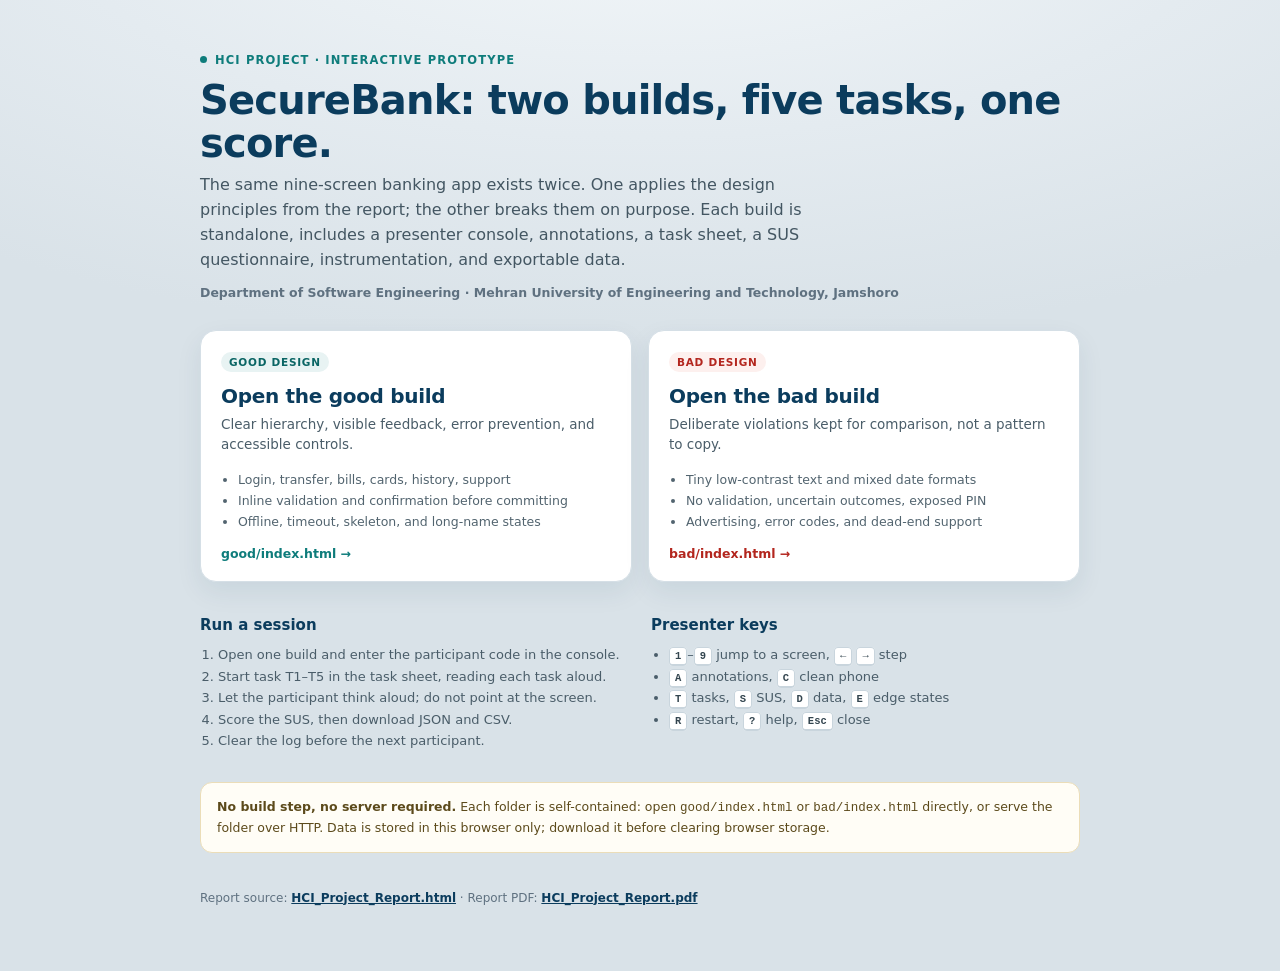
<file: index.html>
<!doctype html>
<html lang="en">
<head>
<meta charset="utf-8">
<meta name="viewport" content="width=device-width, initial-scale=1">
<title>SecureBank · HCI prototype builds</title>
<style>
  :root {
    --navy: #0B3C5D;
    --teal: #0E7C7B;
    --red: #B3261E;
    --ink: #16242E;
    --muted: #5F7180;
    --line: #D5DFE6;
  }
  * { box-sizing: border-box; }
  body {
    margin: 0;
    min-height: 100vh;
    padding: 48px 24px 64px;
    background: radial-gradient(1100px 460px at 50% -12%, #F4F8FA 0%, #E4EBF0 55%, #D9E2E8 100%);
    font-family: Lato, "Noto Sans", system-ui, sans-serif;
    color: var(--ink);
    -webkit-font-smoothing: antialiased;
  }
  main { max-width: 880px; margin: 0 auto; }
  .eyebrow {
    display: inline-flex; align-items: center; gap: 8px;
    font-size: 11.5px; font-weight: 800; letter-spacing: .1em;
    text-transform: uppercase; color: var(--teal);
  }
  .eyebrow i { width: 7px; height: 7px; border-radius: 50%; background: var(--teal); }
  h1 {
    margin: 12px 0 8px;
    font-size: 40px; line-height: 1.08; letter-spacing: -.8px; color: var(--navy);
  }
  .lede { margin: 0 0 8px; font-size: 16px; line-height: 1.55; color: #435662; max-width: 640px; }
  .meta { font-size: 12.5px; color: var(--muted); font-weight: 600; }

  .cards { display: grid; grid-template-columns: 1fr 1fr; gap: 16px; margin: 30px 0 10px; }
  .card {
    display: block; text-decoration: none; color: inherit;
    background: #fff; border: 1px solid var(--line); border-radius: 16px;
    padding: 20px; box-shadow: 0 10px 26px rgba(11, 60, 93, .08);
    transition: transform .15s ease, box-shadow .15s ease, border-color .15s;
  }
  .card:hover { transform: translateY(-2px); box-shadow: 0 16px 34px rgba(11,60,93,.14); border-color: #B7CBD6; }
  .card:focus-visible { outline: 3px solid var(--teal); outline-offset: 3px; }
  .tag {
    display: inline-block; font-size: 10.5px; font-weight: 800; letter-spacing: .07em;
    text-transform: uppercase; padding: 4px 8px; border-radius: 999px; margin-bottom: 12px;
  }
  .tag.good { background: #E8F3F3; color: #0A6564; }
  .tag.bad { background: #FDF0EE; color: var(--red); }
  .card h2 { margin: 0 0 6px; font-size: 20px; letter-spacing: -.3px; color: var(--navy); }
  .card p { margin: 0 0 14px; font-size: 13.5px; line-height: 1.5; color: #4A5D69; }
  .card ul { margin: 0; padding-left: 17px; font-size: 12.5px; line-height: 1.7; color: #52646F; }
  .go { margin-top: 14px; font-size: 12.5px; font-weight: 800; color: var(--teal); }
  .card.bad .go { color: var(--red); }

  section { margin-top: 34px; }
  h3 { margin: 0 0 10px; font-size: 15px; color: var(--navy); }
  .cols { display: grid; grid-template-columns: 1fr 1fr; gap: 22px; }
  ol, ul.plain { margin: 0; padding-left: 18px; font-size: 13px; line-height: 1.65; color: #4A5D69; }
  kbd {
    font: 700 10.5px/1 ui-monospace, SFMono-Regular, Menlo, monospace;
    background: #fff; border: 1px solid #C9D5DD; border-bottom-width: 2px;
    border-radius: 4px; padding: 2px 5px; color: #33454F;
  }
  .note {
    margin-top: 30px; padding: 14px 16px;
    background: #FFFDF6; border: 1px solid #EBDDB8; border-radius: 12px;
    font-size: 12.5px; line-height: 1.6; color: #5C4A1B;
  }
  footer { margin-top: 36px; font-size: 12px; color: var(--muted); line-height: 1.6; }
  footer a { color: var(--navy); font-weight: 700; }
  @media (max-width: 720px) {
    body { padding: 28px 16px 48px; }
    h1 { font-size: 30px; }
    .cards, .cols { grid-template-columns: 1fr; }
  }
</style>
</head>
<body>
<main>
  <span class="eyebrow"><i></i>HCI project · interactive prototype</span>
  <h1>SecureBank: two builds, five tasks, one score.</h1>
  <p class="lede">The same nine-screen banking app exists twice. One applies the design principles from the report; the other breaks them on purpose. Each build is standalone, includes a presenter console, annotations, a task sheet, a SUS questionnaire, instrumentation, and exportable data.</p>
  <p class="meta">Department of Software Engineering · Mehran University of Engineering and Technology, Jamshoro</p>

  <div class="cards">
    <a class="card good" href="good/index.html">
      <span class="tag good">Good design</span>
      <h2>Open the good build</h2>
      <p>Clear hierarchy, visible feedback, error prevention, and accessible controls.</p>
      <ul>
        <li>Login, transfer, bills, cards, history, support</li>
        <li>Inline validation and confirmation before committing</li>
        <li>Offline, timeout, skeleton, and long-name states</li>
      </ul>
      <div class="go">good/index.html →</div>
    </a>

    <a class="card bad" href="bad/index.html">
      <span class="tag bad">Bad design</span>
      <h2>Open the bad build</h2>
      <p>Deliberate violations kept for comparison, not a pattern to copy.</p>
      <ul>
        <li>Tiny low-contrast text and mixed date formats</li>
        <li>No validation, uncertain outcomes, exposed PIN</li>
        <li>Advertising, error codes, and dead-end support</li>
      </ul>
      <div class="go">bad/index.html →</div>
    </a>
  </div>

  <section class="cols">
    <div>
      <h3>Run a session</h3>
      <ol>
        <li>Open one build and enter the participant code in the console.</li>
        <li>Start task T1–T5 in the task sheet, reading each task aloud.</li>
        <li>Let the participant think aloud; do not point at the screen.</li>
        <li>Score the SUS, then download JSON and CSV.</li>
        <li>Clear the log before the next participant.</li>
      </ol>
    </div>
    <div>
      <h3>Presenter keys</h3>
      <ul class="plain">
        <li><kbd>1</kbd>–<kbd>9</kbd> jump to a screen, <kbd>←</kbd> <kbd>→</kbd> step</li>
        <li><kbd>A</kbd> annotations, <kbd>C</kbd> clean phone</li>
        <li><kbd>T</kbd> tasks, <kbd>S</kbd> SUS, <kbd>D</kbd> data, <kbd>E</kbd> edge states</li>
        <li><kbd>R</kbd> restart, <kbd>?</kbd> help, <kbd>Esc</kbd> close</li>
      </ul>
    </div>
  </section>

  <div class="note">
    <b>No build step, no server required.</b> Each folder is self-contained: open <code>good/index.html</code> or <code>bad/index.html</code> directly, or serve the folder over HTTP. Data is stored in this browser only; download it before clearing browser storage.
  </div>

  <footer>
    Report source: <a href="report/HCI_Project_Report.html">HCI_Project_Report.html</a> ·
    Report PDF: <a href="report/HCI_Project_Report.pdf">HCI_Project_Report.pdf</a><br>
  </footer>
</main>
</body>
</html>
</file>
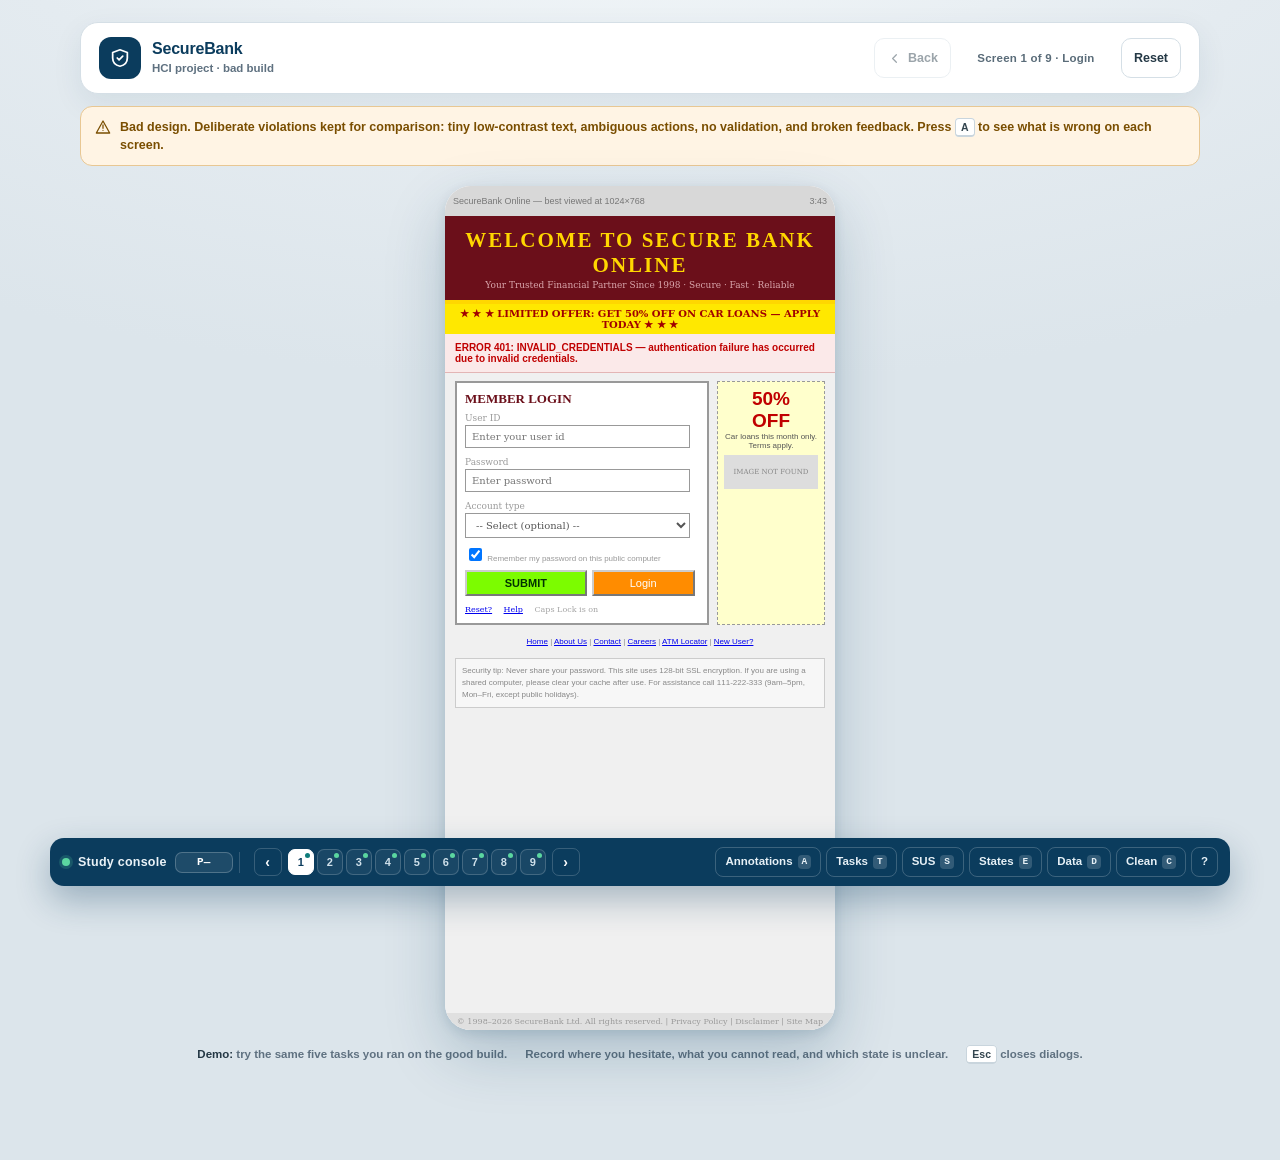
<file: bad/index.html>
<!DOCTYPE html>

<html class="app-root" lang="en">
<head>
<meta charset="utf-8"/>
<meta content="width=device-width, initial-scale=1" name="viewport"/>
<title>SecureBank · Bad design</title>
<link href="app.css" rel="stylesheet"/>
<link href="study.css" rel="stylesheet"/></head>
<body class="app">
<a class="skip" href="#phone">Skip to the prototype</a>
<svg aria-hidden="true" height="0" style="position:absolute" width="0"><defs>
<symbol id="i-shield" viewbox="0 0 24 24"><path d="M12 3 4 6v6c0 5 3.5 8 8 9 4.5-1 8-4 8-9V6l-8-3Z"></path><path d="m9 12 2 2 4-4"></path></symbol>
<symbol id="i-user" viewbox="0 0 24 24"><circle cx="12" cy="8" r="4"></circle><path d="M4 21c0-4 4-6 8-6s8 2 8 6"></path></symbol>
<symbol id="i-lock" viewbox="0 0 24 24"><rect height="11" rx="2" width="16" x="4" y="10"></rect><path d="M8 10V7a4 4 0 0 1 8 0v3"></path></symbol>
<symbol id="i-eye" viewbox="0 0 24 24"><path d="M2 12s4-7 10-7 10 7 10 7-4 7-10 7S2 12 2 12Z"></path><circle cx="12" cy="12" r="3"></circle></symbol>
<symbol id="i-alert" viewbox="0 0 24 24"><path d="M12 3 2 21h20L12 3Z"></path><path d="M12 9v5M12 17h.01"></path></symbol>
<symbol id="i-finger" viewbox="0 0 24 24"><path d="M12 3a7 7 0 0 0-7 7v3M12 3a7 7 0 0 1 7 7v5M8 14v3a4 4 0 0 0 8 0v-1M12 8a2 2 0 0 0-2 2v5"></path></symbol>
<symbol id="i-home" viewbox="0 0 24 24"><path d="M3 10.5 12 3l9 7.5"></path><path d="M5 9.5V21h14V9.5"></path></symbol>
<symbol id="i-swap" viewbox="0 0 24 24"><path d="M7 7h13l-3-3M17 17H4l3 3"></path></symbol>
<symbol id="i-card" viewbox="0 0 24 24"><rect height="14" rx="2" width="20" x="2" y="5"></rect><path d="M2 10h20"></path></symbol>
<symbol id="i-chat" viewbox="0 0 24 24"><path d="M21 12a8 8 0 0 1-8 8H7l-4 3V12a8 8 0 0 1 8-8h2a8 8 0 0 1 8 8Z"></path></symbol>
<symbol id="i-bell" viewbox="0 0 24 24"><path d="M18 8a6 6 0 1 0-12 0c0 7-3 7-3 9h18c0-2-3-2-3-9"></path><path d="M10 21h4"></path></symbol>
<symbol id="i-up" viewbox="0 0 24 24"><path d="M7 17 17 7M8 7h9v9"></path></symbol>
<symbol id="i-down" viewbox="0 0 24 24"><path d="M17 7 7 17M16 17H7V8"></path></symbol>
<symbol id="i-qr" viewbox="0 0 24 24"><rect height="7" width="7" x="3" y="3"></rect><rect height="7" width="7" x="14" y="3"></rect><rect height="7" width="7" x="3" y="14"></rect><path d="M14 14h3v3h-3zM20 14v3M14 20h3"></path></symbol>
<symbol id="i-bolt" viewbox="0 0 24 24"><path d="M13 2 4 14h6l-1 8 9-12h-6l1-8Z"></path></symbol>
<symbol id="i-bill" viewbox="0 0 24 24"><path d="M6 3h12v18l-3-2-3 2-3-2-3 2V3Z"></path><path d="M9 8h6M9 12h6"></path></symbol>
<symbol id="i-search" viewbox="0 0 24 24"><circle cx="11" cy="11" r="7"></circle><path d="m20 20-3.5-3.5"></path></symbol>
<symbol id="i-filter" viewbox="0 0 24 24"><path d="M3 5h18M6 12h12M10 19h4"></path></symbol>
<symbol id="i-download" viewbox="0 0 24 24"><path d="M12 3v12M7 10l5 5 5-5M4 21h16"></path></symbol>
<symbol id="i-back" viewbox="0 0 24 24"><path d="M15 18l-6-6 6-6"></path></symbol>
<symbol id="i-chev" viewbox="0 0 24 24"><path d="M9 18l6-6-6-6"></path></symbol>
<symbol id="i-check" viewbox="0 0 24 24"><path d="M20 6 9 17l-5-5"></path></symbol>
<symbol id="i-checkc" viewbox="0 0 24 24"><circle cx="12" cy="12" r="9"></circle><path d="m8 12 3 3 5-6"></path></symbol>
<symbol id="i-clock" viewbox="0 0 24 24"><circle cx="12" cy="12" r="9"></circle><path d="M12 7v5l3 2"></path></symbol>
<symbol id="i-snow" viewbox="0 0 24 24"><path d="M12 2v20M4 7l16 10M20 7 4 17M8 4l4 4 4-4M8 20l4-4 4 4"></path></symbol>
<symbol id="i-plus" viewbox="0 0 24 24"><path d="M12 5v14M5 12h14"></path></symbol>
<symbol id="i-globe" viewbox="0 0 24 24"><circle cx="12" cy="12" r="9"></circle><path d="M3 12h18M12 3a15 15 0 0 1 0 18 15 15 0 0 1 0-18Z"></path></symbol>
<symbol id="i-textsize" viewbox="0 0 24 24"><path d="M4 7V5h9v2M8.5 5v14M6 19h5M14 12v-2h7v2M17.5 10v9M15.5 19h4"></path></symbol>
<symbol id="i-contrast" viewbox="0 0 24 24"><circle cx="12" cy="12" r="9"></circle><path d="M12 3v18"></path><path d="M12 3a9 9 0 0 1 0 18" fill="currentColor" stroke="none"></path></symbol>
<symbol id="i-motion" viewbox="0 0 24 24"><path d="M4 12h10M10 8l4 4-4 4M18 5v14"></path></symbol>
<symbol id="i-logout" viewbox="0 0 24 24"><path d="M9 21H5a2 2 0 0 1-2-2V5a2 2 0 0 1 2-2h4M16 17l5-5-5-5M21 12H9"></path></symbol>
<symbol id="i-send" viewbox="0 0 24 24"><path d="M22 2 11 13M22 2l-7 20-4-9-9-4 20-7Z"></path></symbol>
<symbol id="i-clip" viewbox="0 0 24 24"><path d="m21 11-9 9a5 5 0 0 1-7-7l9-9a3.5 3.5 0 0 1 5 5l-9 9a2 2 0 0 1-3-3l8-8"></path></symbol>
<symbol id="i-headset" viewbox="0 0 24 24"><path d="M4 14v-2a8 8 0 0 1 16 0v2"></path><path d="M4 14h3v6H5a1 1 0 0 1-1-1v-5ZM20 14h-3v6h2a1 1 0 0 0 1-1v-5Z"></path><path d="M17 20a4 4 0 0 1-4 2h-1"></path></symbol>
<symbol id="i-bank" viewbox="0 0 24 24"><path d="M3 10 12 4l9 6M5 10v8M19 10v8M3 21h18M9 21v-5h6v5"></path></symbol>
<symbol id="i-info" viewbox="0 0 24 24"><circle cx="12" cy="12" r="9"></circle><path d="M12 11v5M12 8h.01"></path></symbol>
<symbol id="i-more" viewbox="0 0 24 24"><circle cx="5" cy="12" fill="currentColor" r="1.4" stroke="none"></circle><circle cx="12" cy="12" fill="currentColor" r="1.4" stroke="none"></circle><circle cx="19" cy="12" fill="currentColor" r="1.4" stroke="none"></circle></symbol>
</defs></svg>
<header class="shell">
<div class="shell-brand">
<span aria-hidden="true" class="mark"><svg class="ic"><use href="#i-shield"></use></svg></span>
<div class="brandtext"><b>SecureBank</b><span>HCI project · bad build</span></div>
</div>
<div class="shell-controls">


<button class="shell-btn" disabled="" id="backBtn" type="button"><svg aria-hidden="true" class="ic sm"><use href="#i-back"></use></svg>Back</button>
<span class="screen-label" id="screenLabel">Screen 1 of 9 · Login</span>
<button class="shell-btn" id="resetBtn" type="button">Reset</button>
</div>
</header>
<div class="mode-note bad" id="modeNote"><svg aria-hidden="true" class="ic sm"><use href="#i-alert"></use></svg><span><b>Bad design.</b> Deliberate violations kept for comparison: tiny low-contrast text, ambiguous actions, no validation, and broken feedback. Press <kbd>A</kbd> to see what is wrong on each screen.</span></div>
<main class="stage">
<div aria-label="SecureBank phone prototype" class="phone" id="phone" tabindex="-1">

<div class="variant" hidden="" id="app-bad">
<section class="b" id="b1" style="background:#F0F0F0">
<div class="bsb"><span>SecureBank Online — best viewed at 1024×768</span><span>10/24/2026 9:41</span></div>
<div style="background:#6B0F1A;padding:12px 10px 10px;text-align:center;border-bottom:4px solid #FFD700">
<div style="font-family:'C059',serif;color:#FFD700;font-size:21px;font-weight:bold;letter-spacing:2px">WELCOME TO SECURE BANK ONLINE</div>
<div style="font-size:9px;color:#D9A6AC;margin-top:2px">Your Trusted Financial Partner Since 1998 · Secure · Fast · Reliable</div>
</div>
<div class="bmarq">★ ★ ★ LIMITED OFFER: GET 50% OFF ON CAR LOANS — APPLY TODAY ★ ★ ★</div>
<div style="padding:8px 10px;background:#FBE9E9;border-bottom:1px solid #E3B5B5">
<div style="font-family:Arial,sans-serif;color:#C00000;font-size:10px;font-weight:bold">ERROR 401: INVALID_CREDENTIALS — authentication failure has occurred due to invalid credentials.</div>
</div>
<div style="display:flex;padding:8px 10px;gap:8px">
<div style="flex:1;background:#fff;border:2px solid #999;padding:8px">
<div style="font-family:'C059',serif;font-size:13px;color:#6B0F1A;font-weight:bold;margin-bottom:6px">MEMBER LOGIN</div>
<div class="badlabel">User ID</div>
<input class="badfield" placeholder="Enter your user id" style="width:96%"/>
<div class="badlabel">Password</div>
<input class="badfield" placeholder="Enter password" style="width:96%"/>
<div class="badlabel">Account type</div>
<select class="badfield" style="width:96%"><option>-- Select (optional) --</option><option>Current</option><option>Savings</option></select>
<div style="font-family:Arial,sans-serif;font-size:8px;color:#999;margin:4px 0 6px"><input checked="" type="checkbox"/> Remember my password on this public computer</div>
<div style="display:flex;gap:5px;margin-top:6px">
<button class="badbtn" style="background:#7CFC00;color:#003300;font-weight:bold;width:52%">SUBMIT</button>
<button class="badbtn" style="background:#FF8C00;color:#fff;width:44%">Login</button>
</div>
<div style="margin-top:5px"><a style="font-size:8px;color:#0000EE;text-decoration:underline">Reset?</a>   <a style="font-size:8px;color:#0000EE;text-decoration:underline">Help</a>   <span class="btiny">Caps Lock is on</span></div>
</div>
<div style="width:108px;background:#FFFFCC;border:1px dashed #999;padding:6px;text-align:center">
<div style="font-size:19px;color:#C00000;font-family:Arial;font-weight:bold">50%<br/>OFF</div>
<div style="font-size:8px;color:#555;font-family:Arial">Car loans this month only. Terms apply.</div>
<div style="height:34px;background:#DDD;margin-top:5px;display:flex;align-items:center;justify-content:center;font-size:7px;color:#888">IMAGE NOT FOUND</div>
</div>
</div>
<div style="padding:4px 10px;font-family:Arial;font-size:8px;text-align:center">
<a style="color:#0000EE;text-decoration:underline">Home</a> | <a style="color:#0000EE;text-decoration:underline">About Us</a> | <a style="color:#0000EE;text-decoration:underline">Contact</a> | <a style="color:#0000EE;text-decoration:underline">Careers</a> | <a style="color:#0000EE;text-decoration:underline">ATM Locator</a> | <a style="color:#0000EE;text-decoration:underline">New User?</a>
</div>
<div style="margin:8px 10px;padding:6px;border:1px solid #CCC;background:#F7F7F7">
<div style="font-size:8px;color:#888;font-family:Arial;line-height:1.5">Security tip: Never share your password. This site uses 128-bit SSL encryption. If you are using a shared computer, please clear your cache after use. For assistance call 111-222-333 (9am–5pm, Mon–Fri, except public holidays).</div>
</div>
<div class="bfoot">© 1998–2026 SecureBank Ltd. All rights reserved. | Privacy Policy | Disclaimer | Site Map</div>
</section>
<section class="b" id="b2" style="background:#F4F4F4">
<div class="bsb"><span>SECURE BANK — MY ACCOUNT</span><span>9:41</span></div>
<div style="background:#003366;padding:6px 4px;font-family:Arial;font-size:8px;color:#fff;text-align:center;line-height:1.8">
<a style="color:#FFFF00;text-decoration:underline">Home</a> | <a style="color:#fff">Accounts</a> | <a style="color:#fff">Transfer</a> | <a style="color:#fff">Bills</a> | <a style="color:#fff">Cards</a> | <a style="color:#fff">Loans</a> | <a style="color:#fff">Offers</a> | <a style="color:#fff">Logout</a>
</div>
<div class="bmarq" style="font-size:9px">HOT: NEW SAVINGS PLAN 12% PROFIT RATE — CLICK HERE TO APPLY NOW!!!</div>
<div style="display:flex;gap:4px;padding:5px 6px">
<div style="flex:1;background:#FF0000;color:#FFFF00;font-family:Arial;font-size:8px;padding:5px;text-align:center;font-weight:bold;border:1px solid #900">EID OFFER<br/>CLICK NOW</div>
<div style="flex:1;background:#FFFF00;color:#000;font-family:Arial;font-size:8px;padding:5px;text-align:center;border:1px solid #999">PERSONAL LOAN<br/>UP TO 5M</div>
<div style="flex:1;background:#00CCFF;color:#003366;font-family:Arial;font-size:8px;padding:5px;text-align:center;border:1px solid #369">MOBILE APP<br/>COMING SOON</div>
</div>
<div style="padding:2px 6px 4px;font-family:Arial;font-size:8px;color:#666">Welcome back, AYESHA KHAN (Last login: 23/10/26 18:42 from unknown device)   <a style="color:#0000EE;text-decoration:underline">Not you?</a></div>
<div style="display:grid;grid-template-columns:repeat(4,1fr);gap:3px;padding:4px 6px">
<div style="background:#DFDFDF;border:1px solid #AAA;padding:5px 2px;text-align:center;font-family:Arial;font-size:7px">Balance<br/>Enquiry</div>
<div style="background:#DFDFDF;border:1px solid #AAA;padding:5px 2px;text-align:center;font-family:Arial;font-size:7px">Fund<br/>Transfer</div>
<div style="background:#DFDFDF;border:1px solid #AAA;padding:5px 2px;text-align:center;font-family:Arial;font-size:7px">Utility<br/>Bills</div>
<div style="background:#DFDFDF;border:1px solid #AAA;padding:5px 2px;text-align:center;font-family:Arial;font-size:7px">Mobile<br/>Topup</div>
<div style="background:#DFDFDF;border:1px solid #AAA;padding:5px 2px;text-align:center;font-family:Arial;font-size:7px">Credit<br/>Card</div>
<div style="background:#DFDFDF;border:1px solid #AAA;padding:5px 2px;text-align:center;font-family:Arial;font-size:7px">Debit<br/>Card</div>
<div style="background:#DFDFDF;border:1px solid #AAA;padding:5px 2px;text-align:center;font-family:Arial;font-size:7px">Statement<br/>Request</div>
<div style="background:#DFDFDF;border:1px solid #AAA;padding:5px 2px;text-align:center;font-family:Arial;font-size:7px">Cheque<br/>Book</div>
<div style="background:#DFDFDF;border:1px solid #AAA;padding:5px 2px;text-align:center;font-family:Arial;font-size:7px">Beneficiary<br/>List</div>
<div style="background:#DFDFDF;border:1px solid #AAA;padding:5px 2px;text-align:center;font-family:Arial;font-size:7px">Fixed<br/>Deposit</div>
<div style="background:#DFDFDF;border:1px solid #AAA;padding:5px 2px;text-align:center;font-family:Arial;font-size:7px">Loans<br/>&amp; Advances</div>
<div style="background:#DFDFDF;border:1px solid #AAA;padding:5px 2px;text-align:center;font-family:Arial;font-size:7px">Investment<br/>Plans</div>
<div style="background:#DFDFDF;border:1px solid #AAA;padding:5px 2px;text-align:center;font-family:Arial;font-size:7px">Complaint<br/>Form</div>
<div style="background:#DFDFDF;border:1px solid #AAA;padding:5px 2px;text-align:center;font-family:Arial;font-size:7px">Feedback<br/>&amp; Rating</div>
<div style="background:#DFDFDF;border:1px solid #AAA;padding:5px 2px;text-align:center;font-family:Arial;font-size:7px">Settings<br/>&amp; Prefs</div>
<div style="background:#FFCCCC;border:1px solid #900;padding:5px 2px;text-align:center;font-family:Arial;font-size:7px;color:#900">LOGOUT<br/>(all devices)</div>
</div>
<div style="padding:4px 6px;font-family:Arial;font-size:7px;color:#555;line-height:1.6">
<b>Quick balance:</b> PKR 245780.5 (as of 23 Oct)   <a style="color:#0000EE;text-decoration:underline">Refresh</a>   <a style="color:#0000EE;text-decoration:underline">Hide?</a>
</div>
<div style="margin:2px 6px;border:1px solid #999;background:#fff">
<div style="background:#C0C0C0;font-family:Arial;font-size:8px;padding:2px 4px;color:#333">Recent Transactions (Last 2)</div>
<div style="font-family:Arial;font-size:7.5px;padding:3px 4px;border-bottom:1px dotted #BBB;color:#666">24/10/2026   GROCERY MART   <span style="color:#FF0000;font-weight:bold">3250.00 CR</span></div>
<div style="font-family:Arial;font-size:7.5px;padding:3px 4px;color:#666">Oct 23, 2026   SALARY   <span style="color:#008000;font-weight:bold">85000 DR</span></div>
</div>
<div style="padding:4px 6px;font-family:Arial;font-size:7px;color:#888">Note: CR = credit, DR = debit (as per bank convention). Some transactions may take 24–48 hours to appear. <a style="color:#0000EE">View all 43</a></div>
<div class="badnav" style="font-size:7px"><span>BAL</span><span>TRF</span><span>BILL</span><span>CARD</span><span>LOAN</span><span>SET</span><span>OUT</span><span style="color:#0000EE">?</span></div>
</section>
<section class="b" id="b3" style="background:#EEF2F2">
<div class="bsb"><span>SECURE BANK</span><span>9:41</span></div>
<div style="background:#5A0F5A;color:#fff;padding:9px 8px;font-family:Arial;font-size:13px;font-weight:bold;text-align:center;letter-spacing:1px">FUND TRANSFER (DOMESTIC)</div>
<div style="background:#FFDD55;font-family:Arial;font-size:7.5px;padding:3px 6px;color:#663300">All fields marked * are mandatory unless optional. Charges may apply. Please read terms.</div>
<div style="padding:8px">
<div style="background:#fff;border:1px solid #999;padding:8px">
<div style="font-family:Arial;font-size:8px;color:#777;margin-bottom:4px">Step 1 of ?</div>
<div class="badlabel" style="font-size:8px;color:#666">AMOUNT (PKR) *</div>
<input class="badfield" placeholder="e.g. 15000" style="width:96%"/>
<div style="font-family:Arial;font-size:6.5px;color:#A0A0A0;margin-bottom:4px">Minimum 1, maximum 1,000,000. Fees may apply, see schedule.</div>
<div style="display:flex;gap:6px;align-items:flex-start">
<div style="flex:1"><div class="badlabel">Beneficiary Name *</div><input class="badfield" placeholder="Full name"/></div>
<div style="flex:1"><div class="badlabel">Account Number *</div><input class="badfield" placeholder="Account #"/></div>
</div>
<div style="display:flex;gap:6px;align-items:flex-start">
<div style="flex:1"><div class="badlabel">Bank</div><select class="badfield"><option>XYZ Bank (Default)</option><option>Other</option></select></div>
<div style="width:100px"><div class="badlabel">Branch Code</div><input class="badfield" placeholder="????"/></div>
</div>
<div class="badlabel">Purpose of Transfer</div>
<select class="badfield" style="width:96%"><option>-- Please select --</option><option>Family</option><option>Bills</option><option>Other</option></select>
<div class="badlabel">CNIC / ID (optional but required)</div>
<input class="badfield" placeholder="XXXXX-XXXXXXX-X" style="width:96%"/>
<div class="badlabel">Remarks</div>
<input class="badfield" placeholder="Remarks (max 20 chars)" style="width:96%"/>
<div style="font-family:Arial;font-size:6.5px;color:#999;margin-top:6px">Service charges: PKR 0.00 (subject to change without notice). Exchange rate applies for international transfers only. Please confirm beneficiary details; bank is not responsible for incorrect entries.</div>
<div style="display:flex;gap:4px;margin-top:8px;flex-wrap:wrap">
<button class="badbtn" style="background:#00AA00;color:#fff;font-size:9px">Submit</button>
<button class="badbtn" style="background:#0000CC;color:#fff;font-size:9px">Proceed</button>
<button class="badbtn" style="background:#FF9900;color:#000;font-size:9px">Continue</button>
<button class="badbtn" style="background:#DDD;color:#666;font-size:9px">Clear Form</button>
</div>
<div style="margin-top:5px"><a style="font-size:7px;color:#0000EE;text-decoration:underline">Save as beneficiary</a>   <span class="btiny">(auto-checked)</span></div>
</div>
<div style="margin-top:6px;background:#FFFFE0;border:1px solid #CCC;padding:5px;font-family:Arial;font-size:7px;color:#666">
<b>Did you know?</b> You can also transfer funds via SMS banking. Dial *123# and follow the menu. Standard SMS charges apply. T&amp;C apply.
    </div>
</div>
<div class="bfoot">SecureBank · Transfer module v2.1 · Support: 111-222-333</div>
</section>
<section class="b" id="b4" style="background:#E9E9E9">
<div class="bsb"><span>SECURE BANK — CONFIRMATION</span><span>9:41</span></div>
<div style="background:#7A0000;color:#FFD700;font-family:Arial;font-size:11px;padding:8px;text-align:center;font-weight:bold">TRANSACTION CONFIRMATION SCREEN</div>
<div style="background:#FFFF00;border-bottom:2px solid #CC0000;padding:5px 7px;font-family:Arial;font-size:8px;color:#CC0000;font-weight:bold">⚠ Transaction may or may not have completed. Please check your email. Do not close this window.</div>
<div style="padding:8px;filter:blur(.3px)">
<div style="background:#fff;border:1px solid #AAA;padding:8px;font-family:Arial;font-size:8px;color:#777">
<div style="font-size:9px;font-weight:bold;color:#333;margin-bottom:5px">Transfer details (summary not available)</div>
<div>Amount: 15000</div>
<div>To: ALI RAZA / 4412 / XYZ BANK</div>
<div>From: 0023</div>
<div>Fee: --</div>
<div>Total: ?</div>
<div style="margin-top:4px;color:#AAA">Date: 2026-10-24 09:41:12 GMT+5</div>
</div>
<div style="margin-top:6px;font-family:Arial;font-size:7px;color:#999">Reference number will be generated after completion (if any). Keep this window open until you receive a confirmation SMS, which may take up to 48 hours.</div>
</div>
<div style="position:absolute;left:26px;right:26px;top:240px;background:#fff;border:3px solid #333;box-shadow:6px 6px 0 #999;padding:10px">
<div style="background:#000080;color:#fff;font-family:Arial;font-size:10px;font-weight:bold;padding:3px 5px;margin:-10px -10px 8px">Message</div>
<div style="font-family:'C059',serif;font-size:12px;font-weight:bold;text-align:center;color:#333;margin:6px 0">ARE YOU SURE???</div>
<div style="font-family:Arial;font-size:8px;color:#777;text-align:center;line-height:1.5;margin-bottom:8px">Do you want to continue? Click Yes. Or No. If unsure click Maybe.<br/>This action cannot be undone (probably).</div>
<div style="display:flex;gap:4px;justify-content:center">
<button class="badbtn" style="background:#00AA00;color:#fff;font-size:9px;width:44px">Yes</button>
<button class="badbtn" style="background:#CC0000;color:#fff;font-size:9px;width:44px">No</button>
<button class="badbtn" style="background:#999;color:#fff;font-size:9px;width:52px">Maybe</button>
</div>
<div style="font-family:Arial;font-size:6.5px;color:#AAA;text-align:center;margin-top:6px">Ref: null · OTP sent to registered number (maybe) · Session 00:14</div>
</div>
<div style="position:absolute;left:0;right:0;bottom:26px;text-align:center;font-family:Arial;font-size:7px;color:#999">If this window does not close, press Alt+F4 or restart your computer.</div>
<div class="bfoot">SecureBank · Confirmation service</div>
</section>
<section class="b" id="b5" style="background:#FBFBFB">
<div class="bsb"><span>SECURE BANK</span><span>9:41</span></div>
<div style="background:#222;color:#FF6600;font-family:'C059',serif;font-size:14px;font-weight:bold;padding:7px;text-align:center;letter-spacing:1px">TRANSACTION HISTORY!!!!</div>
<div style="padding:5px 6px;font-family:Arial;font-size:7.5px;color:#777">Account: <select style="font-size:7px"><option>0023 (current)</option><option>8890 (savings)</option></select>   Period: <input style="width:52px;font-size:7px" value="all"/>   <button class="badbtn" style="font-size:7px;padding:1px 4px">GO</button></div>
<div style="margin:0 6px;border:1px solid #AAA;background:#fff;height:614px;overflow:hidden">
<div style="display:flex;background:#D0D0D0;font-family:Arial;font-size:7px;color:#444;padding:3px 4px;border-bottom:1px solid #999"><span style="width:78px">DATE</span><span style="flex:1">DESCRIPTION</span><span style="width:60px;text-align:right">AMOUNT</span><span style="width:16px">S</span></div>
<div style="font-family:Arial;font-size:7.5px;color:#666;line-height:2.05">
<div style="padding:2px 4px;border-bottom:1px dotted #DDD">24/10/26   GROCERY MART KHI   <span style="float:right">3250.00</span> <span style="color:#F00">●</span></div>
<div style="padding:2px 4px;border-bottom:1px dotted #DDD">Oct 24, 2026   ALI RAZA TRANSFER   <span style="float:right">12000.00</span> <span style="color:#0A0">●</span></div>
<div style="padding:2px 4px;border-bottom:1px dotted #DDD">23-10-2026   K-ELECTRIC BILL   <span style="float:right">8420.00</span> <span style="color:#F00">●</span></div>
<div style="padding:2px 4px;border-bottom:1px dotted #DDD">Yesterday   SALARY CREDIT   <span style="float:right">85000.00</span> <span style="color:#0A0">●</span></div>
<div style="padding:2px 4px;border-bottom:1px dotted #DDD">23/10/26   FOODPANDA   <span style="float:right">1780.00</span> <span style="color:#F00">●</span></div>
<div style="padding:2px 4px;border-bottom:1px dotted #DDD">10/23/2026   REFUND DARAZ   <span style="float:right">2499.00</span> <span style="color:#0A0">●</span></div>
<div style="padding:2px 4px;border-bottom:1px dotted #DDD">22 Oct   ATM CASH WDL   <span style="float:right">5000.00</span> <span style="color:#F00">●</span></div>
<div style="padding:2px 4px;border-bottom:1px dotted #DDD">22/10/2026   EASYPAISA TOPUP   <span style="float:right">1000.00</span> <span style="color:#F00">●</span></div>
<div style="padding:2px 4px;border-bottom:1px dotted #DDD">2026-10-21   UBER RIDE   <span style="float:right">640.00</span> <span style="color:#F00">●</span></div>
<div style="padding:2px 4px;border-bottom:1px dotted #DDD">21 Oct   CHEQUE CLEARING   <span style="float:right">15000.00</span> <span style="color:#F00">●</span></div>
<div style="padding:2px 4px;border-bottom:1px dotted #DDD">Oct 20   NETFLIX SUBSCRIPTION   <span style="float:right">1100.00</span> <span style="color:#F00">●</span></div>
<div style="padding:2px 4px;border-bottom:1px dotted #DDD">20/10/26   SALARY ADVANCE   <span style="float:right">20000.00</span> <span style="color:#F00">●</span></div>
<div style="padding:2px 4px;border-bottom:1px dotted #DDD">19-10-2026   KFC CLIFTON   <span style="float:right">2340.00</span> <span style="color:#F00">●</span></div>
<div style="padding:2px 4px;border-bottom:1px dotted #DDD">19 Oct   BILL PAYMENT PTCL   <span style="float:right">4150.00</span> <span style="color:#F00">●</span></div>
<div style="padding:2px 4px;border-bottom:1px dotted #DDD">18/10/26   TRANSFER FROM HBL   <span style="float:right">30000.00</span> <span style="color:#0A0">●</span></div>
<div style="padding:2px 4px;border-bottom:1px dotted #DDD">Oct 18   SHOPPING MALL   <span style="float:right">7650.00</span> <span style="color:#F00">●</span></div>
<div style="padding:2px 4px;border-bottom:1px dotted #DDD">17/10/2026   FUEL STATION   <span style="float:right">4500.00</span> <span style="color:#F00">●</span></div>
<div style="padding:2px 4px;border-bottom:1px dotted #DDD">17 Oct   MOBILE TOPUP   <span style="float:right">500.00</span> <span style="color:#F00">●</span></div>
<div style="padding:2px 4px;border-bottom:1px dotted #DDD">16/10/26   PHARMACY   <span style="float:right">980.00</span> <span style="color:#F00">●</span></div>
<div style="padding:2px 4px;border-bottom:1px dotted #DDD">15-10-2026   WATER BILL   <span style="float:right">1200.00</span> <span style="color:#F00">●</span></div>
<div style="padding:2px 4px;border-bottom:1px dotted #DDD">15 Oct   BANK CHARGES   <span style="float:right">250.00</span> <span style="color:#F00">●</span></div>
<div style="padding:2px 4px;border-bottom:1px dotted #DDD">14/10/26   INWARD REMITTANCE   <span style="float:right">45000.00</span> <span style="color:#0A0">●</span></div>
</div>
<div style="text-align:center;padding:6px"><button class="badbtn" disabled="" style="font-size:7px;color:#BBB">Loading...</button></div>
</div>
<div class="bfoot">Page 1 of many · Dates may appear in different formats · ● green = money in, ● red = money out</div>
</section>
<section class="b" id="b6" style="background:#F7F7F7">
<div class="bsb"><span>SECURE BANK</span><span>9:41</span></div>
<div style="background:#116611;color:#fff;font-family:Arial;font-size:13px;font-weight:bold;padding:8px;text-align:center">BILL PAYMENT</div>
<div style="padding:8px;position:relative">
<div style="font-family:Arial;font-size:8px;color:#777;margin-bottom:3px">Select Company:</div>
<select style="width:97%;font-family:Arial;font-size:8px;padding:4px;border:1px solid #999"><option>-- Select a company --</option></select>
<div style="position:absolute;left:8px;right:8px;top:38px;background:#fff;border:1px solid #666;height:288px;overflow:hidden;font-family:Arial;font-size:8px;color:#555;z-index:5">
<div style="padding:3px 5px;border-bottom:1px solid #EEE">-- Select a company --</div>
<div style="padding:3px 5px;border-bottom:1px solid #EEE">K-Electric (Karachi)</div>
<div style="padding:3px 5px;border-bottom:1px solid #EEE">K-Electric (Hyderabad)</div>
<div style="padding:3px 5px;border-bottom:1px solid #EEE">K-Electric (Sukkur)</div>
<div style="padding:3px 5px;border-bottom:1px solid #EEE">SSGC Gas</div>
<div style="padding:3px 5px;border-bottom:1px solid #EEE">SNGPL Gas</div>
<div style="padding:3px 5px;border-bottom:1px solid #EEE">PTCL</div>
<div style="padding:3px 5px;border-bottom:1px solid #EEE">StormFiber</div>
<div style="padding:3px 5px;border-bottom:1px solid #EEE">Nayatel</div>
<div style="padding:3px 5px;border-bottom:1px solid #EEE">Jazz</div>
<div style="padding:3px 5px;border-bottom:1px solid #EEE">Zong</div>
<div style="padding:3px 5px;border-bottom:1px solid #EEE">Telenor</div>
<div style="padding:3px 5px;border-bottom:1px solid #EEE">Ufone</div>
<div style="padding:3px 5px;border-bottom:1px solid #EEE">Water Board</div>
<div style="padding:3px 5px;border-bottom:1px solid #EEE">K-Electric (Karachi) [duplicate]</div>
<div style="padding:3px 5px;border-bottom:1px solid #EEE">Other / Not Listed</div>
<div style="padding:3px 5px;color:#AAA">... scroll for 45 more ...</div>
</div>
<div style="margin-top:300px">
<div class="badlabel">Consumer No:</div>
<input class="badfield" placeholder="Enter number" style="width:97%"/>
<div class="badlabel">Amount:</div>
<input class="badfield" placeholder="0.00" style="width:55%"/>
<div style="font-family:Arial;font-size:6px;color:#AAA;margin:2px 0 5px">Due date: 27/10/26 (maybe) · Service fee PKR 0 (subject to change) · Late fee may apply · Verify bill before paying</div>
<div style="font-family:Arial;font-size:6.5px;color:#888"><input checked="" type="checkbox"/> AutoPay is enabled by default (uncheck to disable — not recommended)</div>
<div style="margin-top:8px"><button class="badbtn" style="background:#F5F0E1;color:#FFFDF5;border:1px solid #E8E0C8;font-size:9px;width:90px">PAY</button> <span class="btiny">or press Enter twice</span></div>
</div>
<div style="margin-top:10px;background:#E8F4E8;border:1px solid #9C9;padding:5px;font-family:Arial;font-size:6.5px;color:#666">Billers are listed alphabetically. If your biller is not listed, choose "Other" and enter details manually. Payments may take 3–5 working days. No receipt will be generated.</div>
</div>
<div class="bfoot">SecureBank Bill Payment · v1.0 · For complaints call 111-222-333</div>
</section>
<section class="b" id="b7" style="background:#F2F2F2">
<div class="bsb"><span>SECURE BANK</span><span>9:41</span></div>
<div style="background:#330066;color:#FFCC00;font-family:Arial;font-size:12px;font-weight:bold;padding:8px;text-align:center">CARD MANAGEMENT</div>
<div style="margin:8px;background:linear-gradient(120deg,#6600CC,#CC0066 60%,#FF3300);padding:10px;color:#ffd;position:relative;min-height:150px">
<div style="font-family:Arial;font-size:8px;color:#FFE;letter-spacing:1px">SECURE BANK</div>
<div style="font-family:'DejaVu Serif',serif;font-size:9px;color:#DDD;margin-top:2px">Platinum Debit Card · 24/7 Support</div>
<div style="font-family:'Courier New',monospace;font-size:15px;letter-spacing:1px;color:#FFF;margin-top:26px">1234 5678 9012 4412</div>
<div style="display:flex;justify-content:space-between;font-family:Arial;font-size:8px;color:#EEE;margin-top:12px"><span>AYESHA KHAN</span><span>09/29</span><span>VISA</span></div>
<div style="position:absolute;right:8px;bottom:6px;font-family:Arial;font-size:7px;color:#FFC">PIN: 4412</div>
</div>
<div style="margin:0 8px;font-family:Arial;font-size:7px;color:#888">Card status: ACTIVE (or maybe blocked — check with branch). Limit: PKR 50,000/day (approx).</div>
<div style="display:flex;flex-wrap:wrap;gap:4px;padding:8px">
<button class="badbtn" style="background:#CCCCCC;color:#777;font-size:7px">SHOW PIN</button>
<button class="badbtn" style="background:#CC0000;color:#FFDDDD;font-size:7px">BLOCK CARD</button>
<button class="badbtn" style="background:#BBBBBB;color:#999;font-size:7px">UNBLOCK?</button>
<button class="badbtn" style="background:#FF9900;color:#663300;font-size:7px">Freeze / Disable / Lock</button>
</div>
<div style="margin:0 8px 8px;background:#fff;border:1px solid #AAA;padding:6px">
<div style="font-family:Arial;font-size:7px;color:#777;margin-bottom:4px">Security settings (labels unavailable)</div>
<div style="display:flex;align-items:center;justify-content:space-between;font-family:Arial;font-size:7px;color:#888;border-bottom:1px dotted #CCC;padding:5px 0">
<span>ON   <span style="color:#BBB">(online)</span></span><span style="display:inline-block;width:32px;height:14px;background:#888;border:1px solid #555;position:relative"><i style="position:absolute;left:1px;top:1px;width:11px;height:10px;background:#CCC;display:block"></i></span>
</div>
<div style="display:flex;align-items:center;justify-content:space-between;font-family:Arial;font-size:7px;color:#888;border-bottom:1px dotted #CCC;padding:5px 0">
<span>ON   <span style="color:#BBB">(contactless)</span></span><span style="display:inline-block;width:32px;height:14px;background:#888;border:1px solid #555;position:relative"><i style="position:absolute;left:18px;top:1px;width:11px;height:10px;background:#CCC;display:block"></i></span>
</div>
<div style="display:flex;align-items:center;justify-content:space-between;font-family:Arial;font-size:7px;color:#888;padding:5px 0">
<span>ON   <span style="color:#BBB">(international, maybe off)</span></span><span style="display:inline-block;width:32px;height:14px;background:#888;border:1px solid #555;position:relative"><i style="position:absolute;left:1px;top:1px;width:11px;height:10px;background:#CCC;display:block"></i></span>
</div>
</div>
<div style="margin:0 8px;font-family:Arial;font-size:6.5px;color:#999">FAQs: To report a lost card, visit your nearest branch during working hours (9am–5pm). After hours, call 111-222-333 and wait for an agent. You may also email cards@securebank.example (response within 5 working days). Do not share your PIN with anyone. We will never ask for your PIN — except when we do.</div>
<div style="margin:8px;text-align:center"><a style="font-family:Arial;font-size:7px;color:#0000EE;text-decoration:underline">Change PIN</a>  |  <a style="font-family:Arial;font-size:7px;color:#0000EE;text-decoration:underline">Report Lost</a>  |  <a style="font-family:Arial;font-size:7px;color:#0000EE;text-decoration:underline">Replace Card</a></div>
<div class="bfoot">Card services are subject to terms. Charges apply. Errors and omissions excepted.</div>
</section>
<section class="b" id="b8" style="background:#FAFAFA">
<div class="bsb"><span>SECURE BANK</span><span>9:41</span></div>
<div style="background:#333;color:#FFF;font-family:'C059',serif;font-size:14px;padding:7px 8px;text-align:center;font-weight:bold">SETTINGS</div>
<div style="padding:6px 8px;background:#DFDFDF;border-bottom:1px solid #AAA;display:flex;justify-content:space-between;align-items:center">
<span style="font-family:Arial;font-size:7px;color:#777">Changes may or may not be saved</span>
<button class="badbtn" style="background:#008000;color:#fff;font-size:8px">SAVE</button>
</div>
<div style="margin:6px 8px;border:1px solid #AAA;background:#fff;font-family:Arial;font-size:8px;color:#666;line-height:1.9">
<div style="padding:3px 5px;border-bottom:1px solid #EEE"><a style="color:#0000EE;text-decoration:underline">Change Password</a></div>
<div style="padding:3px 5px;border-bottom:1px solid #EEE"><a style="color:#0000EE;text-decoration:underline">Log Out</a>    <a style="color:#CC0000;text-decoration:underline">Delete Account</a></div>
<div style="padding:3px 5px;border-bottom:1px solid #EEE">Language   <select style="font-size:7px"><option>English</option><option>اردو</option><option>Roman Urdu</option></select></div>
<div style="padding:3px 5px;border-bottom:1px solid #EEE">Font size: <input style="width:80px;vertical-align:middle" type="range"/> <span style="font-size:6px;color:#AAA">(default)</span></div>
<div style="padding:3px 5px;border-bottom:1px solid #EEE"><input type="checkbox"/> High Contrast (coming soon)</div>
<div style="padding:3px 5px;border-bottom:1px solid #EEE"><input checked="" type="checkbox"/> Enable notifications</div>
<div style="padding:3px 5px;border-bottom:1px solid #EEE"><input checked="" type="checkbox"/> Enable notifications (SMS)</div>
<div style="padding:3px 5px;border-bottom:1px solid #EEE"><input type="checkbox"/> Enable notifications (email)</div>
<div style="padding:3px 5px;border-bottom:1px solid #EEE">Theme   <select style="font-size:7px"><option>Default</option><option>Classic</option><option>Dark (beta)</option></select></div>
<div style="padding:3px 5px;border-bottom:1px solid #EEE">Time zone   <select style="font-size:7px"><option>GMT+5</option><option>GMT</option></select></div>
<div style="padding:3px 5px;border-bottom:1px solid #EEE">Currency   <select style="font-size:7px"><option>PKR</option><option>USD</option></select></div>
<div style="padding:3px 5px;border-bottom:1px solid #EEE">Date format   <select style="font-size:7px"><option>DD/MM/YY</option><option>MM/DD/YY</option></select></div>
<div style="padding:3px 5px;border-bottom:1px solid #EEE">Statement delivery   <select style="font-size:7px"><option>Email</option><option>Post</option></select></div>
<div style="padding:3px 5px;border-bottom:1px solid #EEE">Linked accounts   <a style="color:#0000EE">Manage</a></div>
<div style="padding:3px 5px;border-bottom:1px solid #EEE">Beneficiaries   <a style="color:#0000EE">Manage</a></div>
<div style="padding:3px 5px;border-bottom:1px solid #EEE">Two-factor authentication   <span style="color:#999">Status unknown</span></div>
<div style="padding:3px 5px;border-bottom:1px solid #EEE">Trusted devices   <a style="color:#0000EE">View (12)</a></div>
<div style="padding:3px 5px;border-bottom:1px solid #EEE">Privacy policy   <a style="color:#0000EE">Read</a></div>
<div style="padding:3px 5px;border-bottom:1px solid #EEE">Terms &amp; conditions   <a style="color:#0000EE">Read</a></div>
<div style="padding:3px 5px;border-bottom:1px solid #EEE">About SecureBank   <span style="color:#AAA">v1.0.3</span></div>
<div style="padding:3px 5px;border-bottom:1px solid #EEE">Help &amp; FAQs   <a style="color:#0000EE">Open</a></div>
<div style="padding:3px 5px;border-bottom:1px solid #EEE">Feedback   <a style="color:#0000EE">Send</a></div>
<div style="padding:3px 5px;border-bottom:1px solid #EEE">Rate this app   <span style="color:#AAA">★★★★★</span></div>
<div style="padding:3px 5px;border-bottom:1px solid #EEE">Clear cache   <a style="color:#0000EE">Clear</a></div>
<div style="padding:3px 5px;border-bottom:1px solid #EEE">Reset all settings   <a style="color:#CC0000">Reset</a></div>
<div style="padding:3px 5px;border-bottom:1px solid #EEE">Export data   <a style="color:#0000EE">Export</a></div>
<div style="padding:3px 5px;border-bottom:1px solid #EEE">Delete account   <a style="color:#CC0000;text-decoration:underline">Delete now</a></div>
<div style="padding:3px 5px;border-bottom:1px solid #EEE">Log out of all devices   <a style="color:#0000EE">Log out</a></div>
<div style="padding:3px 5px">Contact us   <span style="color:#AAA">111-222-333</span></div>
</div>
<div style="margin:6px 8px;font-family:Arial;font-size:7px;color:#AAA;border:1px dashed #CCC;padding:5px;height:60px">Settings are saved automatically when you press SAVE. Some settings may require restart. Some settings may not work. Some settings are not available in your region.</div>
<div class="bfoot">SecureBank settings screen · If a setting does not work, try again later.</div>
</section>
<section class="b" id="b9" style="background:#E8E8E8">
<div class="bsb"><span>SECURE BANK</span><span>9:41</span></div>
<div style="background:#003366;color:#fff;font-family:'C059',serif;font-size:14px;font-weight:bold;padding:8px;text-align:center">SUPPORT / HELP</div>
<div style="padding:8px">
<div style="font-family:Arial;font-size:8px;color:#666">Need help? Chat with us or email us. We are here to help.</div>
<button class="badbtn" style="background:#CCCCCC;color:#999;font-size:9px;margin-top:6px;width:96%;border:2px outset #EEE">Chat with us</button>
<div style="font-family:Arial;font-size:6.5px;color:#AAA;text-align:center;margin:2px 0 6px">Chat unavailable</div>
<div style="background:#fff;border:1px solid #999;height:430px;padding:6px;overflow:hidden;font-family:Arial;font-size:8px;color:#777">
<div style="text-align:center;color:#BBB;font-size:6.5px;margin-bottom:6px">SecureBank Support Chat</div>
<div style="background:#EEEEEE;border:1px solid #DDD;padding:4px;margin-bottom:4px">Hello. How may we help you?</div>
<div style="background:#EEEEEE;border:1px solid #DDD;padding:4px;margin-bottom:4px">My transfer is pending since morning.</div>
<div style="background:#EEEEEE;border:1px solid #DDD;padding:4px;margin-bottom:4px">Please wait. An agent will be with you shortly.</div>
<div style="background:#EEEEEE;border:1px solid #DDD;padding:4px;margin-bottom:4px">Hello? Are you there?</div>
<div style="background:#EEEEEE;border:1px solid #DDD;padding:4px;margin-bottom:4px">We are experiencing high volume. Please try again later.</div>
<div style="background:#EEEEEE;border:1px solid #DDD;padding:4px;margin-bottom:4px">Your message could not be sent. Retry?</div>
<div style="color:#CC0000;font-size:7px;margin-bottom:6px">Error: CHAT_SESSION_TIMEOUT (code 504)</div>
<div style="background:#EEEEEE;border:1px solid #DDD;padding:4px;margin-bottom:4px">Hello?</div>
<div style="background:#EEEEEE;border:1px solid #DDD;padding:4px;margin-bottom:4px">Is anyone there???</div>
<div style="background:#EEEEEE;border:1px solid #DDD;padding:4px;margin-bottom:4px">System: This chat has ended.</div>
<div style="margin-top:8px;color:#AAA;font-size:6.5px">Chat history will not be saved. A transcript will not be emailed.</div>
</div>
<div style="display:flex;gap:3px;margin-top:4px">
<input class="badfield" placeholder="Type here" style="flex:1;font-size:8px"/>
<button class="badbtn" style="background:#999;color:#DDD;font-size:8px">Send</button>
</div>
<div style="font-family:Arial;font-size:6.5px;color:#999;margin-top:3px">Input field may be hidden by keyboard. If send does not work, refresh the page (this will clear your chat).</div>
<div style="margin-top:8px;background:#FFFFCC;border:1px solid #DDD;padding:5px;font-family:Arial;font-size:7px;color:#666;text-align:center"><b style="color:#CC0000">GET 50% OFF</b> on home insurance this winter! <a style="color:#0000EE">Apply now</a></div>
<div style="margin-top:6px;font-family:Arial;font-size:6.5px;color:#888;text-align:center">Email: support@securebank.example (reply in 5–7 working days) · Phone: 111-222-333</div>
</div>
<div class="bfoot">SecureBank support portal · No ticket number is generated · Please do not refresh</div>
</section>
</div>
<div aria-live="polite" class="toast" hidden="" id="toast" role="status"></div>
<div id="modalRoot"></div>
</div>
</main>
<p class="stage-hint"><span><b>Demo:</b> try the same five tasks you ran on the good build.</span><span>Record where you hesitate, what you cannot read, and which state is unclear.</span><span><kbd>Esc</kbd> closes dialogs.</span></p>
<script>window.SINGLE_VARIANT = "bad";</script><script src="app.js"></script><script src="study.js"></script>
</body>
</html>
</file>
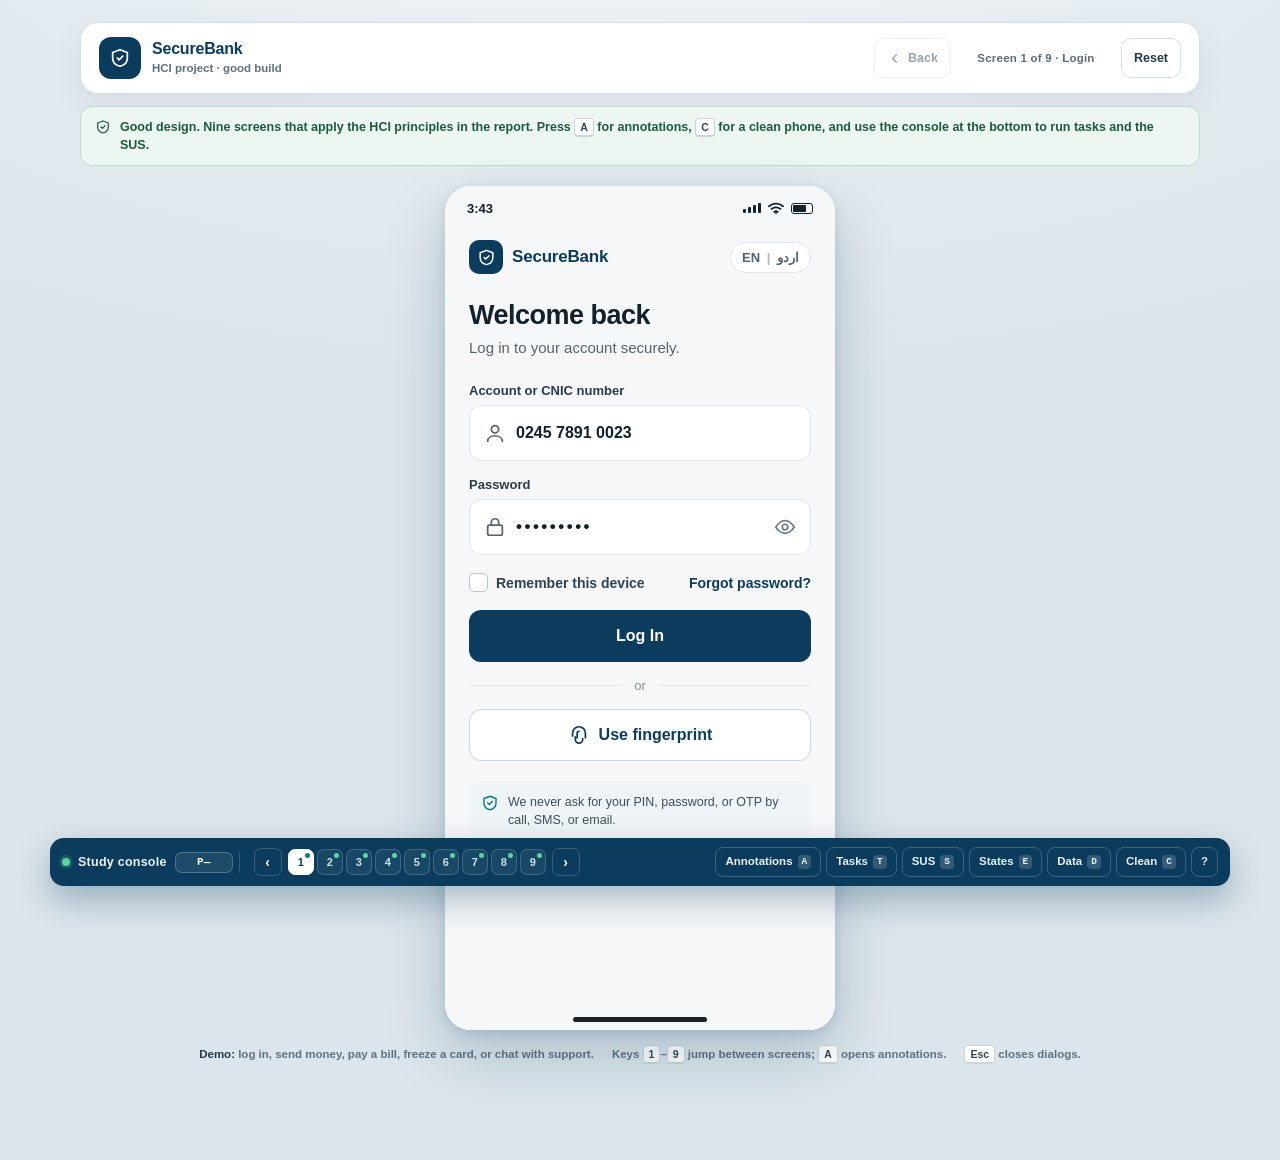
<file: good/index.html>
<!DOCTYPE html>

<html class="app-root" lang="en">
<head>
<meta charset="utf-8"/>
<meta content="width=device-width, initial-scale=1" name="viewport"/>
<title>SecureBank · Good design</title>
<link href="app.css" rel="stylesheet"/>
<link href="study.css" rel="stylesheet"/></head>
<body class="app">
<a class="skip" href="#phone">Skip to the prototype</a>
<svg aria-hidden="true" height="0" style="position:absolute" width="0"><defs>
<symbol id="i-shield" viewbox="0 0 24 24"><path d="M12 3 4 6v6c0 5 3.5 8 8 9 4.5-1 8-4 8-9V6l-8-3Z"></path><path d="m9 12 2 2 4-4"></path></symbol>
<symbol id="i-user" viewbox="0 0 24 24"><circle cx="12" cy="8" r="4"></circle><path d="M4 21c0-4 4-6 8-6s8 2 8 6"></path></symbol>
<symbol id="i-lock" viewbox="0 0 24 24"><rect height="11" rx="2" width="16" x="4" y="10"></rect><path d="M8 10V7a4 4 0 0 1 8 0v3"></path></symbol>
<symbol id="i-eye" viewbox="0 0 24 24"><path d="M2 12s4-7 10-7 10 7 10 7-4 7-10 7S2 12 2 12Z"></path><circle cx="12" cy="12" r="3"></circle></symbol>
<symbol id="i-alert" viewbox="0 0 24 24"><path d="M12 3 2 21h20L12 3Z"></path><path d="M12 9v5M12 17h.01"></path></symbol>
<symbol id="i-finger" viewbox="0 0 24 24"><path d="M12 3a7 7 0 0 0-7 7v3M12 3a7 7 0 0 1 7 7v5M8 14v3a4 4 0 0 0 8 0v-1M12 8a2 2 0 0 0-2 2v5"></path></symbol>
<symbol id="i-home" viewbox="0 0 24 24"><path d="M3 10.5 12 3l9 7.5"></path><path d="M5 9.5V21h14V9.5"></path></symbol>
<symbol id="i-swap" viewbox="0 0 24 24"><path d="M7 7h13l-3-3M17 17H4l3 3"></path></symbol>
<symbol id="i-card" viewbox="0 0 24 24"><rect height="14" rx="2" width="20" x="2" y="5"></rect><path d="M2 10h20"></path></symbol>
<symbol id="i-chat" viewbox="0 0 24 24"><path d="M21 12a8 8 0 0 1-8 8H7l-4 3V12a8 8 0 0 1 8-8h2a8 8 0 0 1 8 8Z"></path></symbol>
<symbol id="i-bell" viewbox="0 0 24 24"><path d="M18 8a6 6 0 1 0-12 0c0 7-3 7-3 9h18c0-2-3-2-3-9"></path><path d="M10 21h4"></path></symbol>
<symbol id="i-up" viewbox="0 0 24 24"><path d="M7 17 17 7M8 7h9v9"></path></symbol>
<symbol id="i-down" viewbox="0 0 24 24"><path d="M17 7 7 17M16 17H7V8"></path></symbol>
<symbol id="i-qr" viewbox="0 0 24 24"><rect height="7" width="7" x="3" y="3"></rect><rect height="7" width="7" x="14" y="3"></rect><rect height="7" width="7" x="3" y="14"></rect><path d="M14 14h3v3h-3zM20 14v3M14 20h3"></path></symbol>
<symbol id="i-bolt" viewbox="0 0 24 24"><path d="M13 2 4 14h6l-1 8 9-12h-6l1-8Z"></path></symbol>
<symbol id="i-bill" viewbox="0 0 24 24"><path d="M6 3h12v18l-3-2-3 2-3-2-3 2V3Z"></path><path d="M9 8h6M9 12h6"></path></symbol>
<symbol id="i-search" viewbox="0 0 24 24"><circle cx="11" cy="11" r="7"></circle><path d="m20 20-3.5-3.5"></path></symbol>
<symbol id="i-filter" viewbox="0 0 24 24"><path d="M3 5h18M6 12h12M10 19h4"></path></symbol>
<symbol id="i-download" viewbox="0 0 24 24"><path d="M12 3v12M7 10l5 5 5-5M4 21h16"></path></symbol>
<symbol id="i-back" viewbox="0 0 24 24"><path d="M15 18l-6-6 6-6"></path></symbol>
<symbol id="i-chev" viewbox="0 0 24 24"><path d="M9 18l6-6-6-6"></path></symbol>
<symbol id="i-check" viewbox="0 0 24 24"><path d="M20 6 9 17l-5-5"></path></symbol>
<symbol id="i-checkc" viewbox="0 0 24 24"><circle cx="12" cy="12" r="9"></circle><path d="m8 12 3 3 5-6"></path></symbol>
<symbol id="i-clock" viewbox="0 0 24 24"><circle cx="12" cy="12" r="9"></circle><path d="M12 7v5l3 2"></path></symbol>
<symbol id="i-snow" viewbox="0 0 24 24"><path d="M12 2v20M4 7l16 10M20 7 4 17M8 4l4 4 4-4M8 20l4-4 4 4"></path></symbol>
<symbol id="i-plus" viewbox="0 0 24 24"><path d="M12 5v14M5 12h14"></path></symbol>
<symbol id="i-globe" viewbox="0 0 24 24"><circle cx="12" cy="12" r="9"></circle><path d="M3 12h18M12 3a15 15 0 0 1 0 18 15 15 0 0 1 0-18Z"></path></symbol>
<symbol id="i-textsize" viewbox="0 0 24 24"><path d="M4 7V5h9v2M8.5 5v14M6 19h5M14 12v-2h7v2M17.5 10v9M15.5 19h4"></path></symbol>
<symbol id="i-contrast" viewbox="0 0 24 24"><circle cx="12" cy="12" r="9"></circle><path d="M12 3v18"></path><path d="M12 3a9 9 0 0 1 0 18" fill="currentColor" stroke="none"></path></symbol>
<symbol id="i-motion" viewbox="0 0 24 24"><path d="M4 12h10M10 8l4 4-4 4M18 5v14"></path></symbol>
<symbol id="i-logout" viewbox="0 0 24 24"><path d="M9 21H5a2 2 0 0 1-2-2V5a2 2 0 0 1 2-2h4M16 17l5-5-5-5M21 12H9"></path></symbol>
<symbol id="i-send" viewbox="0 0 24 24"><path d="M22 2 11 13M22 2l-7 20-4-9-9-4 20-7Z"></path></symbol>
<symbol id="i-clip" viewbox="0 0 24 24"><path d="m21 11-9 9a5 5 0 0 1-7-7l9-9a3.5 3.5 0 0 1 5 5l-9 9a2 2 0 0 1-3-3l8-8"></path></symbol>
<symbol id="i-headset" viewbox="0 0 24 24"><path d="M4 14v-2a8 8 0 0 1 16 0v2"></path><path d="M4 14h3v6H5a1 1 0 0 1-1-1v-5ZM20 14h-3v6h2a1 1 0 0 0 1-1v-5Z"></path><path d="M17 20a4 4 0 0 1-4 2h-1"></path></symbol>
<symbol id="i-bank" viewbox="0 0 24 24"><path d="M3 10 12 4l9 6M5 10v8M19 10v8M3 21h18M9 21v-5h6v5"></path></symbol>
<symbol id="i-info" viewbox="0 0 24 24"><circle cx="12" cy="12" r="9"></circle><path d="M12 11v5M12 8h.01"></path></symbol>
<symbol id="i-more" viewbox="0 0 24 24"><circle cx="5" cy="12" fill="currentColor" r="1.4" stroke="none"></circle><circle cx="12" cy="12" fill="currentColor" r="1.4" stroke="none"></circle><circle cx="19" cy="12" fill="currentColor" r="1.4" stroke="none"></circle></symbol>
</defs></svg>
<header class="shell">
<div class="shell-brand">
<span aria-hidden="true" class="mark"><svg class="ic"><use href="#i-shield"></use></svg></span>
<div class="brandtext"><b>SecureBank</b><span>HCI project · good build</span></div>
</div>
<div class="shell-controls">


<button class="shell-btn" disabled="" id="backBtn" type="button"><svg aria-hidden="true" class="ic sm"><use href="#i-back"></use></svg>Back</button>
<span class="screen-label" id="screenLabel">Screen 1 of 9 · Login</span>
<button class="shell-btn" id="resetBtn" type="button">Reset</button>
</div>
</header>
<div class="mode-note good" id="modeNote"><svg aria-hidden="true" class="ic sm"><use href="#i-shield"></use></svg><span><b>Good design.</b> Nine screens that apply the HCI principles in the report. Press <kbd>A</kbd> for annotations, <kbd>C</kbd> for a clean phone, and use the console at the bottom to run tasks and the SUS.</span></div>
<main class="stage">
<div aria-label="SecureBank phone prototype" class="phone" id="phone" tabindex="-1">
<div class="variant" id="app-good">
<section class="g" id="g1">
<div class="sb"><span>9:41</span><div class="sys"><span class="sig"><i></i><i></i><i></i><i></i></span><svg class="wifi" viewbox="0 0 16 12"><path d="M1 4.2a11 11 0 0 1 14 0M3.6 7a7.5 7.5 0 0 1 8.8 0M6.2 9.7a3.8 3.8 0 0 1 3.6 0"></path><circle cx="8" cy="11" fill="currentColor" r="1" stroke="none"></circle></svg><span class="bat"><b></b></span></div></div>
<div class="body login">
<div class="brandrow">
<div class="brand"><span class="logo"><svg class="ic"><use href="#i-shield"></use></svg></span> SecureBank</div>
<div class="lang">EN <span>|</span> اردو</div>
</div>
<h1>Welcome back</h1>
<p class="sub">Log in to your account securely.</p>
<div class="fgroup">
<label>Account or CNIC number</label>
<div class="field"><svg class="ic muted"><use href="#i-user"></use></svg><span class="val">0245 7891 0023</span></div>
</div>
<div class="fgroup">
<label>Password</label>
<div class="field"><svg class="ic muted"><use href="#i-lock"></use></svg><span class="val dots">••••••••</span><svg class="ic eye"><use href="#i-eye"></use></svg></div>
<p aria-live="polite" class="err" role="alert"><svg aria-hidden="true" class="ic"><use href="#i-alert"></use></svg> Incorrect password. 2 attempts remaining.</p>
</div>
<div class="row between">
<span class="check"><span class="box"></span> Remember this device</span>
<a class="link">Forgot password?</a>
</div>
<button class="btn">Log In</button>
<div class="or"><span></span>or<span></span></div>
<button class="btn ghost"><svg class="ic"><use href="#i-finger"></use></svg> Use fingerprint</button>
<div class="secure"><svg class="ic"><use href="#i-shield"></use></svg><span>We never ask for your PIN, password, or OTP by call, SMS, or email.</span></div>
<p class="register">New to SecureBank? <a>Open an account</a></p>
</div>
<div class="homebar"></div>
</section>
<section class="g" id="g2">
<div class="sb"><span>9:41</span><div class="sys"><span class="sig"><i></i><i></i><i></i><i></i></span><svg class="wifi" viewbox="0 0 16 12"><path d="M1 4.2a11 11 0 0 1 14 0M3.6 7a7.5 7.5 0 0 1 8.8 0M6.2 9.7a3.8 3.8 0 0 1 3.6 0"></path><circle cx="8" cy="11" fill="currentColor" r="1" stroke="none"></circle></svg><span class="bat"><b></b></span></div></div>
<div class="greet">
<div><h1>Good morning, Ayesha</h1><p>Friday, 24 October 2026</p></div>
<div class="row">
<div class="bellwrap"><span class="iconbtn" style="border:0;background:transparent;width:32px"><svg class="ic" style="width:21px"><use href="#i-bell"></use></svg></span><i class="dot"></i></div>
<div class="avatar">AK</div>
</div>
</div>
<div class="balance">
<div class="balhead"><span>Total balance</span><svg class="ic eye" style="width:18px"><use href="#i-eye"></use></svg></div>
<div class="balnum">PKR 245,780.50</div>
<div class="balmeta"><i class="livedot"></i> Current account •• 0023 · Updated just now</div>
</div>
<div class="qa">
<a><span class="qic"><svg class="ic"><use href="#i-swap"></use></svg></span>Transfer</a>
<a><span class="qic"><svg class="ic"><use href="#i-bill"></use></svg></span>Pay bill</a>
<a><span class="qic"><svg class="ic"><use href="#i-qr"></use></svg></span>Scan QR</a>
<a><span class="qic"><svg class="ic"><use href="#i-bolt"></use></svg></span>Top-up</a>
</div>
<div class="billcard">
<span class="bic"><svg class="ic"><use href="#i-bolt"></use></svg></span>
<div><h4>Electricity bill due in 3 days</h4><p>K-Electric · PKR 8,420</p></div>
<button class="btn small">Pay now</button>
</div>
<div class="sec"><h3>Recent activity</h3><a>See all</a></div>
<div class="tx">
<div class="txrow"><span class="tico"><svg class="ic"><use href="#i-bank"></use></svg></span><div class="txmain"><b>Grocery Mart</b><span>Today · 10:24 AM</span></div><div class="txamt"><b>−PKR 3,250</b><small>Completed</small></div></div>
<div class="txrow"><span class="tico in"><svg class="ic"><use href="#i-down"></use></svg></span><div class="txmain"><b>Salary credit</b><span>Yesterday · 9:00 AM</span></div><div class="txamt"><b class="pos">+PKR 85,000</b><small>Completed</small></div></div>
<div class="txrow"><span class="tico"><svg class="ic"><use href="#i-bolt"></use></svg></span><div class="txmain"><b>K-Electric</b><span>23 Oct · 6:12 PM</span></div><div class="txamt"><b>−PKR 6,180</b><small>Completed</small></div></div>
</div>
<div class="nav">
<a class="on"><svg class="ic"><use href="#i-home"></use></svg>Home</a>
<a><svg class="ic"><use href="#i-swap"></use></svg>Payments</a>
<a><svg class="ic"><use href="#i-card"></use></svg>Cards</a>
<a><svg class="ic"><use href="#i-chat"></use></svg>Support</a>
<a><svg class="ic"><use href="#i-user"></use></svg>Profile</a>
</div>
<div class="homebar"></div>
</section>
<section class="g" id="g3">
<div class="sb"><span>9:41</span><div class="sys"><span class="sig"><i></i><i></i><i></i><i></i></span><svg class="wifi" viewbox="0 0 16 12"><path d="M1 4.2a11 11 0 0 1 14 0M3.6 7a7.5 7.5 0 0 1 8.8 0M6.2 9.7a3.8 3.8 0 0 1 3.6 0"></path><circle cx="8" cy="11" fill="currentColor" r="1" stroke="none"></circle></svg><span class="bat"><b></b></span></div></div>
<div class="top"><span class="iconbtn"><svg class="ic"><use href="#i-back"></use></svg></span><h1>Send money</h1><span class="iconbtn" style="margin-left:auto"><svg class="ic"><use href="#i-info"></use></svg></span></div>
<div class="steps"><span class="s on"><span class="n">1</span>Details</span><span class="bar"></span><span class="s"><span class="n">2</span>Review</span><span class="bar"></span><span class="s"><span class="n">3</span>Done</span></div>
<div class="body withcta">
<div class="fromcard">
<span class="fico"><svg class="ic"><use href="#i-bank"></use></svg></span>
<div><b>Current account •• 0023</b><span>Available PKR 245,780.50</span></div>
<svg class="ic" style="margin-left:auto;color:#7B8994;width:18px"><use href="#i-chev"></use></svg>
</div>
<p class="sectionlab" style="margin-top:16px">Send to</p>
<div class="people">
<div class="person sel"><span class="pi">AR</span>Ali Raza</div>
<div class="person"><span class="pi">SM</span>Sana Malik</div>
<div class="person"><span class="pi">HB</span>HBL 8890</div>
<div class="person"><span class="pi add">+</span>New</div>
</div>
<div class="amountbox">
<div class="lab">AMOUNT</div>
<div class="amountline"><span class="cur">PKR</span><span class="amt">15,000.00</span></div>
<div class="hint"><span>Available: PKR 245,780.50</span><span class="fee">Fee PKR 0 · Instant</span></div>
<div class="seg"><div class="on">Send now</div><div>Schedule</div></div>
</div>
<div class="note"><span>Add a note (optional)</span><span>0/60</span></div>
</div>
<div class="cta"><button class="btn">Continue</button><p>You can review the details before sending.</p></div>
<div class="homebar"></div>
</section>
<section class="g" id="g4">
<div class="sb"><span>9:41</span><div class="sys"><span class="sig"><i></i><i></i><i></i><i></i></span><svg class="wifi" viewbox="0 0 16 12"><path d="M1 4.2a11 11 0 0 1 14 0M3.6 7a7.5 7.5 0 0 1 8.8 0M6.2 9.7a3.8 3.8 0 0 1 3.6 0"></path><circle cx="8" cy="11" fill="currentColor" r="1" stroke="none"></circle></svg><span class="bat"><b></b></span></div></div>
<div class="top"><span class="iconbtn"><svg class="ic"><use href="#i-back"></use></svg></span><h1>Review transfer</h1></div>
<div class="review">
<div class="card summary" style="padding:2px 15px">
<div class="srow"><span class="k">To</span><span class="v">Ali Raza<small>Bank Alfalah •• 4412</small></span></div>
<div class="srow"><span class="k">From</span><span class="v">Current account<small>•• 0023</small></span></div>
<div class="srow"><span class="k">Amount</span><span class="v">PKR 15,000.00<small>Arrives instantly</small></span></div>
<div class="srow"><span class="k">Fee</span><span class="v" style="color:#1B7F4B">PKR 0.00</span></div>
</div>
<div class="totalbox"><span>Total to send</span><b>PKR 15,000.00</b></div>
<div class="warn"><svg class="ic"><use href="#i-alert"></use></svg><span>Transfers cannot be reversed once confirmed. Please check the account number carefully.</span></div>
</div>
<div class="overlay"></div>
<div class="sheet">
<div class="handle"></div>
<div class="lock"><svg class="ic"><use href="#i-lock"></use></svg></div>
<h3>Verify it's you</h3>
<p>Enter the 6-digit code sent to your phone ending 0312.</p>
<div class="otp"><div class="f">4</div><div class="f">8</div><div class="f">1</div><div></div><div></div><div></div></div>
<div class="resend"><span>Didn't get the code?</span><span>Resend in <b>00:24</b></span></div>
<button class="btn">Confirm transfer</button>
<a class="cancel">Cancel</a>
</div>
<div class="homebar"></div>
</section>
<section class="g" id="g5">
<div class="sb"><span>9:41</span><div class="sys"><span class="sig"><i></i><i></i><i></i><i></i></span><svg class="wifi" viewbox="0 0 16 12"><path d="M1 4.2a11 11 0 0 1 14 0M3.6 7a7.5 7.5 0 0 1 8.8 0M6.2 9.7a3.8 3.8 0 0 1 3.6 0"></path><circle cx="8" cy="11" fill="currentColor" r="1" stroke="none"></circle></svg><span class="bat"><b></b></span></div></div>
<div class="top"><span class="iconbtn"><svg class="ic"><use href="#i-back"></use></svg></span><h1>Transaction history</h1><span class="iconbtn" style="margin-left:auto"><svg class="ic"><use href="#i-download"></use></svg></span></div>
<div class="body">
<div class="search"><svg class="ic sm"><use href="#i-search"></use></svg> Search by name or amount</div>
<div class="chips"><span class="chip on">All</span><span class="chip">Money in</span><span class="chip">Money out</span><span class="chip">Bills</span></div>
<div class="day">Today · 24 October</div>
<div class="hlist">
<div class="hrow"><span class="tico"><svg class="ic"><use href="#i-bank"></use></svg></span><div class="txmain"><b>Grocery Mart</b><span>10:24 AM</span></div><div class="txamt"><b>−PKR 3,250</b><span class="stat"><i></i>Completed</span></div></div>
<div class="hrow"><span class="tico in"><svg class="ic"><use href="#i-down"></use></svg></span><div class="txmain"><b>Ali Raza</b><span>9:12 AM</span></div><div class="txamt"><b class="pos">+PKR 12,000</b><span class="stat"><i></i>Completed</span></div></div>
<div class="hrow"><span class="tico"><svg class="ic"><use href="#i-bolt"></use></svg></span><div class="txmain"><b>K-Electric</b><span>8:40 AM</span></div><div class="txamt"><b>−PKR 8,420</b><span class="stat pend"><i></i>Processing</span></div></div>
</div>
<div class="day">Yesterday · 23 October</div>
<div class="hlist">
<div class="hrow"><span class="tico in"><svg class="ic"><use href="#i-down"></use></svg></span><div class="txmain"><b>Salary credit</b><span>9:00 AM</span></div><div class="txamt"><b class="pos">+PKR 85,000</b><span class="stat"><i></i>Completed</span></div></div>
<div class="hrow"><span class="tico"><svg class="ic"><use href="#i-card"></use></svg></span><div class="txmain"><b>Foodpanda</b><span>8:15 PM</span></div><div class="txamt"><b>−PKR 1,780</b><span class="stat"><i></i>Completed</span></div></div>
<div class="hrow"><span class="tico in"><svg class="ic"><use href="#i-down"></use></svg></span><div class="txmain"><b>Refund · Daraz</b><span>4:03 PM</span></div><div class="txamt"><b class="pos">+PKR 2,499</b><span class="stat"><i></i>Completed</span></div></div>
</div>
</div>
<div class="nav">
<a><svg class="ic"><use href="#i-home"></use></svg>Home</a>
<a class="on"><svg class="ic"><use href="#i-swap"></use></svg>Payments</a>
<a><svg class="ic"><use href="#i-card"></use></svg>Cards</a>
<a><svg class="ic"><use href="#i-chat"></use></svg>Support</a>
<a><svg class="ic"><use href="#i-user"></use></svg>Profile</a>
</div>
<div class="homebar"></div>
</section>
<section class="g" id="g6">
<div class="sb"><span>9:41</span><div class="sys"><span class="sig"><i></i><i></i><i></i><i></i></span><svg class="wifi" viewbox="0 0 16 12"><path d="M1 4.2a11 11 0 0 1 14 0M3.6 7a7.5 7.5 0 0 1 8.8 0M6.2 9.7a3.8 3.8 0 0 1 3.6 0"></path><circle cx="8" cy="11" fill="currentColor" r="1" stroke="none"></circle></svg><span class="bat"><b></b></span></div></div>
<div class="top"><span class="iconbtn"><svg class="ic"><use href="#i-back"></use></svg></span><h1>Pay a bill</h1></div>
<div class="body withcta">
<div class="search"><svg class="ic sm"><use href="#i-search"></use></svg> Search biller or company</div>
<div class="cat" style="margin-top:14px">
<a><span class="ci"><svg class="ic"><use href="#i-bolt"></use></svg></span>Electricity</a>
<a><span class="ci"><svg class="ic"><use href="#i-info"></use></svg></span>Gas</a>
<a><span class="ci"><svg class="ic"><use href="#i-globe"></use></svg></span>Internet</a>
<a><span class="ci"><svg class="ic"><use href="#i-card"></use></svg></span>Mobile</a>
</div>
<div class="sec" style="margin:0 2px 8px"><h3>Saved billers</h3><a>Manage</a></div>
<div class="card">
<div class="biller sel"><span class="blogo" style="background:#F9E7BE;color:#7A4E00">KE</span><div><b>K-Electric</b><span>Consumer 2210-4457-88</span></div><div class="due"><span class="duepill">Due 27 Oct</span><div style="font-size:11px;font-weight:800;margin-top:4px">PKR 8,420</div></div></div>
<div class="biller"><span class="blogo" style="background:#E7EEF9;color:#2F4C8A">PT</span><div><b>PTCL</b><span>Account 0301-8891-2</span></div><div class="due"><span class="duepill">Due 2 Nov</span><div style="font-size:11px;font-weight:800;margin-top:4px">PKR 4,150</div></div></div>
<div class="biller"><span class="blogo" style="background:#FBE4E2;color:#A52A24">JZ</span><div><b>Jazz</b><span>0300 ••• 4471</span></div><div class="due"><span class="duepill">Due 29 Oct</span><div style="font-size:11px;font-weight:800;margin-top:4px">PKR 1,200</div></div></div>
</div>
<div class="warn" style="margin:14px 0 0"><svg class="ic"><use href="#i-info"></use></svg><span>Consumer number is printed on top of your monthly bill. Late payment may add a surcharge.</span></div>
</div>
<div class="cta"><button class="btn">Continue</button><p>You can review the bill before paying.</p></div>
<div class="homebar"></div>
</section>
<section class="g" id="g7">
<div class="sb"><span>9:41</span><div class="sys"><span class="sig"><i></i><i></i><i></i><i></i></span><svg class="wifi" viewbox="0 0 16 12"><path d="M1 4.2a11 11 0 0 1 14 0M3.6 7a7.5 7.5 0 0 1 8.8 0M6.2 9.7a3.8 3.8 0 0 1 3.6 0"></path><circle cx="8" cy="11" fill="currentColor" r="1" stroke="none"></circle></svg><span class="bat"><b></b></span></div></div>
<div class="top"><h1>My cards</h1><span class="iconbtn" style="margin-left:auto"><svg class="ic"><use href="#i-plus"></use></svg></span></div>
<div class="body">
<div class="cardvis">
<div class="cvtop"><span>SECUREBANK DEBIT</span><svg class="ic" style="width:19px;color:#CFE0E8"><use href="#i-bank"></use></svg></div>
<div class="chip2"></div>
<div class="cvnum">•••• •••• •••• 4412</div>
<div class="cvbot"><div>CARD HOLDER<b>AYESHA KHAN</b></div><div>EXPIRES<b>09 / 29</b></div><div class="visa">VISA</div></div>
</div>
<div class="cardstat"><span class="pill"><i></i>Card active</span><span style="font-size:10.5px;font-weight:700;color:#71808B">Tap card to view number</span></div>
<div class="card" style="padding:0 14px">
<div class="setrow"><span class="sico"><svg class="ic"><use href="#i-globe"></use></svg></span><div class="st"><b>Online payments</b><span>Pay on websites and apps</span></div><span class="sw on"></span></div>
<div class="setrow"><span class="sico"><svg class="ic"><use href="#i-qr"></use></svg></span><div class="st"><b>Contactless</b><span>Tap to pay up to PKR 5,000</span></div><span class="sw on"></span></div>
<div class="setrow"><span class="sico"><svg class="ic"><use href="#i-eye"></use></svg></span><div class="st"><b>Show PIN</b><span>Requires fingerprint</span></div><svg class="ic" style="width:18px;color:#7B8994"><use href="#i-chev"></use></svg></div>
</div>
<div class="card" style="padding:0 14px;margin-top:12px">
<div class="setrow"><span class="sico"><svg class="ic"><use href="#i-snow"></use></svg></span><div class="st"><b>Freeze card</b><span>Temporarily block all transactions</span></div><span class="sw"></span></div>
</div>
<div class="danger"><span class="sico"><svg class="ic"><use href="#i-alert"></use></svg></span><div style="flex:1"><b style="font-size:12.5px">Report lost or stolen</b><div style="font-size:10px;color:#8A5C58">Permanently block this card</div></div><svg class="ic" style="width:18px;color:#B3261E"><use href="#i-chev"></use></svg></div>
</div>
<div class="nav">
<a><svg class="ic"><use href="#i-home"></use></svg>Home</a>
<a><svg class="ic"><use href="#i-swap"></use></svg>Payments</a>
<a class="on"><svg class="ic"><use href="#i-card"></use></svg>Cards</a>
<a><svg class="ic"><use href="#i-chat"></use></svg>Support</a>
<a><svg class="ic"><use href="#i-user"></use></svg>Profile</a>
</div>
<div class="homebar"></div>
</section>
<section class="g" id="g8">
<div class="sb"><span>9:41</span><div class="sys"><span class="sig"><i></i><i></i><i></i><i></i></span><svg class="wifi" viewbox="0 0 16 12"><path d="M1 4.2a11 11 0 0 1 14 0M3.6 7a7.5 7.5 0 0 1 8.8 0M6.2 9.7a3.8 3.8 0 0 1 3.6 0"></path><circle cx="8" cy="11" fill="currentColor" r="1" stroke="none"></circle></svg><span class="bat"><b></b></span></div></div>
<div class="top"><h1>Profile &amp; settings</h1></div>
<div class="body">
<div class="profile"><div class="avatar">AK</div><div><h2>Ayesha Khan</h2><p>Current account •• 0023</p></div><svg class="ic" style="margin-left:auto;color:#7B8994;width:18px"><use href="#i-chev"></use></svg></div>
<div class="sectitle">Accessibility</div>
<div class="group">
<div class="setrow" style="display:block;padding:10px 0"><div class="row" style="justify-content:space-between;margin-bottom:2px"><b style="font-size:12.5px">Text size</b><span style="font-size:10.5px;font-weight:800;color:#0B3C5D">Large</span></div><div class="slider"><span class="aa s">Aa</span><span class="track"><b></b><i></i></span><span class="aa l">Aa</span></div></div>
<div class="setrow"><span class="sico"><svg class="ic"><use href="#i-contrast"></use></svg></span><div class="st"><b>High contrast</b><span>Stronger colours and borders</span></div><span class="sw on"></span></div>
<div class="setrow"><span class="sico"><svg class="ic"><use href="#i-motion"></use></svg></span><div class="st"><b>Reduce motion</b><span>Turn off animations</span></div><span class="sw"></span></div>
</div>
<div class="sectitle">Security</div>
<div class="group">
<div class="setrow"><span class="sico"><svg class="ic"><use href="#i-shield"></use></svg></span><div class="st"><b>Two-factor authentication</b><span>On · SMS to •• 0312</span></div><svg class="ic" style="width:17px;color:#7B8994"><use href="#i-chev"></use></svg></div>
<div class="setrow"><span class="sico"><svg class="ic"><use href="#i-lock"></use></svg></span><div class="st"><b>Change password</b><span>Last changed 2 months ago</span></div><svg class="ic" style="width:17px;color:#7B8994"><use href="#i-chev"></use></svg></div>
</div>
<div class="sectitle">Language</div>
<div class="group" style="padding-bottom:8px"><div class="langrow"><div class="langopt on">English</div><div class="langopt">اردو</div></div></div>
<button class="logout"><svg class="ic sm"><use href="#i-logout"></use></svg> Log out</button>
</div>
<div class="nav">
<a><svg class="ic"><use href="#i-home"></use></svg>Home</a>
<a><svg class="ic"><use href="#i-swap"></use></svg>Payments</a>
<a><svg class="ic"><use href="#i-card"></use></svg>Cards</a>
<a><svg class="ic"><use href="#i-chat"></use></svg>Support</a>
<a class="on"><svg class="ic"><use href="#i-user"></use></svg>Profile</a>
</div>
<div class="homebar"></div>
</section>
<section class="g" id="g9">
<div class="sb"><span>9:41</span><div class="sys"><span class="sig"><i></i><i></i><i></i><i></i></span><svg class="wifi" viewbox="0 0 16 12"><path d="M1 4.2a11 11 0 0 1 14 0M3.6 7a7.5 7.5 0 0 1 8.8 0M6.2 9.7a3.8 3.8 0 0 1 3.6 0"></path><circle cx="8" cy="11" fill="currentColor" r="1" stroke="none"></circle></svg><span class="bat"><b></b></span></div></div>
<div class="top"><span class="iconbtn"><svg class="ic"><use href="#i-back"></use></svg></span><h1>Help &amp; support</h1><span class="online" style="margin-left:auto"><i></i>Online</span></div>
<div class="agent"><div class="avatar">SB</div><div><b>Sana · SecureBank Support</b><span>Typically replies in 2 minutes</span></div><svg class="ic" style="margin-left:auto;color:#7B8994;width:18px"><use href="#i-more"></use></svg></div>
<div class="chat">
<div class="sysmsg">Chat started today · 10:42 AM</div>
<div class="bubble them">Assalam-o-Alaikum! How can I help you today?<span class="t">10:42 AM</span></div>
<div class="bubble me">Salam. My transfer of PKR 15,000 is still showing as pending.<span class="t">10:43 AM</span></div>
<div class="bubble them">I can see it on your account. It will complete within 30 minutes; no action is needed from you.<span class="t">10:44 AM</span></div>
<div class="typing"><i></i><i></i><i></i><span>Sana is typing…</span></div>
</div>
<div class="quick"><span>Report fraud</span><span>Card issue</span><span>Transfer pending</span></div>
<div class="safe"><svg class="ic"><use href="#i-shield"></use></svg> Never share your PIN or OTP in chat. SecureBank staff will never ask for them.</div>
<div class="composer"><span class="iconbtn" style="width:36px;height:36px;border-radius:50%;background:#F0F4F6;border:0"><svg class="ic sm"><use href="#i-clip"></use></svg></span><div class="cinput">Type a message…</div><span class="circle"><svg class="ic"><use href="#i-send"></use></svg></span></div>
<div class="homebar"></div>
</section>
</div>

<div aria-live="polite" class="toast" hidden="" id="toast" role="status"></div>
<div id="modalRoot"></div>
</div>
</main>
<p class="stage-hint"><span><b>Demo:</b> log in, send money, pay a bill, freeze a card, or chat with support.</span><span>Keys <kbd>1</kbd>–<kbd>9</kbd> jump between screens; <kbd>A</kbd> opens annotations.</span><span><kbd>Esc</kbd> closes dialogs.</span></p>
<script>window.SINGLE_VARIANT = "good";</script><script src="app.js"></script><script src="study.js"></script>
</body>
</html>
</file>
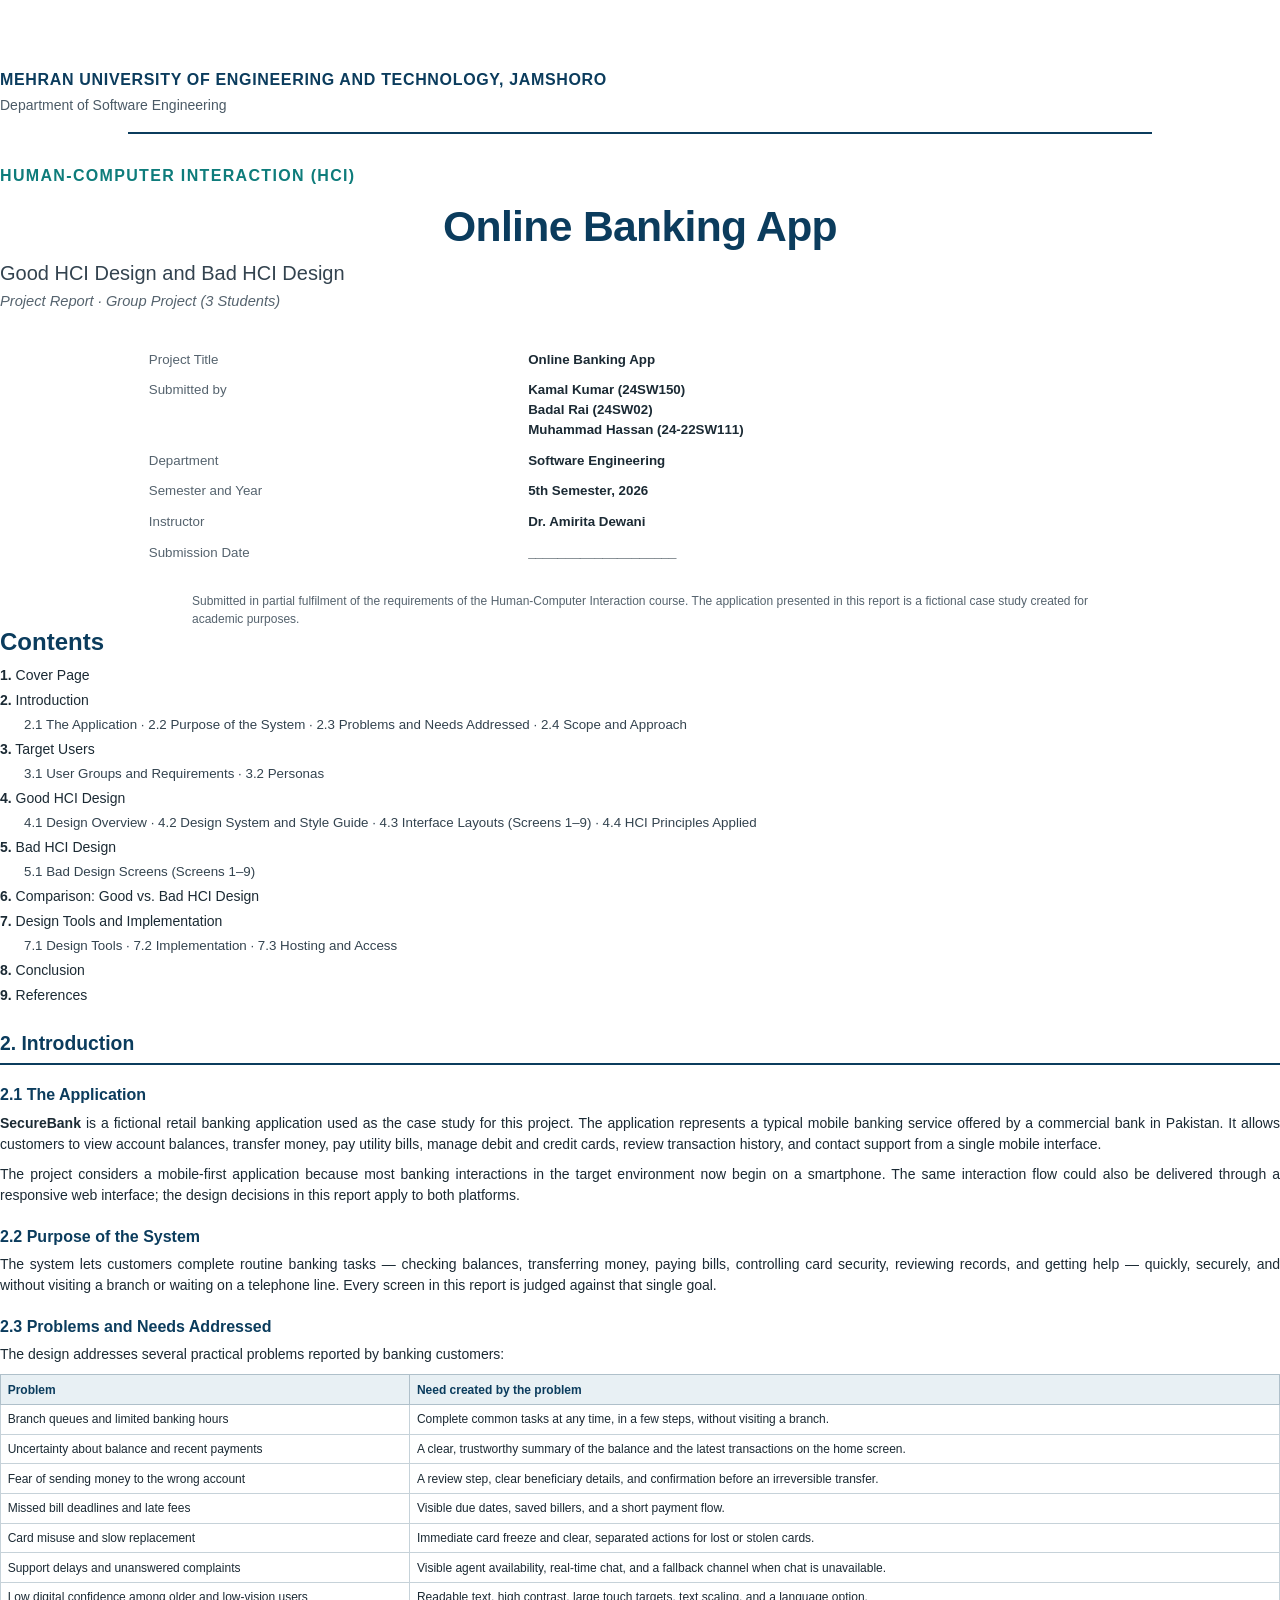
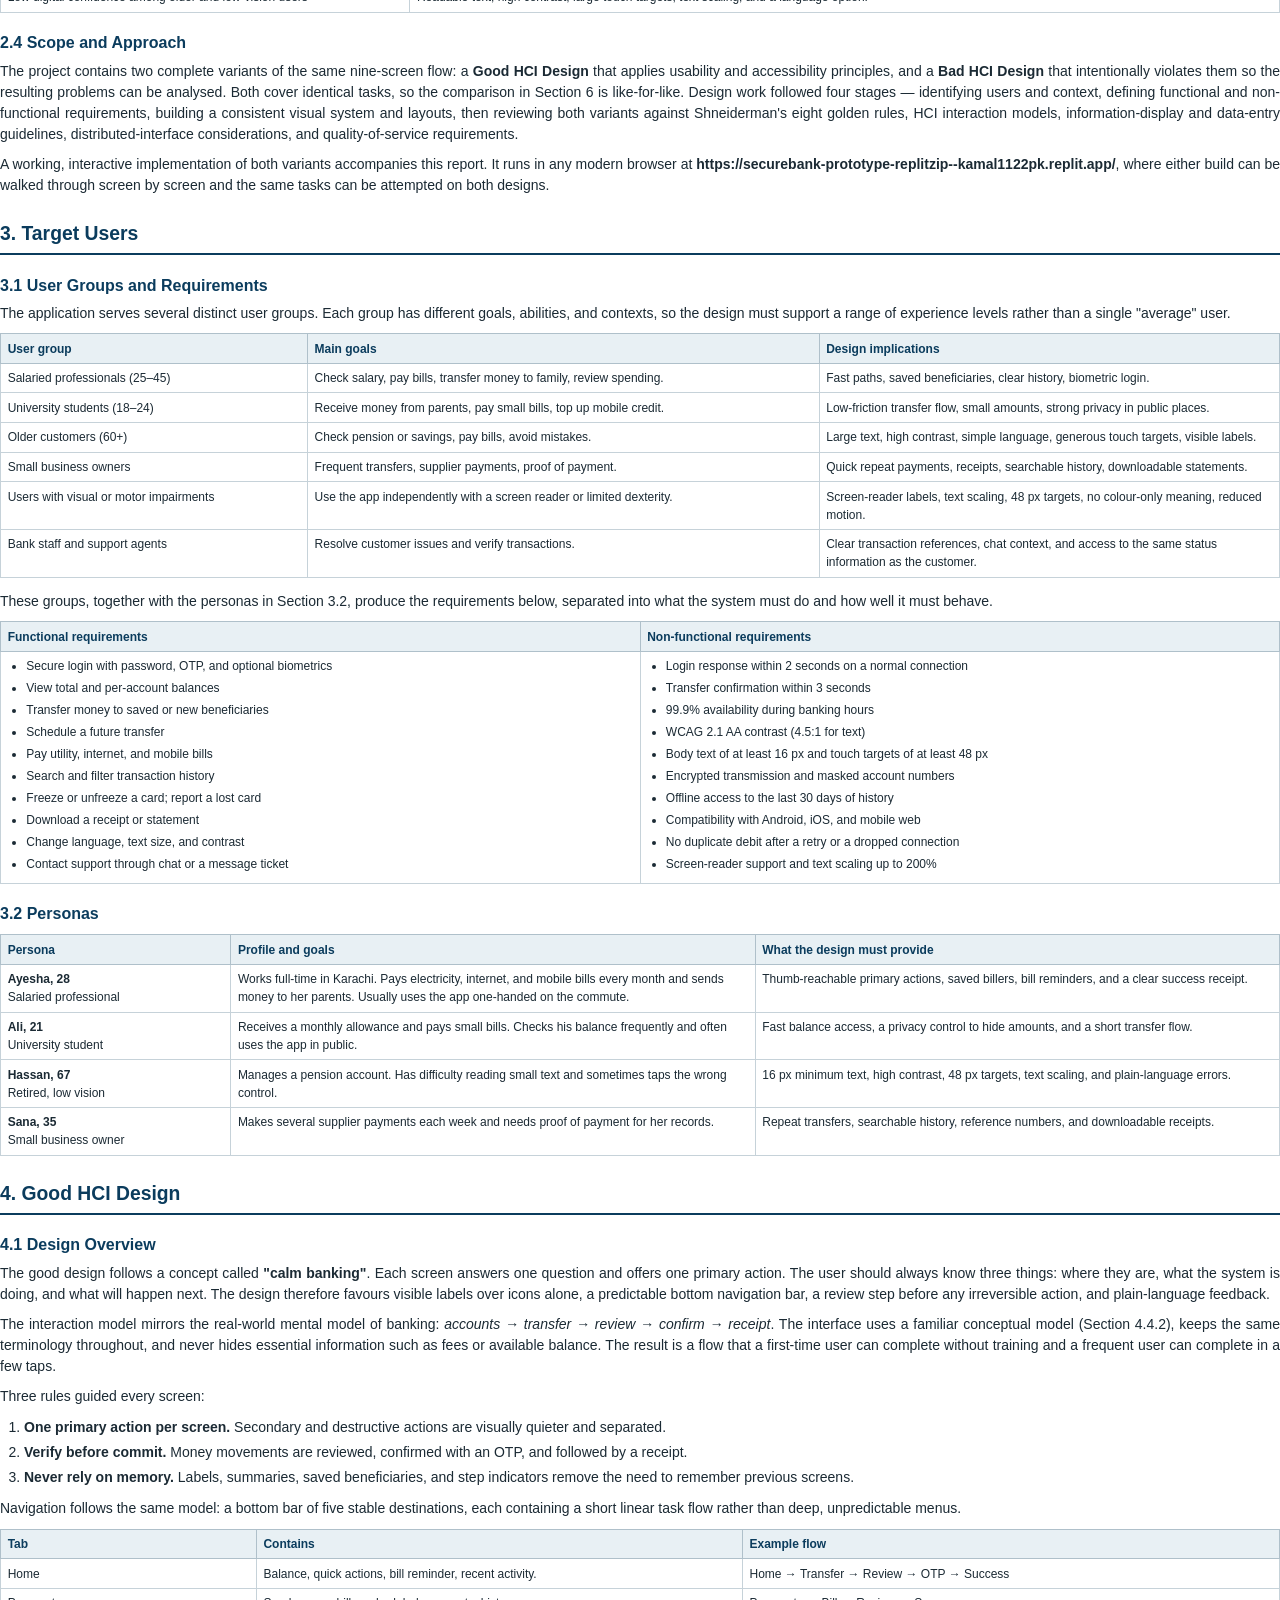
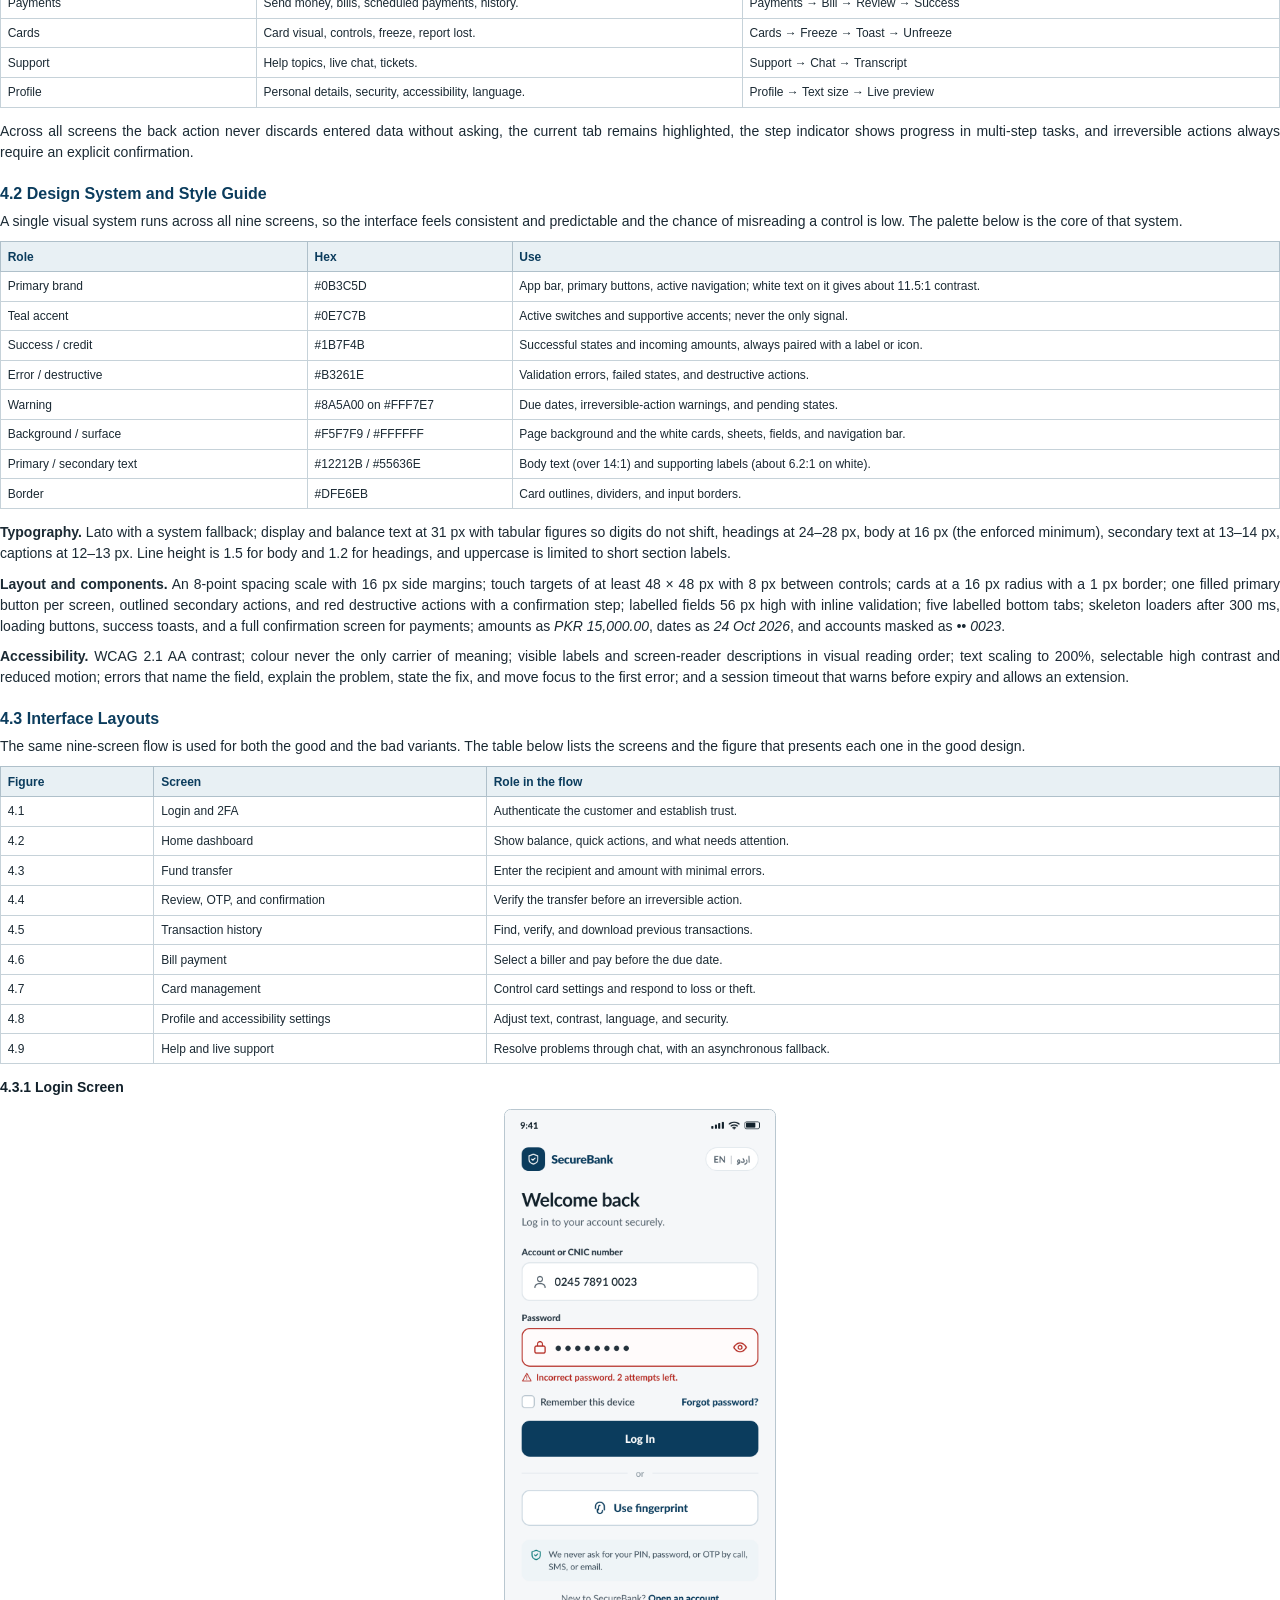
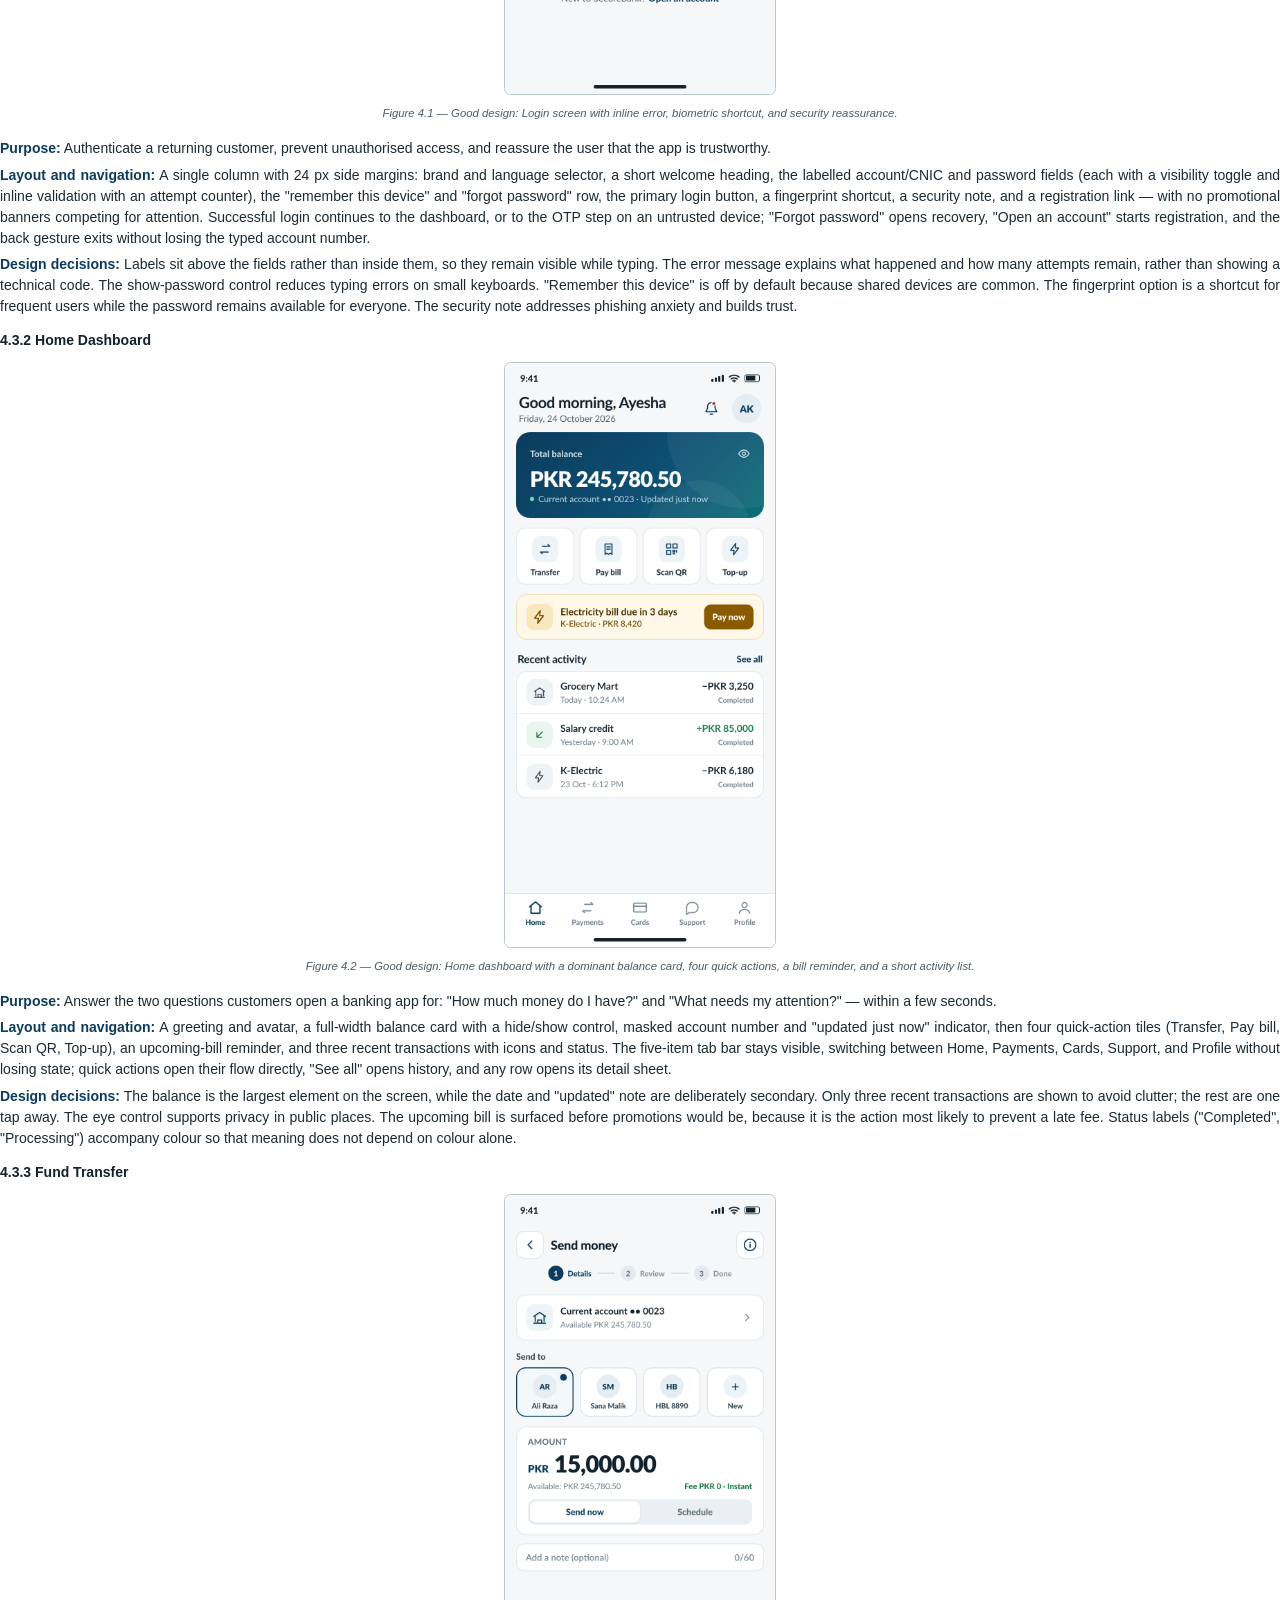
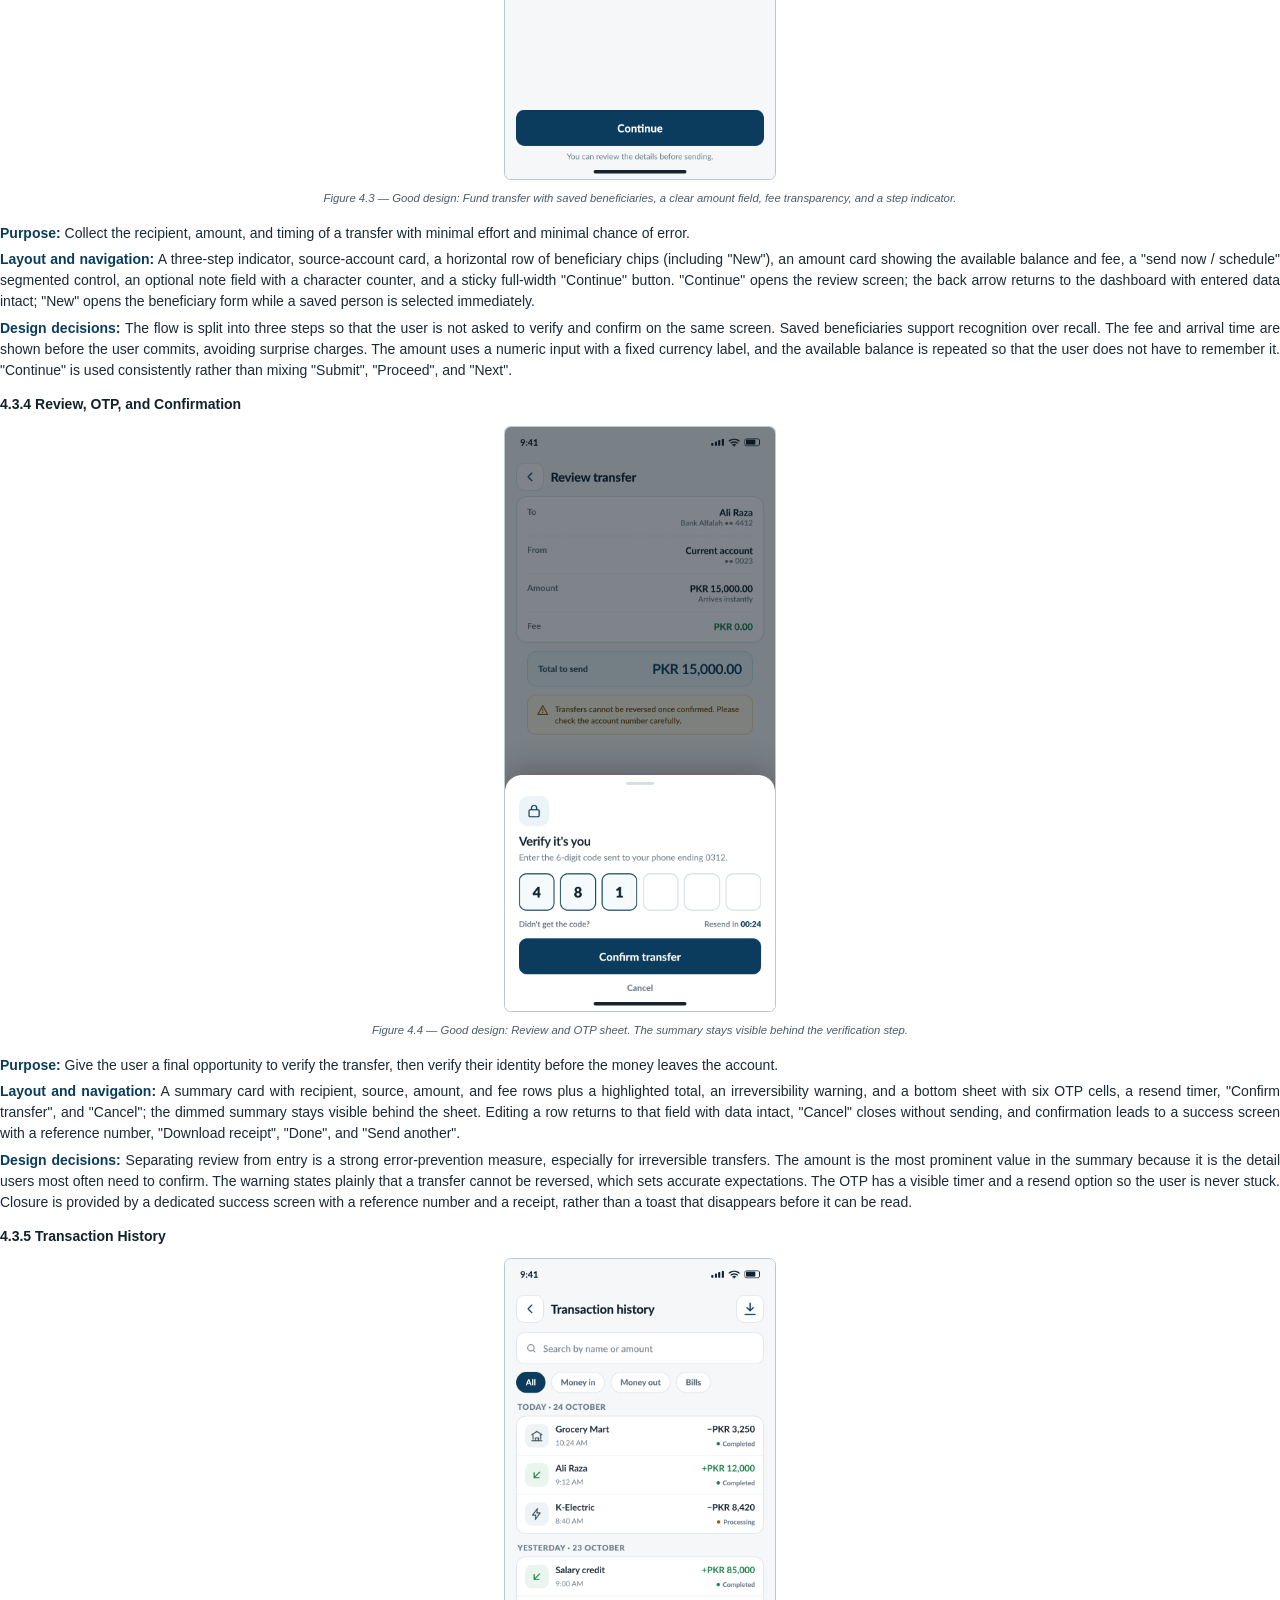
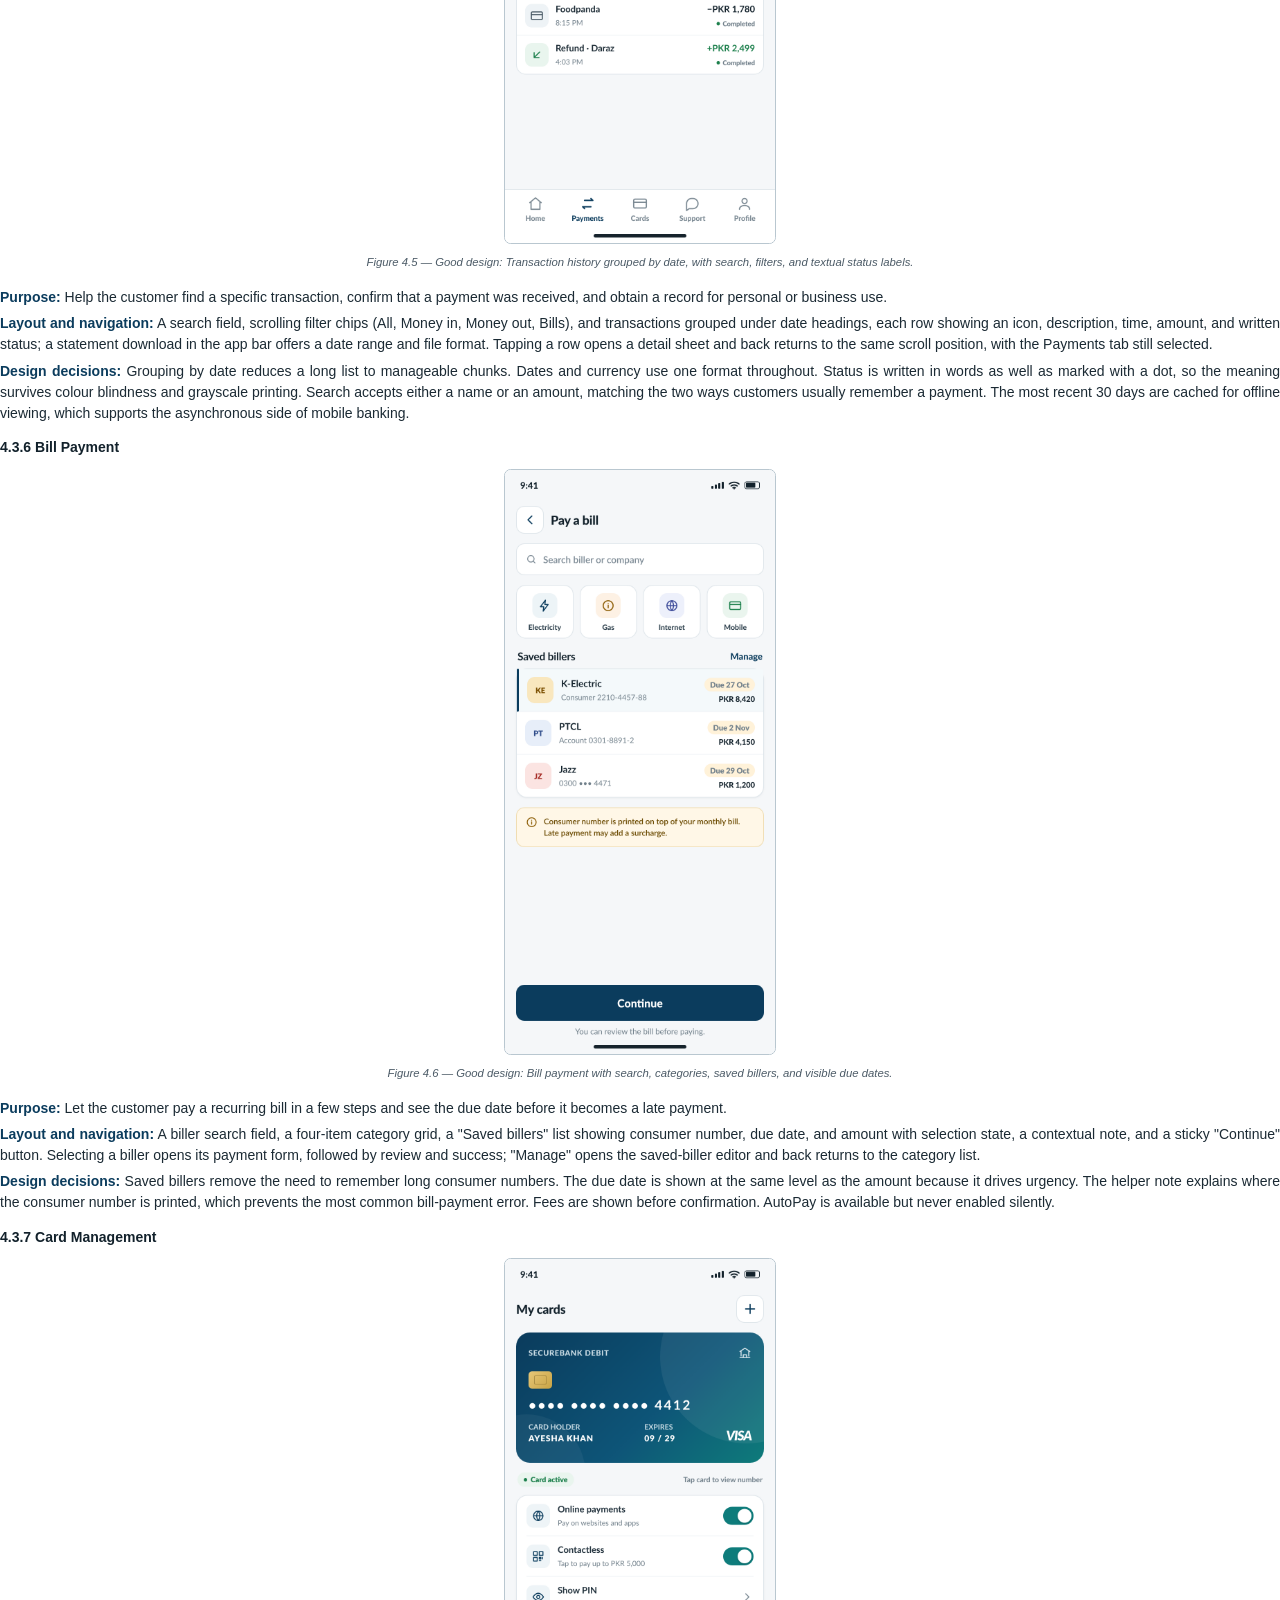
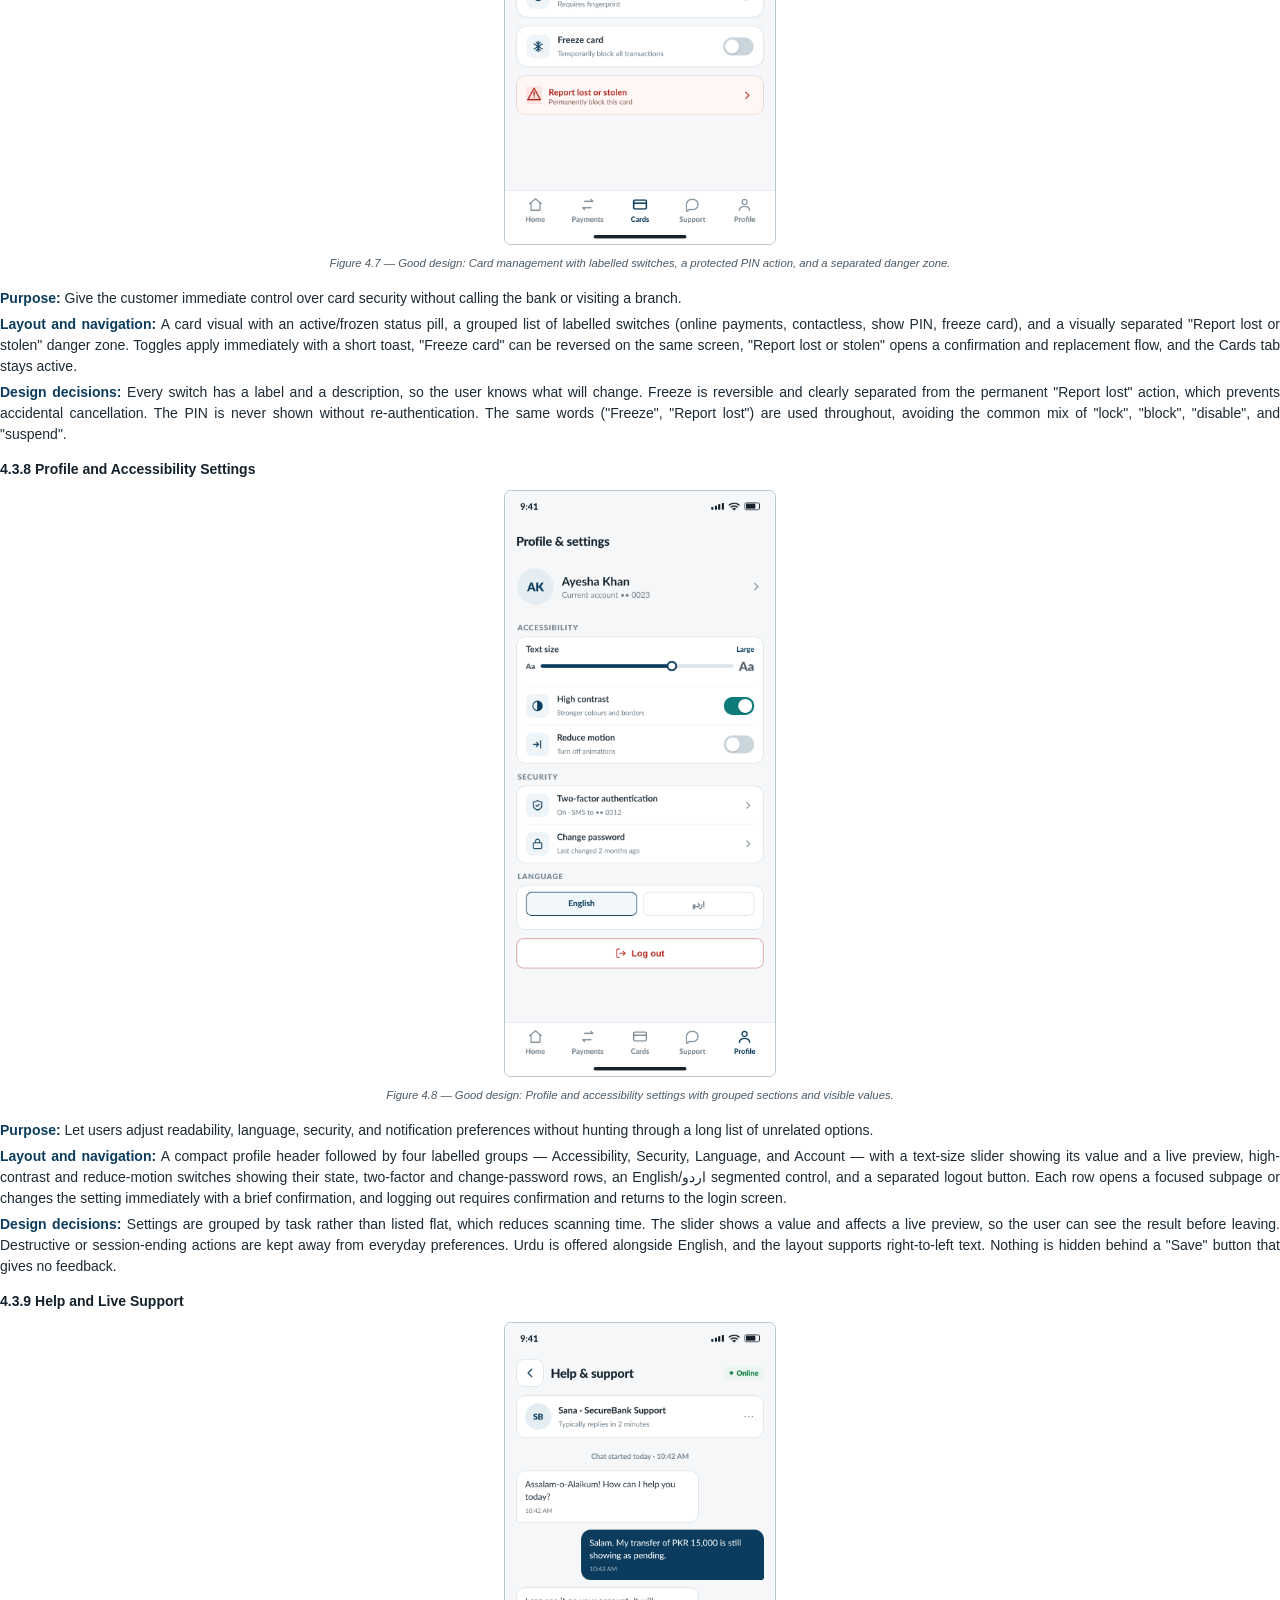
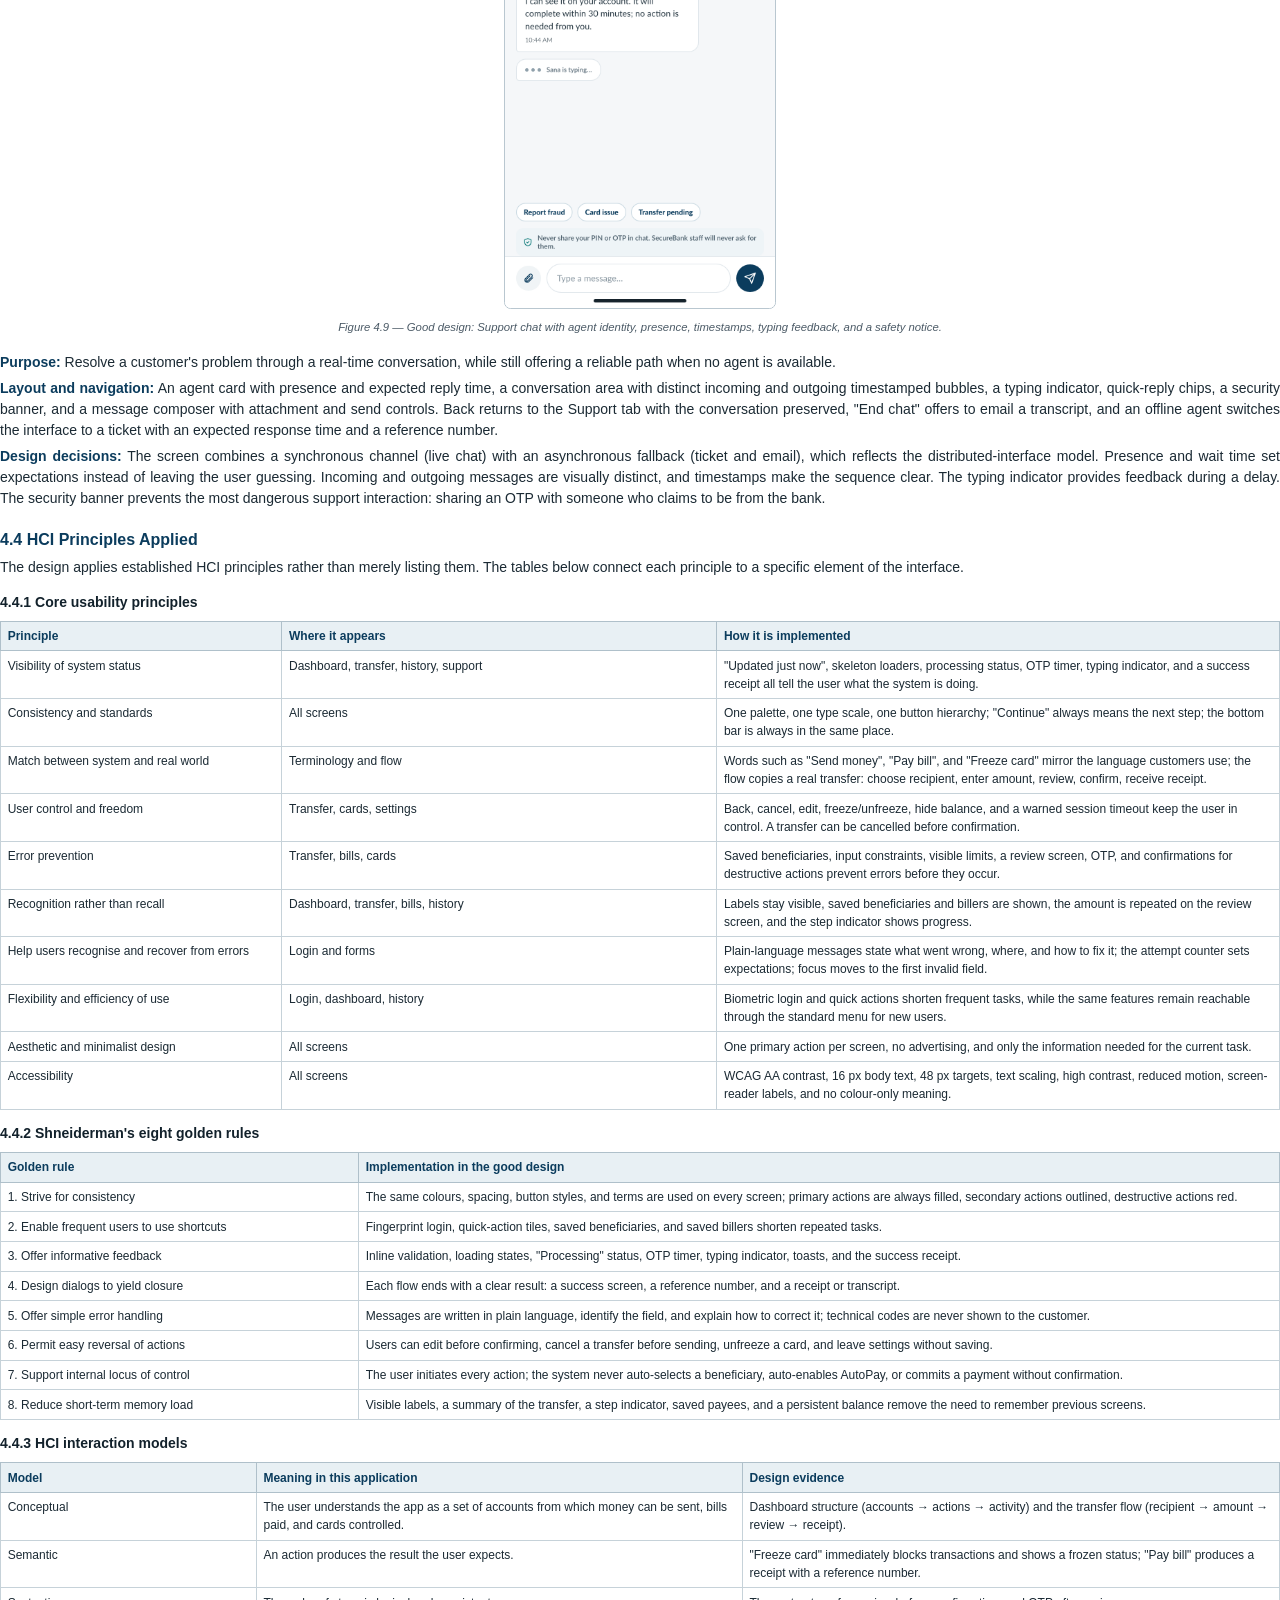
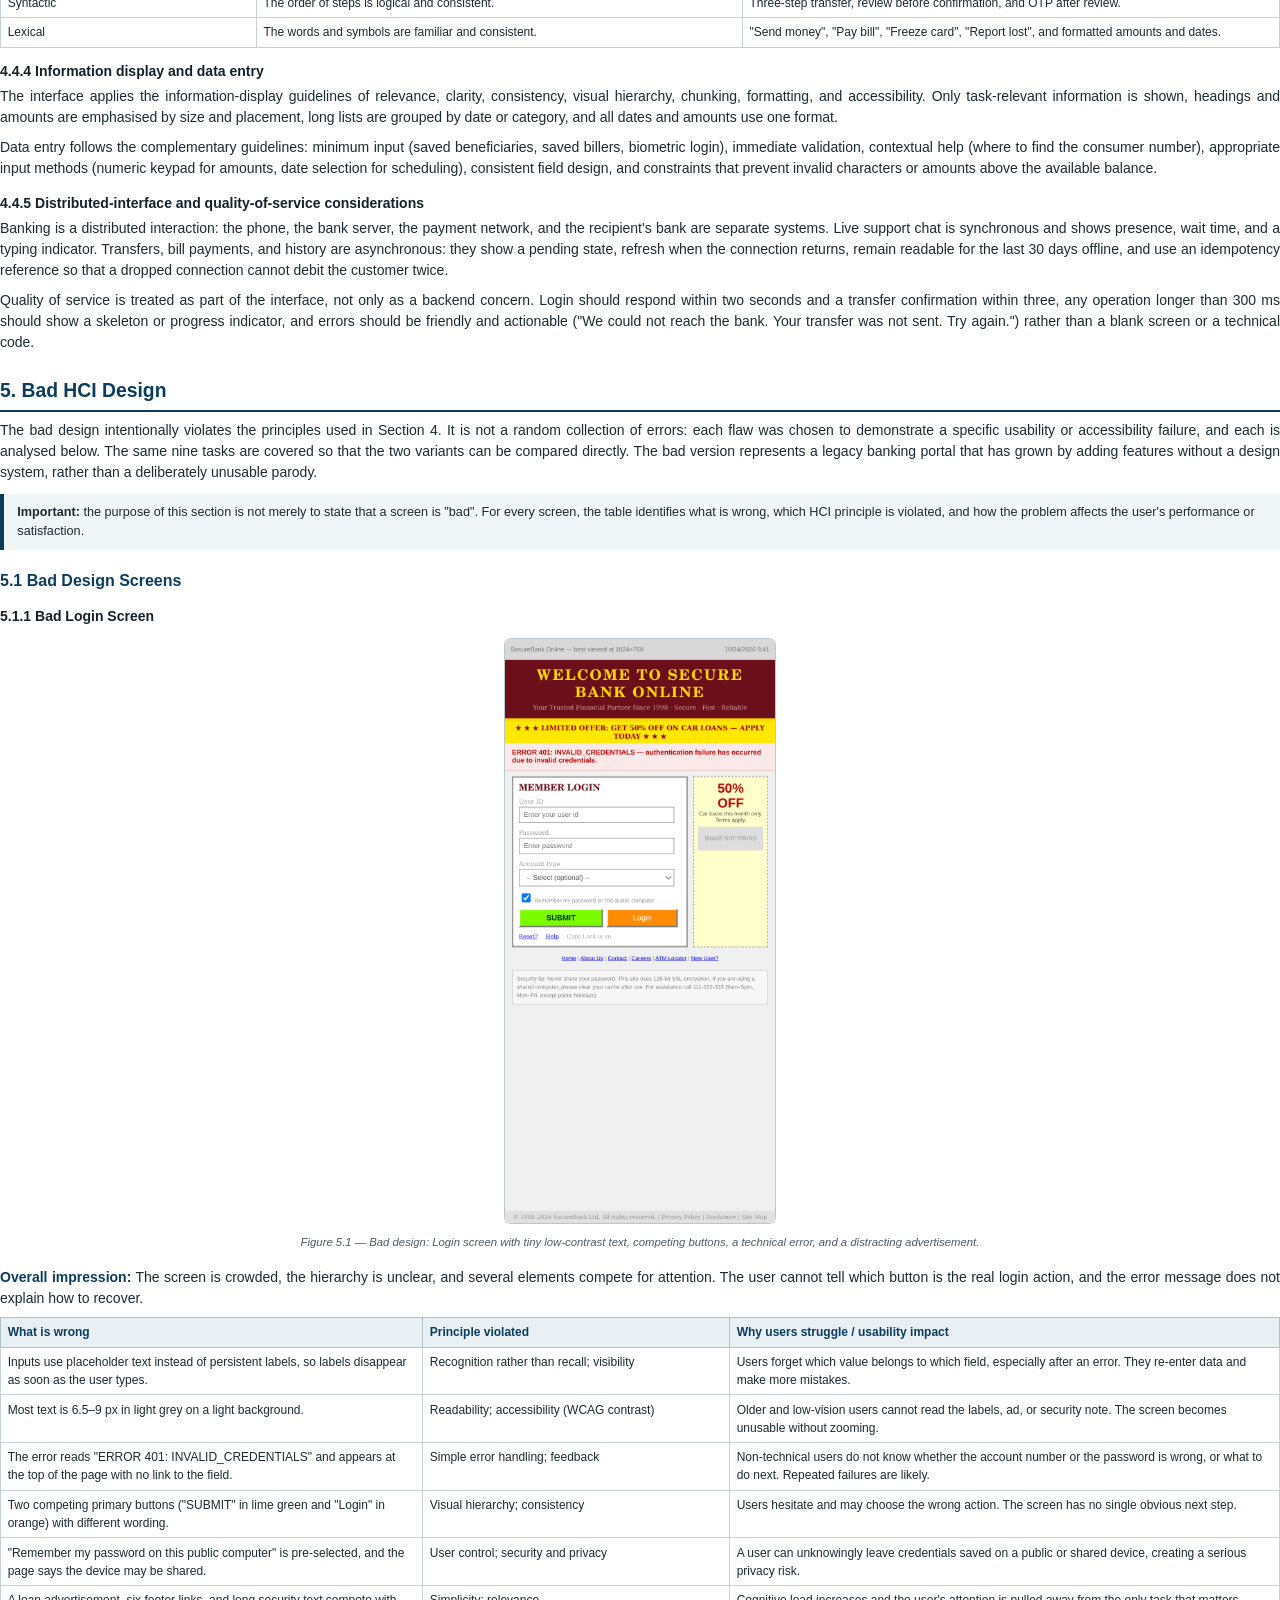
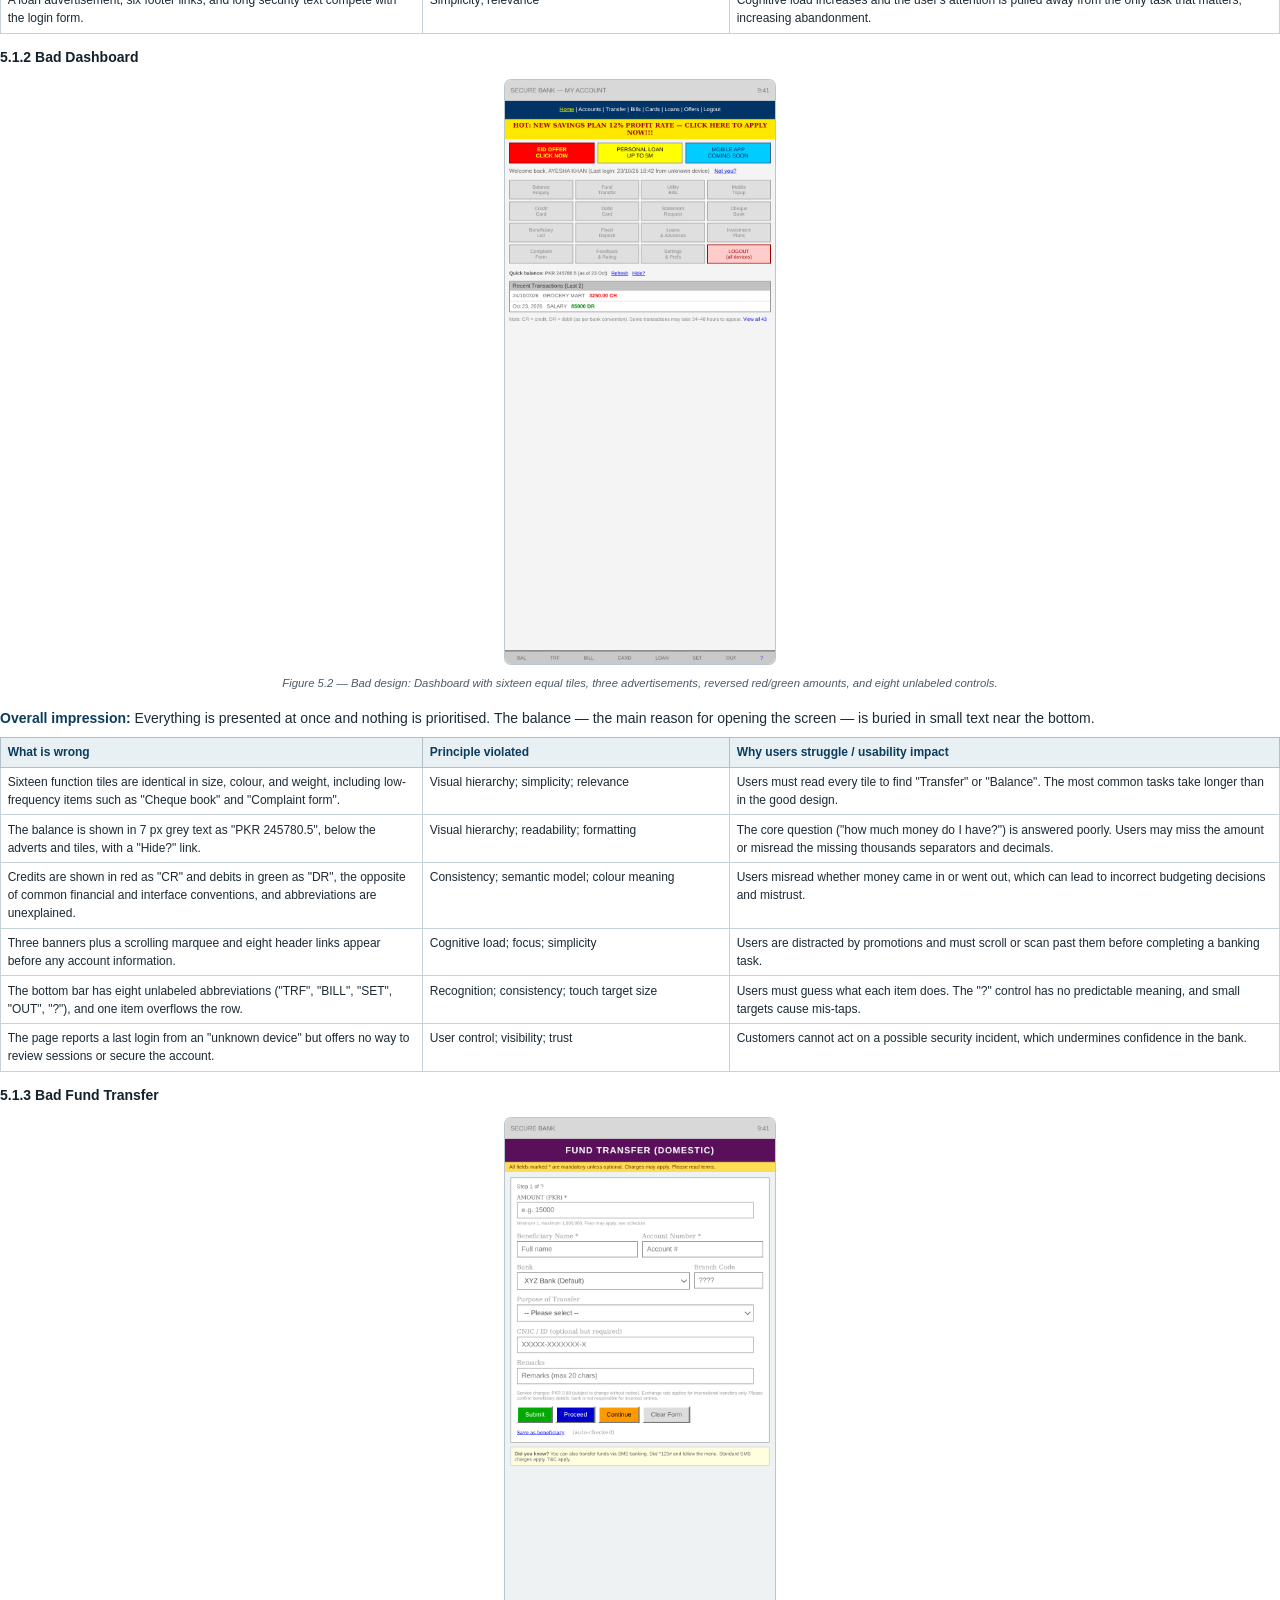
<file: report/HCI_Project_Report.html>
<!doctype html>
<html lang="en">
<head>
<meta charset="utf-8">
<title>HCI Project Report — Online Banking App</title>
<style>
@page{size:A4;margin:2cm}
body{font-family:'Lato','Noto Sans',Arial,sans-serif;font-size:10.5pt;line-height:1.5;color:#1B2A34;margin:0}
h1{font-size:21pt;color:#0B3C5D;margin:0 0 6pt;line-height:1.2}
h2{font-size:14.5pt;color:#0B3C5D;margin:18pt 0 6pt;border-bottom:1.5pt solid #0B3C5D;padding-bottom:3pt;page-break-after:avoid}
h3{font-size:12pt;color:#0B3C5D;margin:14pt 0 4pt;page-break-after:avoid}
h4{font-size:10.5pt;color:#12212B;margin:10pt 0 3pt}
p{margin:0 0 7pt;text-align:justify}
ul,ol{margin:0 0 8pt 18pt;padding:0}
li{margin-bottom:3pt}
table{width:100%;border-collapse:collapse;margin:6pt 0 10pt;font-size:9pt;page-break-inside:avoid}
th{background:#E8F0F4;color:#0B3C5D;text-align:left;padding:4pt 5pt;border:0.75pt solid #AFC0CA;vertical-align:top}
td{padding:4pt 5pt;border:0.75pt solid #C6D2D9;vertical-align:top}
.muted{color:#55636E}
.small{font-size:9pt}
figure{margin:8pt 0 12pt;text-align:center;page-break-inside:avoid}
figure img{width:270px;max-width:100%;border:1px solid #B9C7D0;border-radius:5pt}
figcaption{font-size:8.5pt;color:#4B5A66;font-style:italic;margin-top:3pt}
.cover{text-align:center;padding-top:18mm}
.cover .uni{font-size:12pt;font-weight:bold;letter-spacing:.5pt;color:#0B3C5D;margin:0}
.cover .dept{font-size:10.5pt;color:#4B5A66;margin:2pt 0 0}
.cover .rule{height:2pt;background:#0B3C5D;width:80%;margin:12pt auto 22pt}
.cover .course{font-size:12pt;font-weight:bold;color:#0E7C7B;letter-spacing:1pt;text-transform:uppercase;margin:0 0 10pt}
.cover h1{font-size:32pt;margin:0 0 4pt;letter-spacing:-.5pt}
.cover .subtitle{font-size:15pt;color:#33434F;margin:0 0 2pt}
.cover .tag{font-size:11pt;color:#55636E;font-style:italic;margin:0 0 24pt}
.cover table{width:78%;margin:0 auto 18pt;font-size:10pt;page-break-inside:avoid}
.cover td{border:0;padding:4pt 6pt;text-align:left}
.cover td.k{color:#55636E;width:38%}
.cover td.v{font-weight:bold}
.cover .note{font-size:9pt;color:#55636E;width:70%;margin:14pt auto 0;line-height:1.5}
.pagebreak{page-break-after:always;height:0}
.toc{font-size:10.5pt;margin-top:6pt}
.toc div{margin-bottom:3pt}
.toc .l2{margin-left:18pt;font-size:10pt;color:#33434F}
.note-box{background:#F1F6F8;border-left:3pt solid #0B3C5D;padding:7pt 10pt;margin:8pt 0 10pt;font-size:9.5pt}
.warn-box{background:#FFF7E7;border-left:3pt solid #8A5A00;padding:7pt 10pt;margin:8pt 0 10pt;font-size:9.5pt}
.screen-meta{margin:0 0 6pt}
.screen-meta p{margin:0 0 4pt}
.screen-meta b.lbl{color:#0B3C5D}
.two-col{display:table;width:100%}
.two-col>div{display:table-cell;width:50%;vertical-align:top;padding-right:8pt}
.refs p{text-indent:-18pt;margin-left:18pt;font-size:9.5pt}
</style>
</head>
<body>

<!-- ============ COVER ============ -->
<div class="cover">
  <p class="uni">MEHRAN UNIVERSITY OF ENGINEERING AND TECHNOLOGY, JAMSHORO</p>
  <p class="dept">Department of Software Engineering</p>
  <div class="rule"></div>
  <p class="course">Human-Computer Interaction (HCI)</p>
  <h1>Online Banking App</h1>
  <p class="subtitle">Good HCI Design and Bad HCI Design</p>
  <p class="tag">Project Report · Group Project (3 Students)</p>

  <table>
    <tr><td class="k">Project Title</td><td class="v">Online Banking App</td></tr>
    <tr><td class="k">Submitted by</td><td class="v">Kamal Kumar (24SW150)<br>Badal Rai (24SW02)<br>Muhammad Hassan (24-22SW111)</td></tr>
    <tr><td class="k">Department</td><td class="v">Software Engineering</td></tr>
    <tr><td class="k">Semester and Year</td><td class="v">5th Semester, 2026</td></tr>
    <tr><td class="k">Instructor</td><td class="v">Dr. Amirita Dewani</td></tr>
    <tr><td class="k">Submission Date</td><td class="v">____________________</td></tr>
  </table>

  <p class="note">Submitted in partial fulfilment of the requirements of the Human-Computer Interaction course. The application presented in this report is a fictional case study created for academic purposes.</p>
</div>
<div class="pagebreak"></div>

<!-- ============ CONTENTS ============ -->
<h1 style="font-size:18pt">Contents</h1>
<div class="toc">
  <div><b>1.</b> Cover Page</div>
  <div><b>2.</b> Introduction</div>
  <div class="l2">2.1 The Application · 2.2 Purpose of the System · 2.3 Problems and Needs Addressed · 2.4 Scope and Approach</div>
  <div><b>3.</b> Target Users</div>
  <div class="l2">3.1 User Groups and Requirements · 3.2 Personas</div>
  <div><b>4.</b> Good HCI Design</div>
  <div class="l2">4.1 Design Overview · 4.2 Design System and Style Guide · 4.3 Interface Layouts (Screens 1–9) · 4.4 HCI Principles Applied</div>
  <div><b>5.</b> Bad HCI Design</div>
  <div class="l2">5.1 Bad Design Screens (Screens 1–9)</div>
  <div><b>6.</b> Comparison: Good vs. Bad HCI Design</div>
  <div><b>7.</b> Design Tools and Implementation</div>
  <div class="l2">7.1 Design Tools · 7.2 Implementation · 7.3 Hosting and Access</div>
  <div><b>8.</b> Conclusion</div>
  <div><b>9.</b> References</div>
</div>
<div class="pagebreak"></div>

<!-- ============ 2 INTRODUCTION ============ -->
<h2>2. Introduction</h2>

<h3>2.1 The Application</h3>
<p><b>SecureBank</b> is a fictional retail banking application used as the case study for this project. The application represents a typical mobile banking service offered by a commercial bank in Pakistan. It allows customers to view account balances, transfer money, pay utility bills, manage debit and credit cards, review transaction history, and contact support from a single mobile interface.</p>
<p>The project considers a mobile-first application because most banking interactions in the target environment now begin on a smartphone. The same interaction flow could also be delivered through a responsive web interface; the design decisions in this report apply to both platforms.</p>

<h3>2.2 Purpose of the System</h3>
<p>The system lets customers complete routine banking tasks — checking balances, transferring money, paying bills, controlling card security, reviewing records, and getting help — quickly, securely, and without visiting a branch or waiting on a telephone line. Every screen in this report is judged against that single goal.</p>

<h3>2.3 Problems and Needs Addressed</h3>
<p>The design addresses several practical problems reported by banking customers:</p>
<table>
  <tr><th style="width:32%">Problem</th><th>Need created by the problem</th></tr>
  <tr><td>Branch queues and limited banking hours</td><td>Complete common tasks at any time, in a few steps, without visiting a branch.</td></tr>
  <tr><td>Uncertainty about balance and recent payments</td><td>A clear, trustworthy summary of the balance and the latest transactions on the home screen.</td></tr>
  <tr><td>Fear of sending money to the wrong account</td><td>A review step, clear beneficiary details, and confirmation before an irreversible transfer.</td></tr>
  <tr><td>Missed bill deadlines and late fees</td><td>Visible due dates, saved billers, and a short payment flow.</td></tr>
  <tr><td>Card misuse and slow replacement</td><td>Immediate card freeze and clear, separated actions for lost or stolen cards.</td></tr>
  <tr><td>Support delays and unanswered complaints</td><td>Visible agent availability, real-time chat, and a fallback channel when chat is unavailable.</td></tr>
  <tr><td>Low digital confidence among older and low-vision users</td><td>Readable text, high contrast, large touch targets, text scaling, and a language option.</td></tr>
</table>

<h3>2.4 Scope and Approach</h3>
<p>The project contains two complete variants of the same nine-screen flow: a <b>Good HCI Design</b> that applies usability and accessibility principles, and a <b>Bad HCI Design</b> that intentionally violates them so the resulting problems can be analysed. Both cover identical tasks, so the comparison in Section 6 is like-for-like. Design work followed four stages — identifying users and context, defining functional and non-functional requirements, building a consistent visual system and layouts, then reviewing both variants against Shneiderman's eight golden rules, HCI interaction models, information-display and data-entry guidelines, distributed-interface considerations, and quality-of-service requirements.</p>
<p>A working, interactive implementation of both variants accompanies this report. It runs in any modern browser at <b>https://securebank-prototype-replitzip--kamal1122pk.replit.app/</b>, where either build can be walked through screen by screen and the same tasks can be attempted on both designs.</p>

<div class="pagebreak"></div>

<!-- ============ 3 TARGET USERS ============ -->
<h2>3. Target Users</h2>

<h3>3.1 User Groups and Requirements</h3>
<p>The application serves several distinct user groups. Each group has different goals, abilities, and contexts, so the design must support a range of experience levels rather than a single "average" user.</p>
<table>
  <tr><th style="width:24%">User group</th><th style="width:40%">Main goals</th><th>Design implications</th></tr>
  <tr><td>Salaried professionals (25–45)</td><td>Check salary, pay bills, transfer money to family, review spending.</td><td>Fast paths, saved beneficiaries, clear history, biometric login.</td></tr>
  <tr><td>University students (18–24)</td><td>Receive money from parents, pay small bills, top up mobile credit.</td><td>Low-friction transfer flow, small amounts, strong privacy in public places.</td></tr>
  <tr><td>Older customers (60+)</td><td>Check pension or savings, pay bills, avoid mistakes.</td><td>Large text, high contrast, simple language, generous touch targets, visible labels.</td></tr>
  <tr><td>Small business owners</td><td>Frequent transfers, supplier payments, proof of payment.</td><td>Quick repeat payments, receipts, searchable history, downloadable statements.</td></tr>
  <tr><td>Users with visual or motor impairments</td><td>Use the app independently with a screen reader or limited dexterity.</td><td>Screen-reader labels, text scaling, 48 px targets, no colour-only meaning, reduced motion.</td></tr>
  <tr><td>Bank staff and support agents</td><td>Resolve customer issues and verify transactions.</td><td>Clear transaction references, chat context, and access to the same status information as the customer.</td></tr>
</table>
<p>These groups, together with the personas in Section 3.2, produce the requirements below, separated into what the system must do and how well it must behave.</p>
<table>
  <tr><th style="width:50%">Functional requirements</th><th>Non-functional requirements</th></tr>
  <tr><td>
    <ul style="margin:0 0 0 14pt">
      <li>Secure login with password, OTP, and optional biometrics</li>
      <li>View total and per-account balances</li>
      <li>Transfer money to saved or new beneficiaries</li>
      <li>Schedule a future transfer</li>
      <li>Pay utility, internet, and mobile bills</li>
      <li>Search and filter transaction history</li>
      <li>Freeze or unfreeze a card; report a lost card</li>
      <li>Download a receipt or statement</li>
      <li>Change language, text size, and contrast</li>
      <li>Contact support through chat or a message ticket</li>
    </ul>
  </td><td>
    <ul style="margin:0 0 0 14pt">
      <li>Login response within 2 seconds on a normal connection</li>
      <li>Transfer confirmation within 3 seconds</li>
      <li>99.9% availability during banking hours</li>
      <li>WCAG 2.1 AA contrast (4.5:1 for text)</li>
      <li>Body text of at least 16 px and touch targets of at least 48 px</li>
      <li>Encrypted transmission and masked account numbers</li>
      <li>Offline access to the last 30 days of history</li>
      <li>Compatibility with Android, iOS, and mobile web</li>
      <li>No duplicate debit after a retry or a dropped connection</li>
      <li>Screen-reader support and text scaling up to 200%</li>
    </ul>
  </td></tr>
</table>

<h3>3.2 Personas</h3>
<table>
  <tr><th style="width:18%">Persona</th><th style="width:41%">Profile and goals</th><th>What the design must provide</th></tr>
  <tr><td><b>Ayesha, 28</b><br>Salaried professional</td><td>Works full-time in Karachi. Pays electricity, internet, and mobile bills every month and sends money to her parents. Usually uses the app one-handed on the commute.</td><td>Thumb-reachable primary actions, saved billers, bill reminders, and a clear success receipt.</td></tr>
  <tr><td><b>Ali, 21</b><br>University student</td><td>Receives a monthly allowance and pays small bills. Checks his balance frequently and often uses the app in public.</td><td>Fast balance access, a privacy control to hide amounts, and a short transfer flow.</td></tr>
  <tr><td><b>Hassan, 67</b><br>Retired, low vision</td><td>Manages a pension account. Has difficulty reading small text and sometimes taps the wrong control.</td><td>16 px minimum text, high contrast, 48 px targets, text scaling, and plain-language errors.</td></tr>
  <tr><td><b>Sana, 35</b><br>Small business owner</td><td>Makes several supplier payments each week and needs proof of payment for her records.</td><td>Repeat transfers, searchable history, reference numbers, and downloadable receipts.</td></tr>
</table>

<div class="pagebreak"></div>

<!-- ============ 4 GOOD DESIGN ============ -->
<h2>4. Good HCI Design</h2>

<h3>4.1 Design Overview</h3>
<p>The good design follows a concept called <b>"calm banking"</b>. Each screen answers one question and offers one primary action. The user should always know three things: where they are, what the system is doing, and what will happen next. The design therefore favours visible labels over icons alone, a predictable bottom navigation bar, a review step before any irreversible action, and plain-language feedback.</p>
<p>The interaction model mirrors the real-world mental model of banking: <i>accounts → transfer → review → confirm → receipt</i>. The interface uses a familiar conceptual model (Section 4.4.2), keeps the same terminology throughout, and never hides essential information such as fees or available balance. The result is a flow that a first-time user can complete without training and a frequent user can complete in a few taps.</p>
<p>Three rules guided every screen:</p>
<ol>
  <li><b>One primary action per screen.</b> Secondary and destructive actions are visually quieter and separated.</li>
  <li><b>Verify before commit.</b> Money movements are reviewed, confirmed with an OTP, and followed by a receipt.</li>
  <li><b>Never rely on memory.</b> Labels, summaries, saved beneficiaries, and step indicators remove the need to remember previous screens.</li>
</ol>
<p>Navigation follows the same model: a bottom bar of five stable destinations, each containing a short linear task flow rather than deep, unpredictable menus.</p>
<table>
  <tr><th style="width:20%">Tab</th><th style="width:38%">Contains</th><th>Example flow</th></tr>
  <tr><td>Home</td><td>Balance, quick actions, bill reminder, recent activity.</td><td>Home → Transfer → Review → OTP → Success</td></tr>
  <tr><td>Payments</td><td>Send money, bills, scheduled payments, history.</td><td>Payments → Bill → Review → Success</td></tr>
  <tr><td>Cards</td><td>Card visual, controls, freeze, report lost.</td><td>Cards → Freeze → Toast → Unfreeze</td></tr>
  <tr><td>Support</td><td>Help topics, live chat, tickets.</td><td>Support → Chat → Transcript</td></tr>
  <tr><td>Profile</td><td>Personal details, security, accessibility, language.</td><td>Profile → Text size → Live preview</td></tr>
</table>
<p>Across all screens the back action never discards entered data without asking, the current tab remains highlighted, the step indicator shows progress in multi-step tasks, and irreversible actions always require an explicit confirmation.</p>

<h3>4.2 Design System and Style Guide</h3>
<p>A single visual system runs across all nine screens, so the interface feels consistent and predictable and the chance of misreading a control is low. The palette below is the core of that system.</p>
<table>
  <tr><th style="width:24%">Role</th><th style="width:16%">Hex</th><th>Use</th></tr>
  <tr><td>Primary brand</td><td>#0B3C5D</td><td>App bar, primary buttons, active navigation; white text on it gives about 11.5:1 contrast.</td></tr>
  <tr><td>Teal accent</td><td>#0E7C7B</td><td>Active switches and supportive accents; never the only signal.</td></tr>
  <tr><td>Success / credit</td><td>#1B7F4B</td><td>Successful states and incoming amounts, always paired with a label or icon.</td></tr>
  <tr><td>Error / destructive</td><td>#B3261E</td><td>Validation errors, failed states, and destructive actions.</td></tr>
  <tr><td>Warning</td><td>#8A5A00 on #FFF7E7</td><td>Due dates, irreversible-action warnings, and pending states.</td></tr>
  <tr><td>Background / surface</td><td>#F5F7F9 / #FFFFFF</td><td>Page background and the white cards, sheets, fields, and navigation bar.</td></tr>
  <tr><td>Primary / secondary text</td><td>#12212B / #55636E</td><td>Body text (over 14:1) and supporting labels (about 6.2:1 on white).</td></tr>
  <tr><td>Border</td><td>#DFE6EB</td><td>Card outlines, dividers, and input borders.</td></tr>
</table>
<p><b>Typography.</b> Lato with a system fallback; display and balance text at 31 px with tabular figures so digits do not shift, headings at 24–28 px, body at 16 px (the enforced minimum), secondary text at 13–14 px, captions at 12–13 px. Line height is 1.5 for body and 1.2 for headings, and uppercase is limited to short section labels.</p>
<p><b>Layout and components.</b> An 8-point spacing scale with 16 px side margins; touch targets of at least 48 × 48 px with 8 px between controls; cards at a 16 px radius with a 1 px border; one filled primary button per screen, outlined secondary actions, and red destructive actions with a confirmation step; labelled fields 56 px high with inline validation; five labelled bottom tabs; skeleton loaders after 300 ms, loading buttons, success toasts, and a full confirmation screen for payments; amounts as <i>PKR 15,000.00</i>, dates as <i>24 Oct 2026</i>, and accounts masked as <i>•• 0023</i>.</p>
<p><b>Accessibility.</b> WCAG 2.1 AA contrast; colour never the only carrier of meaning; visible labels and screen-reader descriptions in visual reading order; text scaling to 200%, selectable high contrast and reduced motion; errors that name the field, explain the problem, state the fix, and move focus to the first error; and a session timeout that warns before expiry and allows an extension.</p>

<div class="pagebreak"></div>

<h3>4.3 Interface Layouts</h3>
<p>The same nine-screen flow is used for both the good and the bad variants. The table below lists the screens and the figure that presents each one in the good design.</p>
<table>
  <tr><th style="width:12%">Figure</th><th style="width:26%">Screen</th><th>Role in the flow</th></tr>
  <tr><td>4.1</td><td>Login and 2FA</td><td>Authenticate the customer and establish trust.</td></tr>
  <tr><td>4.2</td><td>Home dashboard</td><td>Show balance, quick actions, and what needs attention.</td></tr>
  <tr><td>4.3</td><td>Fund transfer</td><td>Enter the recipient and amount with minimal errors.</td></tr>
  <tr><td>4.4</td><td>Review, OTP, and confirmation</td><td>Verify the transfer before an irreversible action.</td></tr>
  <tr><td>4.5</td><td>Transaction history</td><td>Find, verify, and download previous transactions.</td></tr>
  <tr><td>4.6</td><td>Bill payment</td><td>Select a biller and pay before the due date.</td></tr>
  <tr><td>4.7</td><td>Card management</td><td>Control card settings and respond to loss or theft.</td></tr>
  <tr><td>4.8</td><td>Profile and accessibility settings</td><td>Adjust text, contrast, language, and security.</td></tr>
  <tr><td>4.9</td><td>Help and live support</td><td>Resolve problems through chat, with an asynchronous fallback.</td></tr>
</table>

<h4>4.3.1 Login Screen</h4>
<figure><img src="screens/good-g1.png" alt="Good design: login screen"><figcaption>Figure 4.1 — Good design: Login screen with inline error, biometric shortcut, and security reassurance.</figcaption></figure>
<div class="screen-meta">
<p><b class="lbl">Purpose:</b> Authenticate a returning customer, prevent unauthorised access, and reassure the user that the app is trustworthy.</p>
<p><b class="lbl">Layout and navigation:</b> A single column with 24 px side margins: brand and language selector, a short welcome heading, the labelled account/CNIC and password fields (each with a visibility toggle and inline validation with an attempt counter), the "remember this device" and "forgot password" row, the primary login button, a fingerprint shortcut, a security note, and a registration link — with no promotional banners competing for attention. Successful login continues to the dashboard, or to the OTP step on an untrusted device; "Forgot password" opens recovery, "Open an account" starts registration, and the back gesture exits without losing the typed account number.</p>
<p><b class="lbl">Design decisions:</b> Labels sit above the fields rather than inside them, so they remain visible while typing. The error message explains what happened and how many attempts remain, rather than showing a technical code. The show-password control reduces typing errors on small keyboards. "Remember this device" is off by default because shared devices are common. The fingerprint option is a shortcut for frequent users while the password remains available for everyone. The security note addresses phishing anxiety and builds trust.</p>
</div>

<h4>4.3.2 Home Dashboard</h4>
<figure><img src="screens/good-g2.png" alt="Good design: dashboard screen"><figcaption>Figure 4.2 — Good design: Home dashboard with a dominant balance card, four quick actions, a bill reminder, and a short activity list.</figcaption></figure>
<div class="screen-meta">
<p><b class="lbl">Purpose:</b> Answer the two questions customers open a banking app for: "How much money do I have?" and "What needs my attention?" — within a few seconds.</p>
<p><b class="lbl">Layout and navigation:</b> A greeting and avatar, a full-width balance card with a hide/show control, masked account number and "updated just now" indicator, then four quick-action tiles (Transfer, Pay bill, Scan QR, Top-up), an upcoming-bill reminder, and three recent transactions with icons and status. The five-item tab bar stays visible, switching between Home, Payments, Cards, Support, and Profile without losing state; quick actions open their flow directly, "See all" opens history, and any row opens its detail sheet.</p>
<p><b class="lbl">Design decisions:</b> The balance is the largest element on the screen, while the date and "updated" note are deliberately secondary. Only three recent transactions are shown to avoid clutter; the rest are one tap away. The eye control supports privacy in public places. The upcoming bill is surfaced before promotions would be, because it is the action most likely to prevent a late fee. Status labels ("Completed", "Processing") accompany colour so that meaning does not depend on colour alone.</p>
</div>

<h4>4.3.3 Fund Transfer</h4>
<figure><img src="screens/good-g3.png" alt="Good design: fund transfer screen"><figcaption>Figure 4.3 — Good design: Fund transfer with saved beneficiaries, a clear amount field, fee transparency, and a step indicator.</figcaption></figure>
<div class="screen-meta">
<p><b class="lbl">Purpose:</b> Collect the recipient, amount, and timing of a transfer with minimal effort and minimal chance of error.</p>
<p><b class="lbl">Layout and navigation:</b> A three-step indicator, source-account card, a horizontal row of beneficiary chips (including "New"), an amount card showing the available balance and fee, a "send now / schedule" segmented control, an optional note field with a character counter, and a sticky full-width "Continue" button. "Continue" opens the review screen; the back arrow returns to the dashboard with entered data intact; "New" opens the beneficiary form while a saved person is selected immediately.</p>
<p><b class="lbl">Design decisions:</b> The flow is split into three steps so that the user is not asked to verify and confirm on the same screen. Saved beneficiaries support recognition over recall. The fee and arrival time are shown before the user commits, avoiding surprise charges. The amount uses a numeric input with a fixed currency label, and the available balance is repeated so that the user does not have to remember it. "Continue" is used consistently rather than mixing "Submit", "Proceed", and "Next".</p>
</div>

<h4>4.3.4 Review, OTP, and Confirmation</h4>
<figure><img src="screens/good-g4.png" alt="Good design: review and OTP screen"><figcaption>Figure 4.4 — Good design: Review and OTP sheet. The summary stays visible behind the verification step.</figcaption></figure>
<div class="screen-meta">
<p><b class="lbl">Purpose:</b> Give the user a final opportunity to verify the transfer, then verify their identity before the money leaves the account.</p>
<p><b class="lbl">Layout and navigation:</b> A summary card with recipient, source, amount, and fee rows plus a highlighted total, an irreversibility warning, and a bottom sheet with six OTP cells, a resend timer, "Confirm transfer", and "Cancel"; the dimmed summary stays visible behind the sheet. Editing a row returns to that field with data intact, "Cancel" closes without sending, and confirmation leads to a success screen with a reference number, "Download receipt", "Done", and "Send another".</p>
<p><b class="lbl">Design decisions:</b> Separating review from entry is a strong error-prevention measure, especially for irreversible transfers. The amount is the most prominent value in the summary because it is the detail users most often need to confirm. The warning states plainly that a transfer cannot be reversed, which sets accurate expectations. The OTP has a visible timer and a resend option so the user is never stuck. Closure is provided by a dedicated success screen with a reference number and a receipt, rather than a toast that disappears before it can be read.</p>
</div>

<h4>4.3.5 Transaction History</h4>
<figure><img src="screens/good-g5.png" alt="Good design: transaction history screen"><figcaption>Figure 4.5 — Good design: Transaction history grouped by date, with search, filters, and textual status labels.</figcaption></figure>
<div class="screen-meta">
<p><b class="lbl">Purpose:</b> Help the customer find a specific transaction, confirm that a payment was received, and obtain a record for personal or business use.</p>
<p><b class="lbl">Layout and navigation:</b> A search field, scrolling filter chips (All, Money in, Money out, Bills), and transactions grouped under date headings, each row showing an icon, description, time, amount, and written status; a statement download in the app bar offers a date range and file format. Tapping a row opens a detail sheet and back returns to the same scroll position, with the Payments tab still selected.</p>
<p><b class="lbl">Design decisions:</b> Grouping by date reduces a long list to manageable chunks. Dates and currency use one format throughout. Status is written in words as well as marked with a dot, so the meaning survives colour blindness and grayscale printing. Search accepts either a name or an amount, matching the two ways customers usually remember a payment. The most recent 30 days are cached for offline viewing, which supports the asynchronous side of mobile banking.</p>
</div>

<h4>4.3.6 Bill Payment</h4>
<figure><img src="screens/good-g6.png" alt="Good design: bill payment screen"><figcaption>Figure 4.6 — Good design: Bill payment with search, categories, saved billers, and visible due dates.</figcaption></figure>
<div class="screen-meta">
<p><b class="lbl">Purpose:</b> Let the customer pay a recurring bill in a few steps and see the due date before it becomes a late payment.</p>
<p><b class="lbl">Layout and navigation:</b> A biller search field, a four-item category grid, a "Saved billers" list showing consumer number, due date, and amount with selection state, a contextual note, and a sticky "Continue" button. Selecting a biller opens its payment form, followed by review and success; "Manage" opens the saved-biller editor and back returns to the category list.</p>
<p><b class="lbl">Design decisions:</b> Saved billers remove the need to remember long consumer numbers. The due date is shown at the same level as the amount because it drives urgency. The helper note explains where the consumer number is printed, which prevents the most common bill-payment error. Fees are shown before confirmation. AutoPay is available but never enabled silently.</p>
</div>

<h4>4.3.7 Card Management</h4>
<figure><img src="screens/good-g7.png" alt="Good design: card management screen"><figcaption>Figure 4.7 — Good design: Card management with labelled switches, a protected PIN action, and a separated danger zone.</figcaption></figure>
<div class="screen-meta">
<p><b class="lbl">Purpose:</b> Give the customer immediate control over card security without calling the bank or visiting a branch.</p>
<p><b class="lbl">Layout and navigation:</b> A card visual with an active/frozen status pill, a grouped list of labelled switches (online payments, contactless, show PIN, freeze card), and a visually separated "Report lost or stolen" danger zone. Toggles apply immediately with a short toast, "Freeze card" can be reversed on the same screen, "Report lost or stolen" opens a confirmation and replacement flow, and the Cards tab stays active.</p>
<p><b class="lbl">Design decisions:</b> Every switch has a label and a description, so the user knows what will change. Freeze is reversible and clearly separated from the permanent "Report lost" action, which prevents accidental cancellation. The PIN is never shown without re-authentication. The same words ("Freeze", "Report lost") are used throughout, avoiding the common mix of "lock", "block", "disable", and "suspend".</p>
</div>

<h4>4.3.8 Profile and Accessibility Settings</h4>
<figure><img src="screens/good-g8.png" alt="Good design: settings screen"><figcaption>Figure 4.8 — Good design: Profile and accessibility settings with grouped sections and visible values.</figcaption></figure>
<div class="screen-meta">
<p><b class="lbl">Purpose:</b> Let users adjust readability, language, security, and notification preferences without hunting through a long list of unrelated options.</p>
<p><b class="lbl">Layout and navigation:</b> A compact profile header followed by four labelled groups — Accessibility, Security, Language, and Account — with a text-size slider showing its value and a live preview, high-contrast and reduce-motion switches showing their state, two-factor and change-password rows, an English/اردو segmented control, and a separated logout button. Each row opens a focused subpage or changes the setting immediately with a brief confirmation, and logging out requires confirmation and returns to the login screen.</p>
<p><b class="lbl">Design decisions:</b> Settings are grouped by task rather than listed flat, which reduces scanning time. The slider shows a value and affects a live preview, so the user can see the result before leaving. Destructive or session-ending actions are kept away from everyday preferences. Urdu is offered alongside English, and the layout supports right-to-left text. Nothing is hidden behind a "Save" button that gives no feedback.</p>
</div>

<h4>4.3.9 Help and Live Support</h4>
<figure><img src="screens/good-g9.png" alt="Good design: support chat screen"><figcaption>Figure 4.9 — Good design: Support chat with agent identity, presence, timestamps, typing feedback, and a safety notice.</figcaption></figure>
<div class="screen-meta">
<p><b class="lbl">Purpose:</b> Resolve a customer's problem through a real-time conversation, while still offering a reliable path when no agent is available.</p>
<p><b class="lbl">Layout and navigation:</b> An agent card with presence and expected reply time, a conversation area with distinct incoming and outgoing timestamped bubbles, a typing indicator, quick-reply chips, a security banner, and a message composer with attachment and send controls. Back returns to the Support tab with the conversation preserved, "End chat" offers to email a transcript, and an offline agent switches the interface to a ticket with an expected response time and a reference number.</p>
<p><b class="lbl">Design decisions:</b> The screen combines a synchronous channel (live chat) with an asynchronous fallback (ticket and email), which reflects the distributed-interface model. Presence and wait time set expectations instead of leaving the user guessing. Incoming and outgoing messages are visually distinct, and timestamps make the sequence clear. The typing indicator provides feedback during a delay. The security banner prevents the most dangerous support interaction: sharing an OTP with someone who claims to be from the bank.</p>
</div>

<div class="pagebreak"></div>

<h3>4.4 HCI Principles Applied</h3>
<p>The design applies established HCI principles rather than merely listing them. The tables below connect each principle to a specific element of the interface.</p>

<h4>4.4.1 Core usability principles</h4>
<table>
  <tr><th style="width:22%">Principle</th><th style="width:34%">Where it appears</th><th>How it is implemented</th></tr>
  <tr><td>Visibility of system status</td><td>Dashboard, transfer, history, support</td><td>"Updated just now", skeleton loaders, processing status, OTP timer, typing indicator, and a success receipt all tell the user what the system is doing.</td></tr>
  <tr><td>Consistency and standards</td><td>All screens</td><td>One palette, one type scale, one button hierarchy; "Continue" always means the next step; the bottom bar is always in the same place.</td></tr>
  <tr><td>Match between system and real world</td><td>Terminology and flow</td><td>Words such as "Send money", "Pay bill", and "Freeze card" mirror the language customers use; the flow copies a real transfer: choose recipient, enter amount, review, confirm, receive receipt.</td></tr>
  <tr><td>User control and freedom</td><td>Transfer, cards, settings</td><td>Back, cancel, edit, freeze/unfreeze, hide balance, and a warned session timeout keep the user in control. A transfer can be cancelled before confirmation.</td></tr>
  <tr><td>Error prevention</td><td>Transfer, bills, cards</td><td>Saved beneficiaries, input constraints, visible limits, a review screen, OTP, and confirmations for destructive actions prevent errors before they occur.</td></tr>
  <tr><td>Recognition rather than recall</td><td>Dashboard, transfer, bills, history</td><td>Labels stay visible, saved beneficiaries and billers are shown, the amount is repeated on the review screen, and the step indicator shows progress.</td></tr>
  <tr><td>Help users recognise and recover from errors</td><td>Login and forms</td><td>Plain-language messages state what went wrong, where, and how to fix it; the attempt counter sets expectations; focus moves to the first invalid field.</td></tr>
  <tr><td>Flexibility and efficiency of use</td><td>Login, dashboard, history</td><td>Biometric login and quick actions shorten frequent tasks, while the same features remain reachable through the standard menu for new users.</td></tr>
  <tr><td>Aesthetic and minimalist design</td><td>All screens</td><td>One primary action per screen, no advertising, and only the information needed for the current task.</td></tr>
  <tr><td>Accessibility</td><td>All screens</td><td>WCAG AA contrast, 16 px body text, 48 px targets, text scaling, high contrast, reduced motion, screen-reader labels, and no colour-only meaning.</td></tr>
</table>

<h4>4.4.2 Shneiderman's eight golden rules</h4>
<table>
  <tr><th style="width:28%">Golden rule</th><th>Implementation in the good design</th></tr>
  <tr><td>1. Strive for consistency</td><td>The same colours, spacing, button styles, and terms are used on every screen; primary actions are always filled, secondary actions outlined, destructive actions red.</td></tr>
  <tr><td>2. Enable frequent users to use shortcuts</td><td>Fingerprint login, quick-action tiles, saved beneficiaries, and saved billers shorten repeated tasks.</td></tr>
  <tr><td>3. Offer informative feedback</td><td>Inline validation, loading states, "Processing" status, OTP timer, typing indicator, toasts, and the success receipt.</td></tr>
  <tr><td>4. Design dialogs to yield closure</td><td>Each flow ends with a clear result: a success screen, a reference number, and a receipt or transcript.</td></tr>
  <tr><td>5. Offer simple error handling</td><td>Messages are written in plain language, identify the field, and explain how to correct it; technical codes are never shown to the customer.</td></tr>
  <tr><td>6. Permit easy reversal of actions</td><td>Users can edit before confirming, cancel a transfer before sending, unfreeze a card, and leave settings without saving.</td></tr>
  <tr><td>7. Support internal locus of control</td><td>The user initiates every action; the system never auto-selects a beneficiary, auto-enables AutoPay, or commits a payment without confirmation.</td></tr>
  <tr><td>8. Reduce short-term memory load</td><td>Visible labels, a summary of the transfer, a step indicator, saved payees, and a persistent balance remove the need to remember previous screens.</td></tr>
</table>

<h4>4.4.3 HCI interaction models</h4>
<table>
  <tr><th style="width:20%">Model</th><th style="width:38%">Meaning in this application</th><th>Design evidence</th></tr>
  <tr><td>Conceptual</td><td>The user understands the app as a set of accounts from which money can be sent, bills paid, and cards controlled.</td><td>Dashboard structure (accounts → actions → activity) and the transfer flow (recipient → amount → review → receipt).</td></tr>
  <tr><td>Semantic</td><td>An action produces the result the user expects.</td><td>"Freeze card" immediately blocks transactions and shows a frozen status; "Pay bill" produces a receipt with a reference number.</td></tr>
  <tr><td>Syntactic</td><td>The order of steps is logical and consistent.</td><td>Three-step transfer, review before confirmation, and OTP after review.</td></tr>
  <tr><td>Lexical</td><td>The words and symbols are familiar and consistent.</td><td>"Send money", "Pay bill", "Freeze card", "Report lost", and formatted amounts and dates.</td></tr>
</table>

<h4>4.4.4 Information display and data entry</h4>
<p>The interface applies the information-display guidelines of relevance, clarity, consistency, visual hierarchy, chunking, formatting, and accessibility. Only task-relevant information is shown, headings and amounts are emphasised by size and placement, long lists are grouped by date or category, and all dates and amounts use one format.</p>
<p>Data entry follows the complementary guidelines: minimum input (saved beneficiaries, saved billers, biometric login), immediate validation, contextual help (where to find the consumer number), appropriate input methods (numeric keypad for amounts, date selection for scheduling), consistent field design, and constraints that prevent invalid characters or amounts above the available balance.</p>

<h4>4.4.5 Distributed-interface and quality-of-service considerations</h4>
<p>Banking is a distributed interaction: the phone, the bank server, the payment network, and the recipient's bank are separate systems. Live support chat is synchronous and shows presence, wait time, and a typing indicator. Transfers, bill payments, and history are asynchronous: they show a pending state, refresh when the connection returns, remain readable for the last 30 days offline, and use an idempotency reference so that a dropped connection cannot debit the customer twice.</p>
<p>Quality of service is treated as part of the interface, not only as a backend concern. Login should respond within two seconds and a transfer confirmation within three, any operation longer than 300 ms should show a skeleton or progress indicator, and errors should be friendly and actionable ("We could not reach the bank. Your transfer was not sent. Try again.") rather than a blank screen or a technical code.</p>

<div class="pagebreak"></div>

<!-- ============ 5 BAD DESIGN ============ -->
<h2>5. Bad HCI Design</h2>
<p>The bad design intentionally violates the principles used in Section 4. It is not a random collection of errors: each flaw was chosen to demonstrate a specific usability or accessibility failure, and each is analysed below. The same nine tasks are covered so that the two variants can be compared directly. The bad version represents a legacy banking portal that has grown by adding features without a design system, rather than a deliberately unusable parody.</p>
<div class="note-box"><b>Important:</b> the purpose of this section is not merely to state that a screen is "bad". For every screen, the table identifies what is wrong, which HCI principle is violated, and how the problem affects the user's performance or satisfaction.</div>

<h3>5.1 Bad Design Screens</h3>

<h4>5.1.1 Bad Login Screen</h4>
<figure><img src="screens/bad-b1.png" alt="Bad design: login screen"><figcaption>Figure 5.1 — Bad design: Login screen with tiny low-contrast text, competing buttons, a technical error, and a distracting advertisement.</figcaption></figure>
<div class="screen-meta">
<p><b class="lbl">Overall impression:</b> The screen is crowded, the hierarchy is unclear, and several elements compete for attention. The user cannot tell which button is the real login action, and the error message does not explain how to recover.</p>
</div>
<table>
  <tr><th style="width:33%">What is wrong</th><th style="width:24%">Principle violated</th><th>Why users struggle / usability impact</th></tr>
  <tr><td>Inputs use placeholder text instead of persistent labels, so labels disappear as soon as the user types.</td><td>Recognition rather than recall; visibility</td><td>Users forget which value belongs to which field, especially after an error. They re-enter data and make more mistakes.</td></tr>
  <tr><td>Most text is 6.5–9 px in light grey on a light background.</td><td>Readability; accessibility (WCAG contrast)</td><td>Older and low-vision users cannot read the labels, ad, or security note. The screen becomes unusable without zooming.</td></tr>
  <tr><td>The error reads "ERROR 401: INVALID_CREDENTIALS" and appears at the top of the page with no link to the field.</td><td>Simple error handling; feedback</td><td>Non-technical users do not know whether the account number or the password is wrong, or what to do next. Repeated failures are likely.</td></tr>
  <tr><td>Two competing primary buttons ("SUBMIT" in lime green and "Login" in orange) with different wording.</td><td>Visual hierarchy; consistency</td><td>Users hesitate and may choose the wrong action. The screen has no single obvious next step.</td></tr>
  <tr><td>"Remember my password on this public computer" is pre-selected, and the page says the device may be shared.</td><td>User control; security and privacy</td><td>A user can unknowingly leave credentials saved on a public or shared device, creating a serious privacy risk.</td></tr>
  <tr><td>A loan advertisement, six footer links, and long security text compete with the login form.</td><td>Simplicity; relevance</td><td>Cognitive load increases and the user's attention is pulled away from the only task that matters, increasing abandonment.</td></tr>
</table>

<h4>5.1.2 Bad Dashboard</h4>
<figure><img src="screens/bad-b2.png" alt="Bad design: dashboard screen"><figcaption>Figure 5.2 — Bad design: Dashboard with sixteen equal tiles, three advertisements, reversed red/green amounts, and eight unlabeled controls.</figcaption></figure>
<div class="screen-meta">
<p><b class="lbl">Overall impression:</b> Everything is presented at once and nothing is prioritised. The balance — the main reason for opening the screen — is buried in small text near the bottom.</p>
</div>
<table>
  <tr><th style="width:33%">What is wrong</th><th style="width:24%">Principle violated</th><th>Why users struggle / usability impact</th></tr>
  <tr><td>Sixteen function tiles are identical in size, colour, and weight, including low-frequency items such as "Cheque book" and "Complaint form".</td><td>Visual hierarchy; simplicity; relevance</td><td>Users must read every tile to find "Transfer" or "Balance". The most common tasks take longer than in the good design.</td></tr>
  <tr><td>The balance is shown in 7 px grey text as "PKR 245780.5", below the adverts and tiles, with a "Hide?" link.</td><td>Visual hierarchy; readability; formatting</td><td>The core question ("how much money do I have?") is answered poorly. Users may miss the amount or misread the missing thousands separators and decimals.</td></tr>
  <tr><td>Credits are shown in red as "CR" and debits in green as "DR", the opposite of common financial and interface conventions, and abbreviations are unexplained.</td><td>Consistency; semantic model; colour meaning</td><td>Users misread whether money came in or went out, which can lead to incorrect budgeting decisions and mistrust.</td></tr>
  <tr><td>Three banners plus a scrolling marquee and eight header links appear before any account information.</td><td>Cognitive load; focus; simplicity</td><td>Users are distracted by promotions and must scroll or scan past them before completing a banking task.</td></tr>
  <tr><td>The bottom bar has eight unlabeled abbreviations ("TRF", "BILL", "SET", "OUT", "?"), and one item overflows the row.</td><td>Recognition; consistency; touch target size</td><td>Users must guess what each item does. The "?" control has no predictable meaning, and small targets cause mis-taps.</td></tr>
  <tr><td>The page reports a last login from an "unknown device" but offers no way to review sessions or secure the account.</td><td>User control; visibility; trust</td><td>Customers cannot act on a possible security incident, which undermines confidence in the bank.</td></tr>
</table>

<h4>5.1.3 Bad Fund Transfer</h4>
<figure><img src="screens/bad-b3.png" alt="Bad design: fund transfer screen"><figcaption>Figure 5.3 — Bad design: Fund transfer with contradictory labels, a preselected bank, and three competing submit buttons.</figcaption></figure>
<div class="screen-meta">
<p><b class="lbl">Overall impression:</b> The form looks like a database table rather than a guided task. The sequence is unclear, the fee is hidden in a footnote, and there is no review step.</p>
</div>
<table>
  <tr><th style="width:33%">What is wrong</th><th style="width:24%">Principle violated</th><th>Why users struggle / usability impact</th></tr>
  <tr><td>The amount is requested first, before the source account or recipient, and the field order does not follow the mental model of a transfer.</td><td>Syntactic model; logical sequence</td><td>Users type an amount without knowing the available balance or the recipient, increasing the chance of an incorrect transfer.</td></tr>
  <tr><td>Labels are tiny and some fields use placeholders only; the CNIC field is marked "optional but required"; the remarks limit says 20 characters without enforcement.</td><td>Clarity; consistency; error prevention</td><td>Users cannot tell which fields are mandatory. They submit incomplete forms and receive avoidable errors.</td></tr>
  <tr><td>"XYZ Bank (Default)" is preselected as the destination bank.</td><td>Error prevention; user control</td><td>A user can send money to the wrong bank without ever making a deliberate choice. Recovery may be impossible.</td></tr>
  <tr><td>Four different actions are offered: "Submit", "Proceed", "Continue", and "Clear Form", in four different colours.</td><td>Consistency; visual hierarchy</td><td>Users do not know which button advances the transfer. Choosing "Clear Form" after entering data is a common and frustrating mistake.</td></tr>
  <tr><td>Fees, limits, and exchange-rate information are written in 6.5 px text at the bottom of the form.</td><td>Transparency; readability</td><td>Users discover charges only after the transaction, reducing trust and causing complaints.</td></tr>
  <tr><td>There is no review screen, no confirmation, and no cancel action.</td><td>Error prevention; user control; closure</td><td>One tap commits an irreversible transfer. Mistakes cannot be caught before the money leaves the account.</td></tr>
</table>

<h4>5.1.4 Bad Confirmation</h4>
<figure><img src="screens/bad-b4.png" alt="Bad design: confirmation dialog"><figcaption>Figure 5.4 — Bad design: Confirmation with no summary, an ambiguous "Yes / No / Maybe" dialog, and a warning that the transaction "may or may not" have completed.</figcaption></figure>
<div class="screen-meta">
<p><b class="lbl">Overall impression:</b> The dialog asks for confirmation without showing what is being confirmed. The feedback afterwards is ambiguous, which is the worst possible outcome for a financial action.</p>
</div>
<table>
  <tr><th style="width:33%">What is wrong</th><th style="width:24%">Principle violated</th><th>Why users struggle / usability impact</th></tr>
  <tr><td>No recipient, account, amount, fee, or total is shown in the confirmation dialog.</td><td>Closure; visibility; recognition</td><td>Users cannot verify the transaction and must remember the previous screen. Errors are confirmed rather than caught.</td></tr>
  <tr><td>The dialog offers "Yes", "No", and "Maybe" without explaining what each will do.</td><td>Clarity; simple error handling</td><td>"Maybe" has no defined behaviour. Users pick an option at random or close the dialog in confusion.</td></tr>
  <tr><td>A yellow banner states that the transaction "may or may not have completed" and tells the user not to close the window.</td><td>Feedback; reliability; quality of service</td><td>The user cannot tell whether money was sent. This causes anxiety, duplicate payments, and support calls.</td></tr>
  <tr><td>No OTP entry is shown; the footnote says an OTP was sent "maybe" to the registered number.</td><td>Security; error handling; trust</td><td>The authentication step is unverifiable, so the user cannot complete the task or confirm that the bank protected the transaction.</td></tr>
  <tr><td>The only reference is "Ref: null", displayed in 6.5 px text.</td><td>Clarity; closure</td><td>The user has no reference number to quote to support, making recovery slow or impossible.</td></tr>
  <tr><td>The dialog offers no edit, cancel, or timeout information.</td><td>User control</td><td>Users feel trapped and may abandon the app, then repeat the transfer through another channel.</td></tr>
</table>

<h4>5.1.5 Bad Transaction History</h4>
<figure><img src="screens/bad-b5.png" alt="Bad design: transaction history"><figcaption>Figure 5.5 — Bad design: Transaction history as an ungrouped, tiny list with inconsistent dates and colour-only status markers.</figcaption></figure>
<div class="screen-meta">
<p><b class="lbl">Overall impression:</b> The screen is a wall of text. There is no search, no grouping, and no reliable way to distinguish money in from money out.</p>
</div>
<table>
  <tr><th style="width:33%">What is wrong</th><th style="width:24%">Principle violated</th><th>Why users struggle / usability impact</th></tr>
  <tr><td>Twenty-two transactions are listed in one continuous block at 7.5 px, with no grouping by date or type.</td><td>Chunking; readability; cognitive load</td><td>Users cannot scan the list. Locating one payment requires reading every row and often results in failure.</td></tr>
  <tr><td>Dates appear as "24/10/26", "Oct 24, 2026", "23-10-2026", "Yesterday", and "22 Oct" in the same list.</td><td>Consistency; formatting</td><td>Users must interpret each format separately and may misread day/month order, especially in an international context.</td></tr>
  <tr><td>Status is conveyed only by a red or green dot, with no text label and no legend.</td><td>Accessibility; colour-only meaning</td><td>Colour-blind users cannot distinguish credits from debits. The list is also ambiguous when printed in grayscale.</td></tr>
  <tr><td>There is no search, filter, or date-range control; only an account dropdown and a free-text period box.</td><td>Recognition; flexibility; efficiency</td><td>Users must remember when a transaction occurred and scroll manually. Business users cannot find a payment quickly.</td></tr>
  <tr><td>A disabled "Loading..." button sits at the bottom and provides no feedback or pagination.</td><td>Feedback; visibility of system status</td><td>Users do not know whether more records exist or whether the list has finished loading, so they keep waiting or leave.</td></tr>
  <tr><td>Amounts omit the currency, use inconsistent positive/negative signs, and descriptions are truncated.</td><td>Clarity; formatting</td><td>Users cannot tell the currency or the direction of a transaction with confidence, and cannot identify the merchant.</td></tr>
</table>

<h4>5.1.6 Bad Bill Payment</h4>
<figure><img src="screens/bad-b6.png" alt="Bad design: bill payment"><figcaption>Figure 5.6 — Bad design: Bill payment with a long unsorted dropdown, an unlabeled consumer field, and an almost invisible Pay button.</figcaption></figure>
<div class="screen-meta">
<p><b class="lbl">Overall impression:</b> The form is dominated by an open dropdown of dozens of companies, while the payment action is nearly invisible and the fee information is unreadable.</p>
</div>
<table>
  <tr><th style="width:33%">What is wrong</th><th style="width:24%">Principle violated</th><th>Why users struggle / usability impact</th></tr>
  <tr><td>The biller list contains about sixty entries with duplicates (three K-Electric entries) and no search or category grouping.</td><td>Cognitive load; recognition; efficiency</td><td>Users must scroll and read every option. Duplicate names make it easy to choose the wrong biller and pay the wrong account.</td></tr>
  <tr><td>The consumer-number field has no label, no example, and no format guidance.</td><td>Clarity; error prevention; contextual help</td><td>Users do not know what to enter. Incorrect payments may be credited to another customer and are difficult to reverse.</td></tr>
  <tr><td>The due date is shown as "27/10/26 (maybe)" in 6 px text.</td><td>Visual hierarchy; clarity; formatting</td><td>Users miss the deadline and incur late fees, which is the exact problem the screen is supposed to solve.</td></tr>
  <tr><td>The service fee is in a 6 px footnote marked "subject to change", and AutoPay is enabled by default.</td><td>Transparency; user control</td><td>Users are charged unexpectedly and may be enrolled in automatic payments without realising it.</td></tr>
  <tr><td>The "PAY" button is white text on a beige background, with no border or emphasis.</td><td>Affordance; visual hierarchy; contrast</td><td>Users cannot see the primary action. The task appears impossible to complete, so users abandon the screen.</td></tr>
  <tr><td>No receipt is generated, and the screen says payments may take 3–5 days with no reference number.</td><td>Closure; feedback</td><td>Users cannot prove payment and must contact support when a biller claims non-payment.</td></tr>
</table>

<h4>5.1.7 Bad Card Management</h4>
<figure><img src="screens/bad-b7.png" alt="Bad design: card management"><figcaption>Figure 5.7 — Bad design: Card management exposing the PIN, placing "Block card" next to "Show PIN", and using unlabeled toggles.</figcaption></figure>
<div class="screen-meta">
<p><b class="lbl">Overall impression:</b> The screen combines a serious security exposure with dangerous action placement. A user trying to protect a lost card could instead permanently block it, or reveal the PIN to anyone nearby.</p>
</div>
<table>
  <tr><th style="width:33%">What is wrong</th><th style="width:24%">Principle violated</th><th>Why users struggle / usability impact</th></tr>
  <tr><td>The card's PIN is printed directly on the card graphic, and "SHOW PIN" requires no re-authentication.</td><td>Security; privacy; user control</td><td>Anyone looking over the user's shoulder can read the PIN. This is a direct financial risk and violates basic banking security expectations.</td></tr>
  <tr><td>"BLOCK CARD" sits immediately next to "SHOW PIN" and has no confirmation step.</td><td>Error prevention; proximity of destructive actions</td><td>A mis-tap permanently blocks the card. The user must then request a replacement, causing days of disruption.</td></tr>
  <tr><td>Three switches show "ON" in the same grey, with unlabeled purposes and indistinguishable positions.</td><td>Visibility; consistency; clarity</td><td>Users cannot tell which setting is enabled or what each switch controls. They may disable contactless payments or leave international payments on by mistake.</td></tr>
  <tr><td>The same operation is called "Freeze", "Disable", "Lock", and "Block" in different places.</td><td>Consistency; semantic model</td><td>Users cannot tell whether these are reversible or permanent, so they avoid the feature or choose the wrong one.</td></tr>
  <tr><td>There is no visible unfreeze or unblock path; the "UNBLOCK?" button is disabled and grey.</td><td>User control; error recovery</td><td>A user who freezes the card by mistake cannot restore it without visiting a branch, which undermines the purpose of the feature.</td></tr>
  <tr><td>Security guidance and reporting instructions are in 6.5 px text with contradictory advice.</td><td>Readability; clarity; trust</td><td>Users cannot follow the instructions in an emergency and may distrust the bank's security messaging.</td></tr>
</table>

<h4>5.1.8 Bad Settings</h4>
<figure><img src="screens/bad-b8.png" alt="Bad design: settings"><figcaption>Figure 5.8 — Bad design: Settings as a single 30-row list, with "Log out" beside "Delete account" and no feedback on save.</figcaption></figure>
<div class="screen-meta">
<p><b class="lbl">Overall impression:</b> The page is an undifferentiated list. Important and dangerous options are adjacent, there is no grouping, and the save behaviour is unclear.</p>
</div>
<table>
  <tr><th style="width:33%">What is wrong</th><th style="width:24%">Principle violated</th><th>Why users struggle / usability impact</th></tr>
  <tr><td>About thirty unrelated options are presented in one flat, 8 px list with no headings.</td><td>Chunking; information organisation</td><td>Users must read the entire list to find text size or language, which is slow and tiring, particularly for the users who need accessibility settings most.</td></tr>
  <tr><td>"Log Out" is placed immediately before "Delete Account", and both are plain links.</td><td>Error prevention; visual separation</td><td>A slip can permanently delete the account instead of logging out. The consequence is catastrophic and irreversible.</td></tr>
  <tr><td>"SAVE" is at the top, the page says changes "may or may not be saved", and no confirmation appears after saving.</td><td>Visibility of system status; feedback</td><td>Users do not know whether their preferences were applied and may repeat the change or leave the app uncertain.</td></tr>
  <tr><td>The text-size slider has no value and only affects some text; "High Contrast (coming soon)" is presented as a checkbox.</td><td>Affordance; feedback; accessibility</td><td>Users cannot predict the result of a change and may believe accessibility features are available when they are not.</td></tr>
  <tr><td>Labels mix English and Urdu, and the same setting appears twice under different names.</td><td>Consistency; clarity</td><td>Users are unsure which option is authoritative and may change the wrong setting.</td></tr>
  <tr><td>Delete account, reset settings, and clear cache have no confirmation or explanation of consequences.</td><td>User control; error handling</td><td>One accidental tap can erase data or the account. Users avoid the screen entirely, so genuine preferences are never set.</td></tr>
</table>

<h4>5.1.9 Bad Support</h4>
<figure><img src="screens/bad-b9.png" alt="Bad design: support"><figcaption>Figure 5.9 — Bad design: Support with a disabled chat button, indistinguishable messages, an unexplained error, and an advertisement.</figcaption></figure>
<div class="screen-meta">
<p><b class="lbl">Overall impression:</b> The support screen provides no reliable channel. The chat is disabled without explanation, the conversation is ambiguous, and errors leave the user with no next step.</p>
</div>
<table>
  <tr><th style="width:33%">What is wrong</th><th style="width:24%">Principle violated</th><th>Why users struggle / usability impact</th></tr>
  <tr><td>The "Chat with us" button is disabled and greyed out, with no reason, wait time, or alternative channel.</td><td>Feedback; help and recovery</td><td>Users reach a dead end at the moment they most need help and have no way to escalate.</td></tr>
  <tr><td>All messages — user, agent, and system — use the same grey bubble, with no sender name and no timestamps.</td><td>Visibility; consistency; distributed-interface feedback</td><td>Users cannot tell who said what or in which order, so they cannot trust or follow the conversation.</td></tr>
  <tr><td>"Your message could not be sent. Retry?" is followed by a 504 code, with no retry button and no preserved text.</td><td>Error handling; user control; QoS</td><td>The user loses the message and must retype it, often more than once. The error code explains nothing.</td></tr>
  <tr><td>The message input is partly hidden, and the page warns that refreshing will clear the chat and that the keyboard may cover the field.</td><td>Accessibility; user control</td><td>Users cannot see what they are typing and risk losing the entire conversation when they try to fix it.</td></tr>
  <tr><td>No ticket number, transcript, email confirmation, or phone alternative is offered.</td><td>Closure; reliability</td><td>The issue remains unresolved with no record, forcing the customer to start over through another channel.</td></tr>
  <tr><td>A promotional advertisement for home insurance occupies space inside the support screen.</td><td>Simplicity; relevance; trust</td><td>The user is trying to resolve a financial problem and is instead sold another product, which feels dismissive and erodes trust.</td></tr>
</table>

<!-- ============ 6 COMPARISON ============ -->
<h2>6. Comparison: Good vs. Bad HCI Design</h2>
<p>The table below compares the two variants across the aspects that matter most in a banking interface. Each row is based on specific evidence in Figures 4.1–4.9 and 5.1–5.9.</p>
<table>
  <tr><th style="width:18%">HCI aspect</th><th style="width:41%">Good design</th><th>Bad design</th></tr>
  <tr><td>Navigation</td><td>Five labelled bottom tabs; each task is at most three steps; back preserves data.</td><td>Eight unlabeled header links and eight abbreviated bottom items; no clear hierarchy or path.</td></tr>
  <tr><td>Visual hierarchy</td><td>Balance is the largest element; one primary action per screen; secondary information is quieter.</td><td>Sixteen equal tiles, three advertisements, and a 7 px balance; nothing stands out.</td></tr>
  <tr><td>Layout and grouping</td><td>White cards on a light background, 8-point spacing, clear sections, and generous whitespace.</td><td>Cramped tables, inconsistent margins, unrelated items adjacent, and content that overflows.</td></tr>
  <tr><td>Typography and readability</td><td>Lato, 16 px body text, 1.5 line height, strong contrast, and consistent styles.</td><td>6.5–9 px text, mixed serif and sans-serif fonts, and long unstructured paragraphs.</td></tr>
  <tr><td>Colour and contrast</td><td>Navy, teal, green, amber, and red used semantically; 11.5:1 on primary buttons; colour is never the only signal.</td><td>Low-contrast grey text, red for credits and green for debits, and colour-only status dots.</td></tr>
  <tr><td>Consistency</td><td>One design system, one set of terms, and the same button hierarchy throughout.</td><td>"Submit / Proceed / Continue", "Freeze / Lock / Block", and five date formats in one product.</td></tr>
  <tr><td>Feedback</td><td>Inline validation, loading states, OTP timer, typing indicator, success receipt, and status labels.</td><td>Technical error codes, "may or may not have completed", a disabled loading button, and no receipt.</td></tr>
  <tr><td>Error prevention</td><td>Review screen, OTP, saved beneficiaries, limits, constraints, and confirmations for destructive actions.</td><td>Preselected bank, no review, "Yes / No / Maybe", no confirmation, and destructive actions next to safe ones.</td></tr>
  <tr><td>Accessibility</td><td>48 px targets, WCAG AA contrast, text scaling, high contrast, reduced motion, screen-reader labels, and no colour-only meaning.</td><td>Tiny targets, 6.5 px text, colour-only status, unlabeled switches, and no accessible alternative.</td></tr>
  <tr><td>User control and trust</td><td>Cancel, edit, unfreeze, hide balance, warned session timeout, re-authentication for the PIN, and masked account numbers.</td><td>No cancel or unfreeze, pre-checked "remember password", PIN visible on the card, and hidden fees.</td></tr>
</table>
<p>The comparison shows that the difference between the two variants is not primarily aesthetic. The bad design fails at the level of task completion: users cannot reliably find the balance, confirm a transfer, pay a bill, protect a card, or obtain help. The good design treats each of those tasks as a short, visible, reversible-where-possible sequence with clear feedback at every step.</p>

<div class="pagebreak"></div>

<!-- ============ 7 TOOLS ============ -->
<h2>7. Design Tools and Implementation</h2>
<p>The project used two toolchains: a design toolchain that settled the layouts, colour system, and type scale, and a hand-written web implementation that made both variants interactive. The live prototype opens the implementation; the design files remain the reference for the specifications in Section 4.</p>

<h3>7.1 Design Tools</h3>
<ul>
  <li><b>Figma</b> — editable high-fidelity screens, components, variants, auto layout, and clickable flows for both variants.</li>
  <li><b>Stark plugin</b> — contrast checking against WCAG AA before export.</li>
  <li><b>Lato typeface</b> — readable humanist sans-serif across both variants (the bad variant deliberately mixes fonts).</li>
  <li><b>Material-style outline icons</b> — a consistent 24 px set, never the only label for a critical action.</li>
  <li><b>390 × 844 px viewport</b> — the standard phone frame for all eighteen screens.</li>
</ul>
<p>The Figma file has four pages — <b>01 Good Design</b>, <b>02 Bad Design</b>, <b>03 Components and Styles</b>, and <b>04 Flows and Prototype</b> — with components shared across screens so that the comparison between variants stays fair.</p>

<h3>7.2 Implementation</h3>
<p>Both variants were built as a single-page web application in plain HTML, CSS, and JavaScript. There is no framework, no package manager, no build step, and no external dependency: each build is a folder of static files that runs from any disk, USB stick, or static host, which keeps the prototype reproducible and protects the interface from tool version changes.</p>
<ul>
  <li><b>HTML5</b> — one page per build with all nine screens present as labelled sections, only the active one shown, so navigation, back behaviour, and browser history can be exercised realistically.</li>
  <li><b>CSS</b> — custom properties for design tokens (colour, spacing, radius, type scale) with no preprocessor. The bad variant reuses the same stylesheet but deliberately breaks the token scale, so its inconsistency comes from chosen values rather than a separate codebase.</li>
  <li><b>Vanilla JavaScript</b> — the interaction layer: screen routing, form validation, transfers, bill payment, card controls, history filtering, and dialogs. Amount formatting and validation pass through one shared money helper, so no screen can disagree with another about the balance.</li>
  <li><b>Shared dataset</b> — both variants start from the same customer (Ayesha Khan, current account •• 0023) and the same opening balance, so a task performed in one variant is directly comparable with the same task in the other.</li>
  <li><b>Study layer</b> — a separate script adds numbered annotations, a task sheet with timings, a System Usability Scale form, an event log, and JSON/CSV export. It attaches to either build without altering the interface under evaluation.</li>
</ul>

<h3>7.3 Hosting and Access</h3>
<p>The prototype is deployed as a static site, so no server, database, or account is needed to view it. Study data stays in the participant's own browser and is exported by the researcher, which keeps personal data off the host.</p>
<ul>
  <li><b>Live prototype:</b> https://securebank-prototype-replitzip--kamal1122pk.replit.app/</li>
  <li><b>Good HCI build:</b> https://securebank-prototype-replitzip--kamal1122pk.replit.app/good/</li>
  <li><b>Bad HCI build:</b> https://securebank-prototype-replitzip--kamal1122pk.replit.app/bad/</li>
  <li><b>Source and report copy:</b> https://github.com/kamalk101/securebank-hci-prototype</li>
</ul>


<!-- ============ 8 CONCLUSION ============ -->
<h2>8. Conclusion</h2>
<p>This project designed the same online banking application twice: once with good HCI practice and once with deliberately poor practice. The good design shows that banking usability comes from a few disciplined decisions — one primary action per screen, visible labels, a consistent visual system, a review step before irreversible actions, plain-language feedback, and accessibility built in rather than added later. The bad design shows that the opposite choices do not merely look unattractive: they stop customers completing essential tasks and can create financial and privacy risks. Many of the most serious failures are not visual at all — a preselected destination bank, a "Yes / No / Maybe" confirmation, a missing receipt, or a PIN shown without re-authentication — which confirms that error prevention, closure, user control, and visibility of system status are practical banking requirements rather than abstract theory. Future work would test both variants with five to eight representative users through a think-aloud walkthrough of the transfer and bill-payment flows, measure task completion time and error rate, and compare System Usability Scale scores.</p>

<!-- ============ 9 REFERENCES ============ -->
<h2>9. References</h2>
<div class="refs">
<p>Dix, A., Finlay, J., Abowd, G., &amp; Beale, R. (2004). <i>Human-Computer Interaction</i> (3rd ed.). Pearson Education.</p>
<p>Shneiderman, B., Plaisant, C., Cohen, M., Jacobs, S., Elmqvist, N., &amp; Diakopoulos, N. (2016). <i>Designing the User Interface: Strategies for Effective Human-Computer Interaction</i> (6th ed.). Pearson.</p>
<p>Stone, D., Jarrett, C., Woodroffe, M., &amp; Minocha, S. (2005). <i>User Interface Design and Evaluation</i>. Morgan Kaufmann.</p>
<p>Tidwell, J. (2010). <i>Designing Interfaces: Patterns for Effective Interaction Design</i> (2nd ed.). O'Reilly Media.</p>
<p>Nielsen, J. (1994). <i>Usability Engineering</i>. Morgan Kaufmann. (See also Nielsen's ten usability heuristics.)</p>
<p>W3C. (2018). <i>Web Content Accessibility Guidelines (WCAG) 2.1</i>. World Wide Web Consortium. https://www.w3.org/TR/WCAG21/</p>
<p>Google. (2024). <i>Material Design 3</i>. https://m3.material.io/</p>
<p>Apple. (2024). <i>Human Interface Guidelines</i>. https://developer.apple.com/design/human-interface-guidelines/</p>
<p>International Organization for Standardization. (2018). <i>ISO 9241-11:2018 — Ergonomics of human-system interaction — Part 11: Usability: Definitions and concepts</i>.</p>
</div>


</body>
</html>
</file>
<file: bad/app.css>
*{box-sizing:border-box}
html,body{margin:0;padding:0;width:390px;height:844px;overflow:hidden;background:#fff}
body{-webkit-font-smoothing:antialiased}
.g,.b{display:none;width:390px;height:844px;position:relative;overflow:hidden}
.g:target{display:flex;flex-direction:column}
.b:target{display:block}
.ic{width:22px;height:22px;stroke:currentColor;fill:none;stroke-width:1.9;stroke-linecap:round;stroke-linejoin:round;flex:none}
.ic.sm{width:16px;height:16px}
.ic.lg{width:26px;height:26px}
.muted{color:#55636E}
a{text-decoration:none;color:inherit}

/* ---------- GOOD DESIGN ---------- */
.g{
  --navy:#0B3C5D;--navy2:#0F5578;--teal:#0E7C7B;--green:#1B7F4B;--red:#B3261E;--amber:#8A5A00;
  --bg:#F5F7F9;--card:#FFFFFF;--text:#12212B;--muted:#55636E;--line:#DFE6EB;
  background:var(--bg);color:var(--text);font-family:Lato,'Noto Sans',sans-serif;font-size:16px
}
.sb{height:44px;display:flex;align-items:center;justify-content:space-between;padding:0 22px;font-size:13px;font-weight:800;color:var(--text);flex:none}
.sys{display:flex;align-items:center;gap:7px}
.sig{display:flex;gap:2px;align-items:flex-end}
.sig i{width:3px;background:currentColor;border-radius:1px;display:block}
.sig i:nth-child(1){height:4px}.sig i:nth-child(2){height:6px}.sig i:nth-child(3){height:8px}.sig i:nth-child(4){height:10px}
.wifi{width:16px;height:12px;stroke:currentColor;fill:none;stroke-width:1.8;stroke-linecap:round}
.bat{width:22px;height:11px;border:1.4px solid currentColor;border-radius:3px;padding:1px;display:flex}
.bat b{display:block;height:100%;width:74%;background:currentColor;border-radius:1px}
.homebar{position:absolute;bottom:8px;left:50%;transform:translateX(-50%);width:134px;height:5px;background:#16232C;border-radius:3px;z-index:30}
.top{height:56px;display:flex;align-items:center;gap:10px;padding:0 16px;flex:none}
.top h1{font-size:18px;font-weight:800;letter-spacing:-.2px;margin:0}
.iconbtn{width:40px;height:40px;border-radius:12px;display:flex;align-items:center;justify-content:center;background:#fff;border:1px solid var(--line);color:var(--navy)}
.body{flex:1;padding:6px 16px 0;overflow:hidden}
.row{display:flex;align-items:center;gap:10px}
.between{justify-content:space-between}
.card{background:var(--card);border:1px solid var(--line);border-radius:16px;box-shadow:0 1px 2px rgba(16,24,40,.05)}
.btn{height:52px;border-radius:12px;background:var(--navy);color:#fff;font-weight:800;font-size:16px;display:flex;align-items:center;justify-content:center;gap:9px;width:100%;border:0;font-family:inherit}
.btn.ghost{background:#fff;color:var(--navy);border:1.5px solid #C9D6DF}
.btn.small{height:40px;width:auto;padding:0 16px;font-size:14px;border-radius:10px}
.link{color:var(--navy);font-weight:800;font-size:14px}
.eyebrow{font-size:12px;font-weight:800;letter-spacing:.8px;text-transform:uppercase;color:var(--muted)}

/* login */
.login{padding:10px 24px 0;display:flex;flex-direction:column}
.brandrow{display:flex;align-items:center;justify-content:space-between;margin-bottom:26px}
.brand{display:flex;align-items:center;gap:9px;font-weight:900;font-size:17px;letter-spacing:-.2px;color:var(--navy)}
.logo{width:34px;height:34px;border-radius:10px;background:var(--navy);color:#fff;display:flex;align-items:center;justify-content:center}
.logo .ic{width:19px;height:19px}
.lang{font-size:13px;color:var(--muted);font-weight:700;border:1px solid var(--line);background:#fff;padding:7px 11px;border-radius:999px}
.lang span{opacity:.45;margin:0 3px}
.login h1{font-size:27px;line-height:1.15;margin:0 0 6px;letter-spacing:-.5px}
.sub{margin:0 0 24px;color:var(--muted);font-size:15px;line-height:1.45}
.fgroup{margin-bottom:16px}
.fgroup>label{display:block;font-size:13px;font-weight:800;margin-bottom:7px;color:#2B3B47}
.field{height:56px;border:1.5px solid var(--line);border-radius:12px;background:#fff;display:flex;align-items:center;padding:0 14px;gap:10px}
.field .val{flex:1;font-size:16px;font-weight:600;color:var(--text)}
.field .dots{letter-spacing:3px;font-size:19px;color:#25323C}
.field.error{border-color:var(--red);background:#FFFBFB}
.field.error .ic{color:var(--red)}
.eye{margin-left:auto;color:#6B7A85}
.err{display:flex;align-items:center;gap:6px;color:var(--red);font-size:13px;font-weight:700;margin:7px 0 0}
.err .ic{width:15px;height:15px}
.check{display:flex;align-items:center;gap:8px;font-size:14px;color:#33434F;font-weight:600}
.check .box{width:19px;height:19px;border:1.5px solid #B9C6CF;border-radius:5px;background:#fff;display:inline-block}
.login .between{margin:2px 0 18px}
.or{display:flex;align-items:center;gap:12px;color:#82909A;font-size:13px;margin:16px 0}
.or span{flex:1;height:1px;background:var(--line)}
.secure{display:flex;gap:9px;align-items:flex-start;margin-top:20px;padding:12px;background:#EEF4F7;border-radius:12px;color:#3D4F5C;font-size:12.5px;line-height:1.45}
.secure .ic{width:18px;height:18px;color:var(--teal);margin-top:1px}
.register{text-align:center;font-size:13.5px;color:var(--muted);margin:16px 0 0}
.register a{color:var(--navy);font-weight:800}

/* dashboard */
.greet{display:flex;align-items:center;justify-content:space-between;padding:0 20px 12px}
.greet h1{font-size:22px;margin:0 0 2px;letter-spacing:-.4px}
.greet p{margin:0;font-size:13px;color:var(--muted)}
.avatar{width:42px;height:42px;border-radius:50%;background:#E3EDF2;color:var(--navy);font-weight:900;display:flex;align-items:center;justify-content:center;font-size:14px}
.bellwrap{position:relative;margin-right:4px}
.dot{position:absolute;top:9px;right:9px;width:7px;height:7px;background:var(--red);border-radius:50%;border:1.5px solid var(--bg)}
.balance{margin:0 16px;border-radius:20px;padding:20px;color:#fff;background:linear-gradient(135deg,#0B3C5D 0%,#0E4F73 55%,#0E7C7B 120%);position:relative;overflow:hidden}
.balance:after{content:"";position:absolute;width:220px;height:220px;border-radius:50%;background:rgba(255,255,255,.06);right:-80px;top:-110px}
.balance:before{content:"";position:absolute;width:150px;height:150px;border-radius:50%;background:rgba(255,255,255,.05);right:20px;bottom:-95px}
.balhead{display:flex;align-items:center;justify-content:space-between;font-size:13px;color:#CFE0E8;font-weight:700}
.balhead .eye{color:#CFE0E8;margin:0}
.balnum{font-size:31px;font-weight:900;letter-spacing:-.7px;margin:7px 0 3px;font-variant-numeric:tabular-nums}
.balmeta{font-size:12.5px;color:#BCD2DB;display:flex;align-items:center;gap:6px}
.livedot{width:6px;height:6px;border-radius:50%;background:#6EE7B7;display:inline-block}
.qa{display:grid;grid-template-columns:repeat(4,1fr);gap:8px;margin:14px 16px 0}
.qa a{background:#fff;border:1px solid var(--line);border-radius:14px;padding:11px 4px 10px;display:flex;flex-direction:column;align-items:center;gap:7px;font-size:11.5px;font-weight:800;color:#24333E;text-align:center}
.qa .qic{width:38px;height:38px;border-radius:12px;display:flex;align-items:center;justify-content:center;background:#EDF4F7;color:var(--navy)}
.qa .ic{width:20px;height:20px}
.billcard{margin:14px 16px 0;padding:13px 14px;border-radius:16px;background:#FFF7E7;border:1px solid #F2DFB4;display:flex;align-items:center;gap:11px}
.billcard .bic{width:38px;height:38px;border-radius:11px;background:#F9E7BE;color:#7A4E00;display:flex;align-items:center;justify-content:center}
.billcard h4{margin:0 0 2px;font-size:14px;color:#4A3200}
.billcard p{margin:0;font-size:12px;color:#7A5B14;font-weight:600}
.billcard .btn.small{margin-left:auto;background:#8A5A00;font-size:12.5px;height:36px;padding:0 12px}
.sec{display:flex;align-items:center;justify-content:space-between;margin:18px 18px 8px}
.sec h3{margin:0;font-size:15.5px;letter-spacing:-.2px}
.sec a{font-size:13px;font-weight:800;color:var(--navy)}
.tx{margin:0 16px;background:#fff;border:1px solid var(--line);border-radius:16px;overflow:hidden}
.txrow{display:flex;align-items:center;gap:11px;padding:11px 14px;border-bottom:1px solid #EDF1F4}
.txrow:last-child{border-bottom:0}
.tico{width:38px;height:38px;border-radius:12px;display:flex;align-items:center;justify-content:center;background:#EEF3F6;color:#3C4E5A;flex:none}
.tico.in{background:#E9F5EE;color:var(--green)}
.tico .ic{width:19px;height:19px}
.txmain{flex:1;min-width:0}
.txmain b{display:block;font-size:14px;color:#1B2A34;white-space:nowrap;overflow:hidden;text-overflow:ellipsis}
.txmain span{font-size:12px;color:#71808B}
.txamt{text-align:right}
.txamt b{display:block;font-size:14px;font-variant-numeric:tabular-nums}
.txamt .pos{color:var(--green)}
.txamt small{font-size:10.5px;color:#7B8994;font-weight:700}
.nav{height:78px;background:#fff;border-top:1px solid var(--line);display:flex;align-items:flex-start;padding:9px 6px 0;flex:none;margin-top:auto}
.nav a{flex:1;display:flex;flex-direction:column;align-items:center;gap:4px;font-size:10.5px;font-weight:800;color:#7C8A94;padding-bottom:16px}
.nav a.on{color:var(--navy)}
.nav a.on .ic{stroke-width:2.2}
.nav .ic{width:22px;height:22px}

/* transfer */
.steps{display:flex;align-items:center;justify-content:center;gap:8px;padding:2px 16px 14px;font-size:11px;font-weight:800;color:#8A98A2}
.steps .s{display:flex;align-items:center;gap:6px}
.steps .n{width:22px;height:22px;border-radius:50%;background:#E4EBEF;color:#6B7A85;display:flex;align-items:center;justify-content:center;font-size:11px}
.steps .s.on .n{background:var(--navy);color:#fff}
.steps .s.on{color:var(--navy)}
.steps .bar{width:26px;height:2px;background:#D9E2E7;border-radius:2px}
.sectionlab{font-size:12.5px;font-weight:800;color:#3B4C58;margin:0 0 8px}
.fromcard{display:flex;align-items:center;gap:11px;padding:13px 14px;border-radius:14px;background:#fff;border:1px solid var(--line)}
.fromcard .fico{width:38px;height:38px;border-radius:11px;background:#EDF4F7;color:var(--navy);display:flex;align-items:center;justify-content:center}
.fromcard b{display:block;font-size:13.5px}
.fromcard span{font-size:11.5px;color:#71808B}
.people{display:flex;gap:9px;margin-bottom:4px}
.person{flex:1;border:1.5px solid var(--line);background:#fff;border-radius:14px;padding:9px 4px 8px;display:flex;flex-direction:column;align-items:center;gap:5px;font-size:10.5px;font-weight:800;color:#3A4B57;position:relative}
.person .pi{width:34px;height:34px;border-radius:50%;background:#E6EEF3;color:var(--navy);display:flex;align-items:center;justify-content:center;font-size:11px;font-weight:900}
.person.sel{border-color:var(--navy);background:#F3F8FA}
.person.sel:after{content:"";position:absolute;top:6px;right:6px;width:14px;height:14px;border-radius:50%;background:var(--navy);box-shadow:inset 0 0 0 2px #fff}
.person .add{background:#EDF4F7;color:var(--navy);font-size:20px;font-weight:500}
.amountbox{margin-top:14px;background:#fff;border:1px solid var(--line);border-radius:16px;padding:14px 16px}
.amountbox .lab{font-size:12px;font-weight:800;color:#6B7A85;letter-spacing:.3px}
.amountline{display:flex;align-items:baseline;gap:8px;margin:4px 0 5px}
.amountline .cur{font-size:15px;font-weight:900;color:var(--navy)}
.amountline .amt{font-size:34px;font-weight:900;letter-spacing:-.8px;font-variant-numeric:tabular-nums}
.amountbox .hint{font-size:11.5px;color:#71808B;display:flex;justify-content:space-between}
.amountbox .fee{color:var(--green);font-weight:800}
.seg{display:flex;background:#E9EFF3;border-radius:11px;padding:3px;margin-top:12px}
.seg div{flex:1;text-align:center;font-size:12.5px;font-weight:800;color:#61717C;padding:8px 0;border-radius:9px}
.seg div.on{background:#fff;color:var(--navy);box-shadow:0 1px 2px rgba(0,0,0,.08)}
.note{margin-top:12px;background:#fff;border:1px solid var(--line);border-radius:12px;padding:11px 13px;display:flex;justify-content:space-between;font-size:13px;color:#7A8994;font-weight:600}
.cta{position:absolute;left:0;right:0;bottom:0;padding:14px 16px 26px;background:linear-gradient(180deg,rgba(245,247,249,0) 0%,#F5F7F9 34%);z-index:4}
.cta p{text-align:center;font-size:11.5px;color:#71808B;margin:8px 0 0}
.withcta{padding-bottom:112px}

/* review + otp */
.review{padding:0 16px}
.summary{padding:4px 16px}
.srow{display:flex;justify-content:space-between;gap:12px;padding:12px 0;border-bottom:1px dashed #E3EAEF}
.srow:last-child{border-bottom:0}
.srow .k{font-size:12.5px;color:#6E7D88;font-weight:700}
.srow .v{font-size:13.5px;font-weight:800;text-align:right}
.srow .v small{display:block;font-size:11px;color:#71808B;font-weight:600}
.totalbox{margin:12px 16px 0;background:#EAF3F6;border:1px solid #CFE2E9;border-radius:14px;padding:13px 15px;display:flex;justify-content:space-between;align-items:center}
.totalbox span{font-size:12.5px;font-weight:800;color:#3D5967}
.totalbox b{font-size:20px;letter-spacing:-.4px;color:var(--navy)}
.warn{display:flex;gap:9px;margin:12px 16px 0;padding:11px 13px;background:#FFF7E7;border:1px solid #F0DCAF;border-radius:12px;color:#6B4A00;font-size:11.5px;line-height:1.45;font-weight:600}
.warn .ic{width:17px;height:17px;color:#8A5A00;flex:none;margin-top:1px}
.overlay{position:absolute;inset:0;background:rgba(8,20,28,.52);z-index:8}
.sheet{position:absolute;left:0;right:0;bottom:0;background:#fff;border-radius:24px 24px 0 0;padding:10px 20px 26px;z-index:9;box-shadow:0 -12px 40px rgba(0,0,0,.2)}
.handle{width:40px;height:4px;border-radius:2px;background:#D6DFE4;margin:0 auto 16px}
.sheet .lock{width:44px;height:44px;border-radius:14px;background:#EDF4F7;color:var(--navy);display:flex;align-items:center;justify-content:center;margin-bottom:10px}
.sheet h3{margin:0 0 4px;font-size:18px;letter-spacing:-.3px}
.sheet p{margin:0 0 14px;font-size:12.5px;color:#6E7D88;line-height:1.45}
.otp{display:flex;gap:8px;margin-bottom:12px}
.otp div{flex:1;height:54px;border:1.5px solid #D5DDE3;border-radius:11px;display:flex;align-items:center;justify-content:center;font-size:21px;font-weight:900;color:var(--text);background:#fff}
.otp div.f{border-color:var(--navy);background:#F5FAFC}
.resend{display:flex;justify-content:space-between;font-size:11.5px;color:#71808B;margin-bottom:14px;font-weight:700}
.resend b{color:var(--navy)}
.cancel{display:block;text-align:center;font-size:12.5px;font-weight:800;color:#6E7D88;margin-top:12px}

/* history */
.search{height:46px;border:1px solid var(--line);border-radius:12px;background:#fff;display:flex;align-items:center;gap:9px;padding:0 13px;color:#7B8994;font-size:13.5px;font-weight:600}
.chips{display:flex;gap:8px;margin:11px 0 4px;overflow:hidden}
.chip{font-size:12px;font-weight:800;padding:7px 13px;border-radius:999px;border:1px solid var(--line);background:#fff;color:#5B6B76;white-space:nowrap}
.chip.on{background:var(--navy);border-color:var(--navy);color:#fff}
.day{font-size:11.5px;font-weight:900;color:#71808B;letter-spacing:.5px;text-transform:uppercase;margin:13px 2px 6px}
.hlist{background:#fff;border:1px solid var(--line);border-radius:14px;overflow:hidden}
.hrow{display:flex;align-items:center;gap:10px;padding:10px 12px;border-bottom:1px solid #EEF2F5}
.hrow:last-child{border-bottom:0}
.hrow .tico{width:34px;height:34px;border-radius:10px}
.hrow .txmain b{font-size:13px}
.hrow .txmain span{font-size:10.5px}
.hrow .txamt b{font-size:13px}
.stat{display:inline-flex;align-items:center;gap:4px;font-size:9.5px;font-weight:800;color:#6E7D88}
.stat i{width:5px;height:5px;border-radius:50%;background:#1B7F4B;display:inline-block}
.stat.pend i{background:#8A5A00}

/* bills */
.cat{display:grid;grid-template-columns:repeat(4,1fr);gap:9px;margin-bottom:16px}
.cat a{background:#fff;border:1px solid var(--line);border-radius:14px;padding:11px 3px 9px;display:flex;flex-direction:column;align-items:center;gap:7px;font-size:10.5px;font-weight:800;color:#344652;text-align:center}
.cat .ci{width:36px;height:36px;border-radius:11px;display:flex;align-items:center;justify-content:center;background:#EDF4F7;color:var(--navy)}
.cat .ic{width:19px;height:19px}
.cat a:nth-child(2) .ci{background:#FDF1E4;color:#8A5A00}
.cat a:nth-child(3) .ci{background:#EDF0FB;color:#3D4B9A}
.cat a:nth-child(4) .ci{background:#EAF5EE;color:var(--green)}
.biller{display:flex;align-items:center;gap:11px;padding:11px 12px;border-bottom:1px solid #EEF2F5}
.biller:last-child{border-bottom:0}
.blogo{width:38px;height:38px;border-radius:11px;background:#EDF4F7;color:var(--navy);font-weight:900;font-size:12px;display:flex;align-items:center;justify-content:center}
.biller b{display:block;font-size:13.5px}
.biller span{font-size:11px;color:#71808B}
.biller .due{margin-left:auto;text-align:right}
.duepill{font-size:9.5px;font-weight:900;background:#FFF2D9;color:#7A4E00;padding:3px 8px;border-radius:999px;display:inline-block}
.biller.sel{background:#F4F9FB;border-left:3px solid var(--navy)}

/* cards */
.cardvis{height:188px;border-radius:20px;padding:18px;color:#fff;position:relative;overflow:hidden;background:linear-gradient(135deg,#0B3C5D,#0E5578 58%,#0E7C7B);margin-bottom:14px}
.cardvis:after{content:"";position:absolute;width:250px;height:250px;border-radius:50%;background:rgba(255,255,255,.07);right:-100px;top:-90px}
.cardvis:before{content:"";position:absolute;width:170px;height:170px;border-radius:50%;background:rgba(255,255,255,.05);left:-70px;bottom:-100px}
.cvtop{display:flex;justify-content:space-between;align-items:center;font-size:11px;font-weight:800;color:#CFE0E8;letter-spacing:.6px}
.chip2{width:34px;height:25px;border-radius:5px;background:linear-gradient(135deg,#E8C879,#C9A445);margin:16px 0 12px;position:relative}
.chip2:after{content:"";position:absolute;inset:6px 8px;border:1px solid rgba(80,60,10,.35);border-radius:2px}
.cvnum{font-size:19px;letter-spacing:2.4px;font-weight:700;font-variant-numeric:tabular-nums}
.cvbot{display:flex;justify-content:space-between;align-items:flex-end;margin-top:14px;font-size:10.5px;color:#C9DCE5;font-weight:700}
.cvbot b{display:block;font-size:12px;color:#fff;letter-spacing:.8px;margin-top:3px}
.visa{font-style:italic;font-weight:900;font-size:19px;letter-spacing:-1px;color:#fff}
.cardstat{display:flex;align-items:center;justify-content:space-between;margin:0 2px 12px}
.cardstat .pill{display:flex;align-items:center;gap:5px;background:#E9F5EE;color:var(--green);font-size:10.5px;font-weight:900;padding:4px 9px;border-radius:999px}
.cardstat .pill i{width:5px;height:5px;border-radius:50%;background:var(--green)}
.setrow{display:flex;align-items:center;gap:11px;padding:11px 0;border-bottom:1px solid #EDF2F5}
.setrow:last-child{border-bottom:0}
.setrow .sico{width:34px;height:34px;border-radius:10px;background:#EEF4F7;color:var(--navy);display:flex;align-items:center;justify-content:center;flex:none}
.setrow .sico .ic{width:18px;height:18px}
.setrow .st{flex:1}
.setrow b{display:block;font-size:13px;color:#22323D}
.setrow span{font-size:10.5px;color:#71808B}
.sw{width:44px;height:26px;border-radius:999px;background:#CBD6DC;position:relative;flex:none}
.sw:after{content:"";position:absolute;top:3px;left:3px;width:20px;height:20px;border-radius:50%;background:#fff;box-shadow:0 1px 2px rgba(0,0,0,.2)}
.sw.on{background:var(--teal)}
.sw.on:after{left:21px}
.danger{margin-top:12px;border:1px solid #F0D3D1;background:#FFF7F6;border-radius:14px;padding:12px 14px;display:flex;align-items:center;gap:10px}
.danger .sico{background:#FBE4E2;color:var(--red)}
.danger b{color:var(--red)}

/* settings */
.profile{display:flex;align-items:center;gap:12px;padding:6px 2px 14px}
.profile .avatar{width:52px;height:52px;font-size:17px}
.profile h2{margin:0 0 2px;font-size:17px}
.profile p{margin:0;font-size:11.5px;color:#71808B}
.sectitle{font-size:11px;font-weight:900;letter-spacing:.8px;text-transform:uppercase;color:#7B8994;margin:12px 2px 6px}
.group{background:#fff;border:1px solid var(--line);border-radius:14px;padding:0 13px}
.group .setrow{padding:10px 0}
.group .setrow b{font-size:12.5px}
.group .setrow span{font-size:10px}
.slider{display:flex;align-items:center;gap:8px;padding:4px 0 8px}
.slider .aa{font-weight:900;color:#55636E}
.slider .aa.s{font-size:11px}.slider .aa.l{font-size:18px}
.track{flex:1;height:5px;border-radius:3px;background:#DDE5EA;position:relative}
.track b{position:absolute;left:0;top:0;height:5px;width:68%;background:var(--navy);border-radius:3px}
.track i{position:absolute;top:-5px;left:68%;width:15px;height:15px;border-radius:50%;background:#fff;border:2.5px solid var(--navy);transform:translateX(-50%)}
.langrow{display:flex;gap:8px;padding:9px 0 11px}
.langopt{flex:1;text-align:center;font-size:12px;font-weight:800;padding:8px 0;border:1px solid var(--line);border-radius:9px;color:#5B6B76}
.langopt.on{border-color:var(--navy);background:#F1F7FA;color:var(--navy)}
.logout{margin-top:12px;width:100%;height:44px;border-radius:11px;border:1.5px solid #E3B5B2;background:#fff;color:var(--red);font-weight:800;font-size:13px;display:flex;align-items:center;justify-content:center;gap:7px}

/* support */
.online{display:flex;align-items:center;gap:5px;font-size:10.5px;font-weight:900;color:var(--green);background:#E9F5EE;padding:4px 8px;border-radius:999px}
.online i{width:5px;height:5px;border-radius:50%;background:var(--green)}
.agent{display:flex;align-items:center;gap:10px;margin:4px 16px 0;padding:11px 12px;background:#fff;border:1px solid var(--line);border-radius:14px}
.agent .avatar{width:38px;height:38px;font-size:12px}
.agent b{display:block;font-size:13px}
.agent span{font-size:10.5px;color:#71808B}
.chat{flex:1;padding:12px 16px 0;overflow:hidden}
.sysmsg{text-align:center;font-size:10.5px;color:#7B8994;font-weight:700;margin:8px 0 14px}
.bubble{max-width:264px;padding:10px 12px;border-radius:14px;font-size:12.5px;line-height:1.45;margin-bottom:10px;position:relative}
.bubble.them{background:#fff;border:1px solid var(--line);border-bottom-left-radius:4px;color:#263742}
.bubble.me{background:var(--navy);color:#fff;margin-left:auto;border-bottom-right-radius:4px}
.bubble .t{display:block;font-size:9px;margin-top:4px;opacity:.65}
.typing{display:inline-flex;align-items:center;gap:4px;background:#fff;border:1px solid var(--line);padding:9px 12px;border-radius:14px;border-bottom-left-radius:4px;margin-bottom:10px}
.typing i{width:5px;height:5px;border-radius:50%;background:#8FA0AB;display:inline-block}
.typing span{font-size:9.5px;color:#71808B;margin-left:4px;font-weight:700}
.quick{display:flex;gap:7px;padding:0 16px;overflow:hidden}
.quick span{font-size:10.5px;font-weight:800;color:var(--navy);background:#fff;border:1px solid #C9D9E2;padding:6px 10px;border-radius:999px;white-space:nowrap}
.safe{display:flex;gap:7px;align-items:center;margin:10px 16px 0;padding:8px 10px;background:#EEF4F7;border-radius:10px;font-size:10px;color:#4D606D;font-weight:600}
.safe .ic{width:14px;height:14px;color:var(--teal)}
.composer{display:flex;align-items:center;gap:8px;padding:10px 16px 22px;background:#fff;border-top:1px solid var(--line);flex:none}
.composer .cinput{flex:1;height:42px;border:1px solid var(--line);border-radius:999px;display:flex;align-items:center;padding:0 14px;color:#8A98A2;font-size:12.5px}
.composer .circle{width:40px;height:40px;border-radius:50%;background:var(--navy);color:#fff;display:flex;align-items:center;justify-content:center}
.composer .circle .ic{width:18px;height:18px}

/* ---------- BAD DESIGN ---------- */
.b{background:#EAEAEA;color:#8B8B8B;font-family:'DejaVu Serif',serif;font-size:12px}
.bsb{height:30px;background:#D8D8D8;color:#777;font-size:9px;display:flex;align-items:center;justify-content:space-between;padding:0 8px;font-family:Arial,sans-serif}
.b h1{margin:0}
.bfoot{position:absolute;bottom:0;left:0;right:0;background:#E0E0E0;font-size:8px;color:#999;padding:4px 8px;text-align:center}
.bmarq{background:#FFE800;color:#A00000;font-size:10px;padding:4px 8px;font-weight:bold;text-align:center}
.badcard{background:#fff;border:1px solid #bbb;border-radius:2px}
.badfield{width:100%;border:1px solid #999;background:#fff;padding:5px 6px;font-size:10px;color:#555;font-family:Arial,sans-serif;margin-bottom:3px;border-radius:0}
.badlabel{font-size:9px;color:#9A9A9A;margin:6px 0 2px}
.badbtn{border:2px outset #ccc;font-family:Arial,sans-serif;font-size:11px;padding:5px 10px;cursor:pointer}
.btiny{font-size:8px;color:#A5A5A5}
.badnav{position:absolute;bottom:0;left:0;right:0;background:#C9C9C9;border-top:2px solid #888;display:flex;justify-content:space-around;font-size:9px;color:#666;padding:5px 0;font-family:Arial,sans-serif}
.badnav span{display:flex;flex-direction:column;align-items:center;gap:2px}

/* ---------- BOARD / GALLERY VIEW ---------- */
html.board,body.board{width:auto;height:auto;min-height:100%;overflow:auto;background:#E7ECEF}
body.board{padding:0 28px 64px;font-family:Lato,'Noto Sans',sans-serif;color:#16242E}
#viewerbar{display:none}
body.board #viewerbar{
  display:flex;align-items:center;gap:14px;flex-wrap:wrap;
  position:sticky;top:0;z-index:40;
  margin:0 -28px 28px;padding:16px 28px;
  background:rgba(255,255,255,.94);backdrop-filter:blur(8px);
  border-bottom:1px solid #D3DCE2;font-family:inherit
}
#viewerbar .vb-title{font-size:15px;font-weight:900;letter-spacing:-.2px;color:#0B3C5D}
#viewerbar .vb-sub{font-size:12px;font-weight:600;color:#5A6B77}
#viewerbar .vb-spacer{margin-left:auto}
#viewerbar .vb-hint{font-size:11px;font-weight:700;color:#5A6B77;background:#F1F5F7;border:1px solid #DCE4E9;border-radius:999px;padding:6px 10px}
.board-wrap{display:flex;flex-wrap:wrap;gap:44px 40px;justify-content:center;align-items:flex-start}
.board-item{display:flex;flex-direction:column;align-items:center;gap:12px}
.board-item .cap{
  font:800 11.5px/1.2 Lato,'Noto Sans',sans-serif;letter-spacing:.08em;text-transform:uppercase;
  color:#0B3C5D;background:#fff;border:1px solid #D2DDE4;border-radius:999px;
  padding:8px 14px;cursor:pointer;user-select:none
}
.board-item .cap:hover,.board-item .cap:focus-visible{border-color:#0B3C5D;outline:none}
.board-item .frame{width:390px;height:844px;border-radius:16px;overflow:hidden;background:#fff;box-shadow:0 14px 40px rgba(11,60,93,.16),0 2px 6px rgba(11,60,93,.08);cursor:pointer}
body.board .g{display:flex;flex-direction:column}
body.board .b{display:block}
body.single .board-wrap,body.single .board-item{display:contents}
body.single .cap{display:none}
body.single .frame{display:none;width:390px;height:844px;border-radius:0;box-shadow:none;cursor:default}
body.single .frame.active{display:block}

/* ============================================================
   INTERACTIVE PROTOTYPE SHELL (index.html only)
   ============================================================ */
[hidden]{display:none!important}
html.app-root,body.app{width:auto;height:auto;min-height:100%;overflow:auto}
body.app{
  margin:0;padding:22px 20px 34px;background:
    radial-gradient(1200px 500px at 50% -10%,#F4F8FA 0%,#E4EBF0 55%,#DCE5EB 100%);
  font-family:Lato,'Noto Sans',sans-serif;color:#16242E;-webkit-font-smoothing:antialiased
}
.skip{position:absolute;left:-9999px;top:8px;background:#0B3C5D;color:#fff;padding:10px 14px;border-radius:8px;z-index:200;font-weight:800}
.skip:focus{left:16px}

.shell{
  max-width:1120px;margin:0 auto;background:#fff;border:1px solid #D5DFE6;border-radius:18px;
  padding:14px 18px;display:flex;align-items:center;gap:18px;flex-wrap:wrap;
  box-shadow:0 10px 30px rgba(11,60,93,.08)
}
.shell-brand{display:flex;align-items:center;gap:11px;min-width:230px}
.shell-brand .mark{width:42px;height:42px;border-radius:12px;background:#0B3C5D;color:#fff;display:flex;align-items:center;justify-content:center;flex:none}
.shell-brand .mark .ic{width:22px;height:22px}
.brandtext b{display:block;font-size:16px;letter-spacing:-.2px;color:#0B3C5D}
.brandtext span{font-size:11.5px;color:#5F7180;font-weight:600}
.shell-controls{display:flex;align-items:center;gap:10px;flex-wrap:wrap;margin-left:auto}

.mode-switch{display:flex;gap:2px;background:#EDF2F5;border:1px solid #D5DFE6;border-radius:12px;padding:3px}
.mode-btn{
  display:flex;align-items:center;gap:7px;min-height:38px;padding:0 13px;border:0;border-radius:9px;
  background:transparent;color:#4C5F6B;font:800 13px/1 Lato,'Noto Sans',sans-serif;cursor:pointer
}
.mode-btn .ic{width:15px;height:15px}
.mode-btn[aria-pressed="true"]{background:#fff;color:#0B3C5D;box-shadow:0 1px 3px rgba(11,60,93,.18)}
.mode-btn[data-mode="bad"][aria-pressed="true"]{color:#8A2B22}
.mode-btn:hover{color:#0B3C5D}
.mode-btn:focus-visible,.shell-btn:focus-visible{outline:3px solid #0E7C7B;outline-offset:2px}

.shell-div{width:1px;height:26px;background:#DCE4E9}
.shell-btn{
  display:inline-flex;align-items:center;gap:6px;height:40px;padding:0 12px;border-radius:10px;
  border:1px solid #D5DFE6;background:#fff;color:#243845;font:800 12.5px Lato,'Noto Sans',sans-serif;cursor:pointer
}
.shell-btn:hover:not(:disabled){border-color:#9FB3C0;background:#F7FAFB}
.shell-btn:disabled{opacity:.45;cursor:not-allowed}
.shell-btn .ic{width:15px;height:15px}
.screen-label{font-size:11.5px;font-weight:800;color:#5A6C79;letter-spacing:.02em;padding:0 2px;min-width:150px;text-align:center}
@media (max-width:760px){.screen-label{min-width:0;text-align:left}}

.mode-note{
  max-width:1120px;margin:12px auto 0;display:flex;align-items:flex-start;gap:9px;
  padding:11px 14px;border:1px solid #BFDCCB;background:#EDF7F1;color:#1D5C3A;
  border-radius:12px;font-size:12.5px;line-height:1.45;font-weight:600
}
.mode-note .ic{width:16px;height:16px;flex:none;margin-top:1px}
.mode-note b{font-weight:900}
.mode-note.bad{background:#FFF4E4;border-color:#E8C793;color:#7A4E00}
.mode-note.good{background:#EDF7F1;border-color:#BFDCCB;color:#1D5C3A}

.stage{display:flex;justify-content:center;margin:20px auto 0;max-width:1120px}
.phone{
  width:390px;height:844px;position:relative;overflow:hidden;background:#fff;
  border-radius:26px;box-shadow:0 24px 60px rgba(11,60,93,.22),0 4px 12px rgba(11,60,93,.12);
  outline:none;isolation:isolate
}
.phone:focus{outline:none}
.variant{position:absolute;inset:0}
.variant[hidden]{display:none!important}
.variant .g,.variant .b{display:none}
.variant .g.active{display:flex;flex-direction:column}
.variant .b.active{display:block}
#phone .g:target:not(.active),#phone .b:target:not(.active){display:none}
#phone section{outline:none}

.stage-hint{
  max-width:1120px;margin:16px auto 0;display:flex;gap:18px;flex-wrap:wrap;justify-content:center;
  font-size:11.5px;color:#5F7180;font-weight:600;text-align:center;line-height:1.5
}
.stage-hint b{color:#243845}
kbd{font:700 10.5px/1 Lato,sans-serif;background:#fff;border:1px solid #C9D5DD;border-bottom-width:2px;border-radius:4px;padding:2px 5px;color:#33454F}

.sr-only{
  position:absolute!important;width:1px;height:1px;padding:0;margin:-1px;overflow:hidden;
  clip:rect(0 0 0 0);white-space:nowrap;border:0
}

/* ---- real inputs inside the existing visual shells ---- */
.variant input,.variant textarea,.variant select{font-family:inherit}
.field input.val{
  flex:1;min-width:0;border:0;background:transparent;outline:none;padding:0;
  font-size:16px;font-weight:600;color:var(--text)
}
.field input.val[type="password"]{letter-spacing:2.5px;font-size:17px}
.field input.val::placeholder{color:#93A1AB;font-weight:600}
.field .eye{cursor:pointer;border-radius:6px}
.field .eye:focus-visible{outline:2px solid #0E7C7B;outline-offset:2px}

.search input{
  flex:1;min-width:0;border:0;background:transparent;outline:none;padding:0;
  font:inherit;color:var(--text)
}
.search input::placeholder{color:#7B8994;font-weight:600}

.amountline input.amt{
  flex:1;width:auto;min-width:0;border:0;background:transparent;outline:none;padding:0;
  font-size:34px;font-weight:900;letter-spacing:-.8px;font-variant-numeric:tabular-nums;color:var(--text)
}
.note input{
  flex:1;min-width:0;border:0;background:transparent;outline:none;padding:0;
  font:inherit;color:var(--text);font-weight:600
}
.note input::placeholder{color:#9AA7B0}

.otp input{
  flex:1;min-width:0;height:54px;border:1.5px solid #D5DDE3;border-radius:11px;
  display:flex;align-items:center;justify-content:center;text-align:center;
  font-size:21px;font-weight:900;color:var(--text);background:#fff;outline:none;padding:0
}
.otp input:focus{border-color:var(--navy);background:#F5FAFC;box-shadow:0 0 0 3px rgba(11,60,93,.12)}
.otp input.filled{border-color:var(--navy);background:#F5FAFC}
.demo-hint{font-size:10.5px;color:#71808B;font-weight:700;margin:0 0 12px;display:flex;align-items:center;gap:6px}
.demo-hint .ic{width:13px;height:13px;color:var(--teal)}

.slider input[type="range"]{
  flex:1;-webkit-appearance:none;appearance:none;height:5px;border-radius:3px;background:#DDE5EA;outline:none;cursor:pointer
}
.slider input[type="range"]::-webkit-slider-thumb{
  -webkit-appearance:none;width:17px;height:17px;border-radius:50%;background:#fff;border:2.5px solid var(--navy);cursor:pointer
}
.slider input[type="range"]::-moz-range-thumb{width:14px;height:14px;border-radius:50%;background:#fff;border:2.5px solid var(--navy);cursor:pointer}
.slider input[type="range"]:focus-visible{outline:3px solid rgba(14,124,123,.45);outline-offset:3px}
.slider input[type="range"]::-moz-range-progress{background:var(--navy);height:5px;border-radius:3px}

.composer input{
  flex:1;min-width:0;border:0;background:transparent;outline:none;padding:0;
  font:inherit;color:var(--text)
}
.composer input::placeholder{color:#8A98A2}
.composer .circle{cursor:pointer;border:0}
.composer .circle:disabled{opacity:.5;cursor:not-allowed}

/* interactive affordances */
.variant [role="button"],.variant button,.variant a,.variant .sw,.variant .eye{cursor:pointer}
.variant :focus-visible{outline:3px solid #0E7C7B;outline-offset:2px;border-radius:8px}
.variant button:disabled{cursor:not-allowed;opacity:.65}
.sw{border:0;padding:0}
.check .box{position:relative;cursor:pointer}
.check .box.on{background:var(--navy);border-color:var(--navy)}
.check .box.on:after{content:"";position:absolute;left:5px;top:2px;width:4px;height:8px;border:solid #fff;border-width:0 2px 2px 0;transform:rotate(45deg)}

/* empty search state */
.empty{display:flex;flex-direction:column;align-items:center;gap:7px;text-align:center;padding:26px 18px;color:#5F7180}
.empty .ic{width:28px;height:28px;color:#8FA0AB}
.empty b{font-size:13px;color:#263742}
.empty span{font-size:11.5px;line-height:1.45}
.empty button{margin-top:4px;height:36px;padding:0 14px;border-radius:9px;border:1px solid #C9D6DF;background:#fff;font:800 12px Lato,sans-serif;color:#0B3C5D;cursor:pointer}

/* toast */
.toast{
  position:absolute;left:16px;right:16px;top:52px;z-index:80;display:flex;align-items:center;gap:9px;
  background:#12212B;color:#fff;border-radius:12px;padding:11px 13px;font-size:12.5px;font-weight:700;
  line-height:1.35;box-shadow:0 12px 30px rgba(0,0,0,.28);animation:toastIn .18s ease-out
}
.toast .ic{width:17px;height:17px;flex:none}
.toast.ok .ic{color:#7FD1AE}
.toast.warn .ic{color:#F0C674}
.toast.bad .ic{color:#F09A93}
@keyframes toastIn{from{opacity:0;transform:translateY(-6px)}to{opacity:1;transform:none}}
@media (prefers-reduced-motion:reduce){.toast{animation:none}}

/* dialogs */
#modalRoot{position:absolute;inset:0;z-index:90;pointer-events:none}
#modalRoot .modal-backdrop{position:absolute;inset:0;background:rgba(8,20,28,.55);display:flex;align-items:center;justify-content:center;padding:22px;pointer-events:auto;animation:fadeIn .15s ease-out}
@keyframes fadeIn{from{opacity:0}to{opacity:1}}
.dialog{
  position:relative;width:100%;max-height:calc(100% - 20px);overflow:auto;background:#fff;border-radius:18px;
  padding:20px;box-shadow:0 24px 60px rgba(0,0,0,.32)
}
.dialog h3{margin:0 0 7px;font-size:17px;letter-spacing:-.25px;color:#16242E;padding-right:26px}
.dialog .dlg-body{font-size:13px;line-height:1.5;color:#55636E}
.dialog .dlg-body p{margin:0 0 10px}
.dialog .dlg-body b{color:#243845}
.dialog .dlg-actions{display:flex;gap:8px;margin-top:16px}
.dialog .dlg-actions button{
  flex:1;min-height:46px;border-radius:11px;font:800 13px Lato,'Noto Sans',sans-serif;
  border:1px solid #D5DFE6;background:#fff;color:#243845;cursor:pointer;padding:0 10px
}
.dialog .dlg-actions button.primary{background:#0B3C5D;border-color:#0B3C5D;color:#fff}
.dialog .dlg-actions button.danger{background:#B3261E;border-color:#B3261E;color:#fff}
.dialog .dlg-actions button:focus-visible,.dialog .dlg-x:focus-visible{outline:3px solid #0E7C7B;outline-offset:2px}
.dialog .dlg-x{
  position:absolute;top:8px;right:8px;width:38px;height:38px;border-radius:50%;border:0;background:#F1F5F7;
  color:#33454F;font:800 17px/1 Lato,sans-serif;cursor:pointer
}
.dialog .field{margin:10px 0 4px}
.dialog .field input{flex:1;border:0;background:transparent;outline:none;font:inherit;color:#16242E;min-width:0;padding:0}
.dialog .fgroup{margin:8px 0 0}
.dialog .fgroup label{display:block;font-size:12px;font-weight:800;color:#2B3B47;margin-bottom:6px}
.dialog .dlg-note{font-size:11px;line-height:1.45;color:#71808B;margin-top:8px}

/* deliberately dated dialog for the bad variant */
.dialog.bad{border-radius:0;border:3px solid #333;box-shadow:6px 6px 0 #999;background:#fff;padding:0 20px 20px}
.dialog.bad h3{
  background:#000080;color:#fff;font:bold 12px Arial,sans-serif;padding:5px 7px;margin:0 -20px 14px;
  letter-spacing:.3px
}
.dialog.bad .dlg-body{font-family:Arial,sans-serif;font-size:12px;color:#555}
.dialog.bad .dlg-actions button{
  border:2px outset #ccc;border-radius:0;min-height:34px;font:11px Arial,sans-serif;
  background:#E8E8E8;color:#333;flex:0 0 auto;padding:0 14px
}
.dialog.bad .dlg-actions button.primary{background:#07A900;border-color:#07A900;color:#fff}
.dialog.bad .dlg-actions button.danger{background:#CC0000;border-color:#CC0000;color:#fff}
.dialog.bad .dlg-x{border-radius:0;background:#D8D8D8;border:2px outset #EEE;color:#333;font-family:Arial;font-size:13px}
.dialog.bad .dlg-actions{justify-content:center}

/* good-variant preferences */
#app-good.hc .g{
  --line:#8194A1;--muted:#354854;--text:#0B1720;--bg:#FFFFFF;--card:#FFFFFF;
  --navy:#062B44;--teal:#0A6664;--green:#14603A;--red:#8E1B15;--amber:#6B4600
}
#app-good.hc .g .card,#app-good.hc .g .hlist,#app-good.hc .g .group,
#app-good.hc .g .field,#app-good.hc .g .search,#app-good.hc .g .chip{border-width:2px}
#app-good.hc .g .btn{outline:2px solid #062B44;outline-offset:1px}
#app-good.hc .g .btn.ghost{outline-color:#062B44}

#app-good.rm .g *,#app-good.rm .g *:before,#app-good.rm .g *:after{animation:none!important;transition:none!important}

#app-good.ts-0 .g .sub{font-size:14px}
#app-good.ts-0 .g .secure,#app-good.ts-0 .g .warn{font-size:11.5px}
#app-good.ts-0 .g .hint{font-size:11px}
#app-good.ts-0 .g .bubble,#app-good.ts-0 .g .st span,#app-good.ts-0 .g .txmain span{font-size:10px}
#app-good.ts-2 .g .sub{font-size:16px}
#app-good.ts-2 .g .secure,#app-good.ts-2 .g .warn{font-size:13.5px}
#app-good.ts-2 .g .hint{font-size:12px}
#app-good.ts-2 .g .bubble,#app-good.ts-2 .g .st span,#app-good.ts-2 .g .txmain span{font-size:11px}

/* card status variants */
.pill.off{background:#FFF2D9;color:#7A4E00}
.pill.off i{background:#8A5A00}
.pill.blocked{background:#FDECEA;color:#8E1B15}
.pill.blocked i{background:#B3261E}
.cardvis.blocked{filter:grayscale(.75);opacity:.8}
.cardvis.reveal .cvnum{letter-spacing:.5px}
#g7 .cardvis{cursor:pointer}

/* chat scrolling + typing visibility */
#g9 .chat{overflow-y:auto;scrollbar-width:none}
#g9 .chat::-webkit-scrollbar{display:none}
#g9 .typing{display:none}
#g9 .typing.show{display:inline-flex}

/* bad-variant affordances */
#app-bad .b [data-tap]{cursor:pointer}
#app-bad .b .badbtn:focus-visible,#app-bad .b a:focus-visible,#app-bad .b input:focus-visible,#app-bad .b select:focus-visible{outline:3px solid #FFD700;outline-offset:1px}
#app-bad .b .adrow{cursor:pointer}
</file>
<file: bad/study.css>
/* ============================================================
   STUDY LAYER — presenter console, annotations, tasks, SUS
   Loaded after app.css in prototype/good and prototype/bad.
   ============================================================ */

:root {
  --sb-navy: #0B3C5D;
  --sb-navy-2: #0F4B72;
  --sb-teal: #0E7C7B;
  --sb-red: #B3261E;
  --sb-amber: #B26A00;
  --sb-ink: #16242E;
  --sb-muted: #5F7180;
  --sb-line: #D5DFE6;
  --sb-bg: #F4F8FA;
}

body.app { padding-bottom: 96px; }

/* ---------- presenter bar ---------- */

.study-bar {
  position: fixed;
  left: 50%;
  bottom: 14px;
  transform: translateX(-50%);
  z-index: 60;
  width: calc(100% - 28px);
  max-width: 1180px;
  display: flex;
  align-items: center;
  gap: 14px;
  padding: 9px 12px;
  background: var(--sb-navy);
  color: #EAF2F7;
  border-radius: 14px;
  box-shadow: 0 14px 34px rgba(11, 60, 93, .32);
  font: 600 12.5px/1.2 Lato, 'Noto Sans', sans-serif;
}

.sb-brand {
  display: flex;
  align-items: center;
  gap: 8px;
  padding-right: 6px;
  border-right: 1px solid rgba(255, 255, 255, .16);
  flex: none;
}
.sb-brand b { font-size: 12.5px; letter-spacing: .02em; }
.sb-dot {
  width: 8px; height: 8px; border-radius: 50%;
  background: #5BD6A0; box-shadow: 0 0 0 3px rgba(91, 214, 160, .18);
}
.sb-part {
  border: 1px solid rgba(255, 255, 255, .22);
  background: rgba(255, 255, 255, .08);
  color: #fff;
  border-radius: 7px;
  padding: 4px 7px;
  font: 700 11px/1 ui-monospace, SFMono-Regular, Menlo, monospace;
  min-width: 58px;
  text-align: center;
}

.sb-nav { display: flex; align-items: center; gap: 6px; flex: none; }
.sb-map { display: flex; gap: 3px; }
.sb-map button {
  width: 26px; height: 26px;
  border: 1px solid rgba(255, 255, 255, .18);
  background: rgba(255, 255, 255, .06);
  color: #CFE0EA;
  border-radius: 7px;
  font: 800 11px/1 Lato, sans-serif;
  cursor: pointer;
  padding: 0;
}
.sb-map button:hover { background: rgba(255, 255, 255, .16); color: #fff; }
.sb-map button.on {
  background: #fff; color: var(--sb-navy);
  border-color: #fff;
}
.sb-map button.has-note { position: relative; }
.sb-map button.has-note::after {
  content: ""; position: absolute; top: 3px; right: 3px;
  width: 5px; height: 5px; border-radius: 50%; background: #5BD6A0;
}
.sb-map button.on.has-note::after { background: var(--sb-teal); }

.sb-arrow {
  width: 28px; height: 28px; border-radius: 7px;
  border: 1px solid rgba(255, 255, 255, .18);
  background: transparent; color: #fff;
  font: 700 14px/1 Lato, sans-serif; cursor: pointer; padding: 0;
}
.sb-arrow:hover { background: rgba(255, 255, 255, .14); }

.sb-tools { display: flex; align-items: center; gap: 5px; margin-left: auto; flex-wrap: wrap; justify-content: flex-end; }
.sb-tool {
  display: inline-flex; align-items: center; gap: 5px;
  height: 30px; padding: 0 9px;
  border-radius: 8px;
  border: 1px solid rgba(255, 255, 255, .2);
  background: transparent; color: #E6F0F6;
  font: 700 11.5px/1 Lato, sans-serif;
  cursor: pointer;
  white-space: nowrap;
}
.sb-tool:hover { background: rgba(255, 255, 255, .14); }
.sb-tool[aria-pressed="true"] { background: #EAF2F7; color: var(--sb-navy); border-color: #EAF2F7; }
.sb-tool kbd {
  font: 700 9.5px/1 ui-monospace, monospace;
  background: rgba(255, 255, 255, .16);
  border: 0; padding: 2px 4px; border-radius: 4px; color: inherit;
}
.sb-tool[aria-pressed="true"] kbd { background: rgba(11, 60, 93, .1); }

.sb-focus {
  border: 0; background: var(--sb-teal); color: #fff;
  height: 30px; padding: 0 12px; border-radius: 8px;
  font: 800 11.5px/1 Lato, sans-serif; cursor: pointer;
}
.sb-focus:hover { background: #0A6564; }

/* ---------- annotation layer ---------- */

.stage { position: relative; }
body.sb-annotate .stage {
  display: flex;
  align-items: flex-start;
  justify-content: center;
  gap: 26px;
  max-width: 1160px;
}

.sb-pin {
  position: absolute;
  z-index: 34;
  width: 24px; height: 24px;
  margin: -12px 0 0 -12px;
  border-radius: 50%;
  border: 2px solid #fff;
  background: var(--sb-teal);
  color: #fff;
  font: 800 11px/20px Lato, sans-serif;
  text-align: center;
  padding: 0;
  cursor: pointer;
  box-shadow: 0 3px 10px rgba(11, 60, 93, .35);
  animation: sb-pulse 1.8s ease-out infinite;
}
.sb-pin:hover, .sb-pin.on { background: var(--sb-navy); }
.sb-pin::after {
  content: "";
  position: absolute; inset: -7px;
  border-radius: 50%;
  border: 2px solid currentColor;
  opacity: .35;
}
body.sb-variant-bad .sb-pin { background: var(--sb-red); }
@keyframes sb-pulse {
  0% { box-shadow: 0 0 0 0 rgba(14, 124, 123, .55), 0 3px 10px rgba(11, 60, 93, .35); }
  70% { box-shadow: 0 0 0 10px rgba(14, 124, 123, 0), 0 3px 10px rgba(11, 60, 93, .35); }
  100% { box-shadow: 0 0 0 0 rgba(14, 124, 123, 0), 0 3px 10px rgba(11, 60, 93, .35); }
}
body.sb-variant-bad .sb-pin { animation-name: sb-pulse-bad; }
@keyframes sb-pulse-bad {
  0% { box-shadow: 0 0 0 0 rgba(179, 38, 30, .5), 0 3px 10px rgba(11, 60, 93, .35); }
  70% { box-shadow: 0 0 0 10px rgba(179, 38, 30, 0), 0 3px 10px rgba(11, 60, 93, .35); }
  100% { box-shadow: 0 0 0 0 rgba(179, 38, 30, 0), 0 3px 10px rgba(11, 60, 93, .35); }
}

.anno-panel {
  width: 336px;
  flex: none;
  background: #fff;
  border: 1px solid var(--sb-line);
  border-radius: 16px;
  box-shadow: 0 12px 30px rgba(11, 60, 93, .1);
  padding: 16px;
  max-height: calc(100vh - 150px);
  overflow: auto;
  position: sticky;
  top: 16px;
}
.anno-head {
  display: flex; align-items: flex-start; justify-content: space-between; gap: 10px;
  padding-bottom: 11px; border-bottom: 1px solid #E6EDF1; margin-bottom: 12px;
}
.anno-head h2 { margin: 0; font-size: 15px; color: var(--sb-navy); letter-spacing: -.2px; }
.anno-head p { margin: 3px 0 0; font-size: 11.5px; color: var(--sb-muted); font-weight: 600; }
.anno-close {
  border: 1px solid var(--sb-line); background: #fff; color: var(--sb-muted);
  width: 28px; height: 28px; border-radius: 8px; cursor: pointer; font-size: 15px; line-height: 1;
}
.anno-close:hover { color: var(--sb-navy); border-color: #9FB3C0; }

.anno-item {
  display: flex; gap: 10px;
  padding: 10px;
  border-radius: 10px;
  border: 1px solid transparent;
  cursor: pointer;
  margin-bottom: 6px;
}
.anno-item:hover, .anno-item.on { background: #F2F8FA; border-color: #CFE3EA; }
.anno-num {
  flex: none;
  width: 22px; height: 22px; border-radius: 50%;
  background: var(--sb-teal); color: #fff;
  font: 800 11px/22px Lato, sans-serif; text-align: center;
}
body.sb-variant-bad .anno-num { background: var(--sb-red); }
.anno-item h3 { margin: 0 0 3px; font-size: 12.5px; color: var(--sb-ink); line-height: 1.3; }
.anno-item p { margin: 0; font-size: 11.5px; line-height: 1.5; color: #50636F; font-weight: 500; }
.anno-foot {
  margin-top: 12px; padding-top: 10px; border-top: 1px solid #E6EDF1;
  font-size: 10.5px; color: #6D7F8B; line-height: 1.5; font-weight: 600;
}

/* ---------- drawer ---------- */

.study-drawer {
  position: fixed;
  top: 0; right: 0; bottom: 0;
  width: 400px;
  max-width: 92vw;
  background: #fff;
  border-left: 1px solid var(--sb-line);
  box-shadow: -18px 0 46px rgba(11, 60, 93, .18);
  z-index: 70;
  display: flex;
  flex-direction: column;
  animation: sb-slide .18s ease-out;
}
@keyframes sb-slide { from { transform: translateX(24px); opacity: .4; } to { transform: none; opacity: 1; } }
.sd-head {
  display: flex; align-items: center; gap: 10px;
  padding: 14px 16px;
  border-bottom: 1px solid #E6EDF1;
}
.sd-head h2 { margin: 0; font-size: 15px; color: var(--sb-navy); flex: 1; }
.sd-close {
  width: 30px; height: 30px; border-radius: 8px;
  border: 1px solid var(--sb-line); background: #fff;
  color: var(--sb-muted); cursor: pointer; font-size: 16px; line-height: 1;
}
.sd-close:hover { color: var(--sb-navy); }
.sd-body { padding: 16px; overflow: auto; flex: 1; font-size: 12.5px; color: var(--sb-ink); }
.sd-body p { margin: 0 0 10px; line-height: 1.55; font-weight: 500; color: #465A66; }
.sd-body h3 {
  margin: 18px 0 8px; font-size: 11px; text-transform: uppercase;
  letter-spacing: .09em; color: #728592;
}
.sd-body h3:first-child { margin-top: 0; }

.sd-row { display: flex; align-items: center; gap: 8px; }
.sd-field {
  width: 100%; height: 38px; padding: 0 10px;
  border: 1px solid var(--sb-line); border-radius: 9px;
  font: 600 13px Lato, sans-serif; color: var(--sb-ink); background: #fff;
}
.sd-field:focus { outline: 3px solid rgba(14, 124, 123, .35); outline-offset: 1px; border-color: var(--sb-teal); }

.sb-btn {
  display: inline-flex; align-items: center; justify-content: center; gap: 6px;
  min-height: 38px; padding: 0 12px;
  border: 1px solid var(--sb-line); border-radius: 9px;
  background: #fff; color: var(--sb-ink);
  font: 800 12.5px Lato, sans-serif; cursor: pointer;
}
.sb-btn:hover { border-color: #9FB3C0; background: #F7FAFB; }
.sb-btn.primary { background: var(--sb-navy); border-color: var(--sb-navy); color: #fff; }
.sb-btn.primary:hover { background: var(--sb-navy-2); }
.sb-btn.ghost { background: transparent; }
.sb-btn.danger { color: var(--sb-red); border-color: #E7C3BF; }
.sb-btn.danger:hover { background: #FDF3F2; }
.sb-btn.sm { min-height: 30px; padding: 0 9px; font-size: 11.5px; }
.sb-btn-row { display: flex; gap: 8px; flex-wrap: wrap; margin-top: 10px; }

/* tasks */
.task {
  border: 1px solid var(--sb-line); border-radius: 11px;
  padding: 11px; margin-bottom: 8px; background: #fff;
}
.task header { display: flex; align-items: flex-start; gap: 9px; }
.task .tid {
  flex: none; font: 800 10px/18px ui-monospace, monospace;
  background: #EDF2F5; color: #4A5F6D; border-radius: 5px; padding: 0 6px;
}
.task h4 { margin: 0; font-size: 12.5px; line-height: 1.35; color: var(--sb-ink); flex: 1; }
.task .hint { margin: 5px 0 0 33px; font-size: 11px; color: #6D7F8B; font-weight: 600; }
.task .meta { display: flex; align-items: center; gap: 6px; margin-top: 8px; }
.pillstate {
  font: 800 10px/1 Lato, sans-serif; letter-spacing: .04em; text-transform: uppercase;
  padding: 4px 7px; border-radius: 999px; background: #EDF2F5; color: #5A6C79;
}
.pillstate.active { background: #E8F3F3; color: #0A6564; }
.pillstate.done { background: #E9F5EE; color: #1B7F4B; }
.pillstate.skip { background: #FFF4E4; color: #8A5300; }
.task .ms { margin-left: auto; font-size: 10.5px; color: #7A8B96; font-weight: 700; font-variant-numeric: tabular-nums; }

/* SUS */
.sus-q {
  padding: 10px 0;
  border-bottom: 1px solid #EEF3F6;
}
.sus-q p { margin: 0 0 8px; font-size: 12px; color: #33454F; line-height: 1.4; }
.sus-scale { display: flex; gap: 4px; }
.sus-scale label {
  flex: 1;
  display: flex; flex-direction: column; align-items: center; gap: 3px;
  font: 700 9.5px Lato, sans-serif; color: #7A8B96;
  border: 1px solid var(--sb-line); border-radius: 7px;
  padding: 5px 0 4px; cursor: pointer; background: #fff;
}
.sus-scale input { margin: 0; accent-color: var(--sb-teal); }
.sus-scale label:has(input:checked) { border-color: var(--sb-teal); background: #F0F8F8; color: #0A6564; }
.sus-total {
  margin-top: 14px; padding: 12px;
  border-radius: 11px; background: #F2F8FA; border: 1px solid #CFE3EA;
  display: flex; align-items: baseline; gap: 8px;
}
.sus-total b { font-size: 26px; color: var(--sb-navy); letter-spacing: -.5px; }
.sus-total span { font-size: 11.5px; color: #5F7180; font-weight: 700; }

/* data */
.sbs-grid { display: grid; grid-template-columns: repeat(2, 1fr); gap: 8px; margin-bottom: 10px; }
.sbs {
  border: 1px solid var(--sb-line); border-radius: 10px; padding: 9px 10px; background: #fff;
}
.sbs b { display: block; font-size: 18px; color: var(--sb-navy); letter-spacing: -.4px; }
.sbs span { font-size: 10.5px; color: #6D7F8B; font-weight: 700; text-transform: uppercase; letter-spacing: .05em; }
.sd-body textarea.sd-json {
  width: 100%; height: 190px; resize: vertical;
  border: 1px solid var(--sb-line); border-radius: 9px;
  padding: 9px; font: 500 10.5px/1.5 ui-monospace, SFMono-Regular, Menlo, monospace;
  color: #33454F; background: #FBFDFE;
}
.sd-note { font-size: 10.5px; color: #7A8B96; line-height: 1.5; font-weight: 600; }

/* edge states */
.edge-grid { display: grid; gap: 7px; }
.edge-grid .sb-btn { justify-content: flex-start; text-align: left; }
.edge-note {
  margin-top: 12px; padding: 10px;
  border-left: 3px solid var(--sb-amber); background: #FFFAF1;
  font-size: 11px; line-height: 1.5; color: #6B4A0B; font-weight: 600; border-radius: 0 8px 8px 0;
}
.edge-banner {
  position: absolute; left: 0; right: 0; top: 0; z-index: 40;
  display: flex; align-items: center; gap: 8px;
  padding: 9px 12px;
  background: #FFF4E5; color: #6B4A0B;
  border-bottom: 1px solid #EBCF9E;
  font: 700 11.5px/1.35 Lato, sans-serif;
}
.edge-banner button {
  margin-left: auto; border: 1px solid #D9B678; background: #fff;
  color: #6B4A0B; border-radius: 7px; padding: 4px 8px;
  font: 800 10.5px Lato, sans-serif; cursor: pointer;
}
body.sb-offline .phone .sb::before,
body.sb-offline .phone .bsb::before { content: "Offline"; color: #B3261E; font-weight: 800; }

/* skeleton */
.sk {
  background: linear-gradient(90deg, #E6EDF1 25%, #F2F7F9 37%, #E6EDF1 63%);
  background-size: 400% 100%;
  animation: sb-shimmer 1.2s ease-in-out infinite;
  color: transparent !important;
  border-radius: 6px;
}
@keyframes sb-shimmer { 0% { background-position: 100% 0; } 100% { background-position: -100% 0; } }

/* clean mode */
body.sb-clean { padding: 0; background: #E9EFF3; }
body.sb-clean .shell,
body.sb-clean .mode-note,
body.sb-clean .stage-hint,
body.sb-clean .study-bar,
body.sb-clean .anno-panel,
body.sb-clean .sb-pin,
body.sb-clean .study-drawer { display: none !important; }
body.sb-clean .stage { margin: 0; min-height: 100vh; align-items: center; }
body.sb-clean .phone { box-shadow: 0 30px 70px rgba(11, 60, 93, .3); }

.sb-exit {
  position: fixed; right: 16px; bottom: 16px; z-index: 80;
  height: 36px; padding: 0 12px;
  border-radius: 9px; border: 1px solid var(--sb-line);
  background: rgba(255, 255, 255, .94); color: var(--sb-navy);
  font: 800 12px Lato, sans-serif; cursor: pointer;
  box-shadow: 0 6px 18px rgba(11, 60, 93, .16);
  display: none;
}
body.sb-clean .sb-exit { display: block; }

/* small screens: bar wraps */
@media (max-width: 980px) {
  .sb-brand b { display: none; }
  .sb-map button { width: 23px; height: 23px; font-size: 10px; }
  .screen-label { display: none; }
}
@media (max-width: 760px) {
  body.app { padding-bottom: 150px; }
  body.sb-annotate .stage { flex-direction: column; align-items: center; }
  .anno-panel { width: min(390px, 100%); position: static; max-height: none; }
  .sb-nav { display: none; }
  .study-bar { flex-wrap: wrap; gap: 8px; }
  .sb-tools { margin-left: 0; }
}

/* print one screen per page */
@media print {
  @page { size: A4 portrait; margin: 12mm; }
  body.app { background: #fff; padding: 0; }
  .study-bar, .study-drawer, .anno-panel, .sb-pin, .sb-exit,
  .shell, .mode-note, .stage-hint, .skip { display: none !important; }
  .stage { margin: 0; display: block; }
  .phone {
    width: 390px; height: 844px; margin: 0 auto;
    box-shadow: none; border: 1px solid #C9D5DD; border-radius: 0;
    page-break-inside: avoid;
  }
  .edge-banner { display: none !important; }
}
</file>
<file: good/app.css>
*{box-sizing:border-box}
html,body{margin:0;padding:0;width:390px;height:844px;overflow:hidden;background:#fff}
body{-webkit-font-smoothing:antialiased}
.g,.b{display:none;width:390px;height:844px;position:relative;overflow:hidden}
.g:target{display:flex;flex-direction:column}
.b:target{display:block}
.ic{width:22px;height:22px;stroke:currentColor;fill:none;stroke-width:1.9;stroke-linecap:round;stroke-linejoin:round;flex:none}
.ic.sm{width:16px;height:16px}
.ic.lg{width:26px;height:26px}
.muted{color:#55636E}
a{text-decoration:none;color:inherit}

/* ---------- GOOD DESIGN ---------- */
.g{
  --navy:#0B3C5D;--navy2:#0F5578;--teal:#0E7C7B;--green:#1B7F4B;--red:#B3261E;--amber:#8A5A00;
  --bg:#F5F7F9;--card:#FFFFFF;--text:#12212B;--muted:#55636E;--line:#DFE6EB;
  background:var(--bg);color:var(--text);font-family:Lato,'Noto Sans',sans-serif;font-size:16px
}
.sb{height:44px;display:flex;align-items:center;justify-content:space-between;padding:0 22px;font-size:13px;font-weight:800;color:var(--text);flex:none}
.sys{display:flex;align-items:center;gap:7px}
.sig{display:flex;gap:2px;align-items:flex-end}
.sig i{width:3px;background:currentColor;border-radius:1px;display:block}
.sig i:nth-child(1){height:4px}.sig i:nth-child(2){height:6px}.sig i:nth-child(3){height:8px}.sig i:nth-child(4){height:10px}
.wifi{width:16px;height:12px;stroke:currentColor;fill:none;stroke-width:1.8;stroke-linecap:round}
.bat{width:22px;height:11px;border:1.4px solid currentColor;border-radius:3px;padding:1px;display:flex}
.bat b{display:block;height:100%;width:74%;background:currentColor;border-radius:1px}
.homebar{position:absolute;bottom:8px;left:50%;transform:translateX(-50%);width:134px;height:5px;background:#16232C;border-radius:3px;z-index:30}
.top{height:56px;display:flex;align-items:center;gap:10px;padding:0 16px;flex:none}
.top h1{font-size:18px;font-weight:800;letter-spacing:-.2px;margin:0}
.iconbtn{width:40px;height:40px;border-radius:12px;display:flex;align-items:center;justify-content:center;background:#fff;border:1px solid var(--line);color:var(--navy)}
.body{flex:1;padding:6px 16px 0;overflow:hidden}
.row{display:flex;align-items:center;gap:10px}
.between{justify-content:space-between}
.card{background:var(--card);border:1px solid var(--line);border-radius:16px;box-shadow:0 1px 2px rgba(16,24,40,.05)}
.btn{height:52px;border-radius:12px;background:var(--navy);color:#fff;font-weight:800;font-size:16px;display:flex;align-items:center;justify-content:center;gap:9px;width:100%;border:0;font-family:inherit}
.btn.ghost{background:#fff;color:var(--navy);border:1.5px solid #C9D6DF}
.btn.small{height:40px;width:auto;padding:0 16px;font-size:14px;border-radius:10px}
.link{color:var(--navy);font-weight:800;font-size:14px}
.eyebrow{font-size:12px;font-weight:800;letter-spacing:.8px;text-transform:uppercase;color:var(--muted)}

/* login */
.login{padding:10px 24px 0;display:flex;flex-direction:column}
.brandrow{display:flex;align-items:center;justify-content:space-between;margin-bottom:26px}
.brand{display:flex;align-items:center;gap:9px;font-weight:900;font-size:17px;letter-spacing:-.2px;color:var(--navy)}
.logo{width:34px;height:34px;border-radius:10px;background:var(--navy);color:#fff;display:flex;align-items:center;justify-content:center}
.logo .ic{width:19px;height:19px}
.lang{font-size:13px;color:var(--muted);font-weight:700;border:1px solid var(--line);background:#fff;padding:7px 11px;border-radius:999px}
.lang span{opacity:.45;margin:0 3px}
.login h1{font-size:27px;line-height:1.15;margin:0 0 6px;letter-spacing:-.5px}
.sub{margin:0 0 24px;color:var(--muted);font-size:15px;line-height:1.45}
.fgroup{margin-bottom:16px}
.fgroup>label{display:block;font-size:13px;font-weight:800;margin-bottom:7px;color:#2B3B47}
.field{height:56px;border:1.5px solid var(--line);border-radius:12px;background:#fff;display:flex;align-items:center;padding:0 14px;gap:10px}
.field .val{flex:1;font-size:16px;font-weight:600;color:var(--text)}
.field .dots{letter-spacing:3px;font-size:19px;color:#25323C}
.field.error{border-color:var(--red);background:#FFFBFB}
.field.error .ic{color:var(--red)}
.eye{margin-left:auto;color:#6B7A85}
.err{display:flex;align-items:center;gap:6px;color:var(--red);font-size:13px;font-weight:700;margin:7px 0 0}
.err .ic{width:15px;height:15px}
.check{display:flex;align-items:center;gap:8px;font-size:14px;color:#33434F;font-weight:600}
.check .box{width:19px;height:19px;border:1.5px solid #B9C6CF;border-radius:5px;background:#fff;display:inline-block}
.login .between{margin:2px 0 18px}
.or{display:flex;align-items:center;gap:12px;color:#82909A;font-size:13px;margin:16px 0}
.or span{flex:1;height:1px;background:var(--line)}
.secure{display:flex;gap:9px;align-items:flex-start;margin-top:20px;padding:12px;background:#EEF4F7;border-radius:12px;color:#3D4F5C;font-size:12.5px;line-height:1.45}
.secure .ic{width:18px;height:18px;color:var(--teal);margin-top:1px}
.register{text-align:center;font-size:13.5px;color:var(--muted);margin:16px 0 0}
.register a{color:var(--navy);font-weight:800}

/* dashboard */
.greet{display:flex;align-items:center;justify-content:space-between;padding:0 20px 12px}
.greet h1{font-size:22px;margin:0 0 2px;letter-spacing:-.4px}
.greet p{margin:0;font-size:13px;color:var(--muted)}
.avatar{width:42px;height:42px;border-radius:50%;background:#E3EDF2;color:var(--navy);font-weight:900;display:flex;align-items:center;justify-content:center;font-size:14px}
.bellwrap{position:relative;margin-right:4px}
.dot{position:absolute;top:9px;right:9px;width:7px;height:7px;background:var(--red);border-radius:50%;border:1.5px solid var(--bg)}
.balance{margin:0 16px;border-radius:20px;padding:20px;color:#fff;background:linear-gradient(135deg,#0B3C5D 0%,#0E4F73 55%,#0E7C7B 120%);position:relative;overflow:hidden}
.balance:after{content:"";position:absolute;width:220px;height:220px;border-radius:50%;background:rgba(255,255,255,.06);right:-80px;top:-110px}
.balance:before{content:"";position:absolute;width:150px;height:150px;border-radius:50%;background:rgba(255,255,255,.05);right:20px;bottom:-95px}
.balhead{display:flex;align-items:center;justify-content:space-between;font-size:13px;color:#CFE0E8;font-weight:700}
.balhead .eye{color:#CFE0E8;margin:0}
.balnum{font-size:31px;font-weight:900;letter-spacing:-.7px;margin:7px 0 3px;font-variant-numeric:tabular-nums}
.balmeta{font-size:12.5px;color:#BCD2DB;display:flex;align-items:center;gap:6px}
.livedot{width:6px;height:6px;border-radius:50%;background:#6EE7B7;display:inline-block}
.qa{display:grid;grid-template-columns:repeat(4,1fr);gap:8px;margin:14px 16px 0}
.qa a{background:#fff;border:1px solid var(--line);border-radius:14px;padding:11px 4px 10px;display:flex;flex-direction:column;align-items:center;gap:7px;font-size:11.5px;font-weight:800;color:#24333E;text-align:center}
.qa .qic{width:38px;height:38px;border-radius:12px;display:flex;align-items:center;justify-content:center;background:#EDF4F7;color:var(--navy)}
.qa .ic{width:20px;height:20px}
.billcard{margin:14px 16px 0;padding:13px 14px;border-radius:16px;background:#FFF7E7;border:1px solid #F2DFB4;display:flex;align-items:center;gap:11px}
.billcard .bic{width:38px;height:38px;border-radius:11px;background:#F9E7BE;color:#7A4E00;display:flex;align-items:center;justify-content:center}
.billcard h4{margin:0 0 2px;font-size:14px;color:#4A3200}
.billcard p{margin:0;font-size:12px;color:#7A5B14;font-weight:600}
.billcard .btn.small{margin-left:auto;background:#8A5A00;font-size:12.5px;height:36px;padding:0 12px}
.sec{display:flex;align-items:center;justify-content:space-between;margin:18px 18px 8px}
.sec h3{margin:0;font-size:15.5px;letter-spacing:-.2px}
.sec a{font-size:13px;font-weight:800;color:var(--navy)}
.tx{margin:0 16px;background:#fff;border:1px solid var(--line);border-radius:16px;overflow:hidden}
.txrow{display:flex;align-items:center;gap:11px;padding:11px 14px;border-bottom:1px solid #EDF1F4}
.txrow:last-child{border-bottom:0}
.tico{width:38px;height:38px;border-radius:12px;display:flex;align-items:center;justify-content:center;background:#EEF3F6;color:#3C4E5A;flex:none}
.tico.in{background:#E9F5EE;color:var(--green)}
.tico .ic{width:19px;height:19px}
.txmain{flex:1;min-width:0}
.txmain b{display:block;font-size:14px;color:#1B2A34;white-space:nowrap;overflow:hidden;text-overflow:ellipsis}
.txmain span{font-size:12px;color:#71808B}
.txamt{text-align:right}
.txamt b{display:block;font-size:14px;font-variant-numeric:tabular-nums}
.txamt .pos{color:var(--green)}
.txamt small{font-size:10.5px;color:#7B8994;font-weight:700}
.nav{height:78px;background:#fff;border-top:1px solid var(--line);display:flex;align-items:flex-start;padding:9px 6px 0;flex:none;margin-top:auto}
.nav a{flex:1;display:flex;flex-direction:column;align-items:center;gap:4px;font-size:10.5px;font-weight:800;color:#7C8A94;padding-bottom:16px}
.nav a.on{color:var(--navy)}
.nav a.on .ic{stroke-width:2.2}
.nav .ic{width:22px;height:22px}

/* transfer */
.steps{display:flex;align-items:center;justify-content:center;gap:8px;padding:2px 16px 14px;font-size:11px;font-weight:800;color:#8A98A2}
.steps .s{display:flex;align-items:center;gap:6px}
.steps .n{width:22px;height:22px;border-radius:50%;background:#E4EBEF;color:#6B7A85;display:flex;align-items:center;justify-content:center;font-size:11px}
.steps .s.on .n{background:var(--navy);color:#fff}
.steps .s.on{color:var(--navy)}
.steps .bar{width:26px;height:2px;background:#D9E2E7;border-radius:2px}
.sectionlab{font-size:12.5px;font-weight:800;color:#3B4C58;margin:0 0 8px}
.fromcard{display:flex;align-items:center;gap:11px;padding:13px 14px;border-radius:14px;background:#fff;border:1px solid var(--line)}
.fromcard .fico{width:38px;height:38px;border-radius:11px;background:#EDF4F7;color:var(--navy);display:flex;align-items:center;justify-content:center}
.fromcard b{display:block;font-size:13.5px}
.fromcard span{font-size:11.5px;color:#71808B}
.people{display:flex;gap:9px;margin-bottom:4px}
.person{flex:1;border:1.5px solid var(--line);background:#fff;border-radius:14px;padding:9px 4px 8px;display:flex;flex-direction:column;align-items:center;gap:5px;font-size:10.5px;font-weight:800;color:#3A4B57;position:relative}
.person .pi{width:34px;height:34px;border-radius:50%;background:#E6EEF3;color:var(--navy);display:flex;align-items:center;justify-content:center;font-size:11px;font-weight:900}
.person.sel{border-color:var(--navy);background:#F3F8FA}
.person.sel:after{content:"";position:absolute;top:6px;right:6px;width:14px;height:14px;border-radius:50%;background:var(--navy);box-shadow:inset 0 0 0 2px #fff}
.person .add{background:#EDF4F7;color:var(--navy);font-size:20px;font-weight:500}
.amountbox{margin-top:14px;background:#fff;border:1px solid var(--line);border-radius:16px;padding:14px 16px}
.amountbox .lab{font-size:12px;font-weight:800;color:#6B7A85;letter-spacing:.3px}
.amountline{display:flex;align-items:baseline;gap:8px;margin:4px 0 5px}
.amountline .cur{font-size:15px;font-weight:900;color:var(--navy)}
.amountline .amt{font-size:34px;font-weight:900;letter-spacing:-.8px;font-variant-numeric:tabular-nums}
.amountbox .hint{font-size:11.5px;color:#71808B;display:flex;justify-content:space-between}
.amountbox .fee{color:var(--green);font-weight:800}
.seg{display:flex;background:#E9EFF3;border-radius:11px;padding:3px;margin-top:12px}
.seg div{flex:1;text-align:center;font-size:12.5px;font-weight:800;color:#61717C;padding:8px 0;border-radius:9px}
.seg div.on{background:#fff;color:var(--navy);box-shadow:0 1px 2px rgba(0,0,0,.08)}
.note{margin-top:12px;background:#fff;border:1px solid var(--line);border-radius:12px;padding:11px 13px;display:flex;justify-content:space-between;font-size:13px;color:#7A8994;font-weight:600}
.cta{position:absolute;left:0;right:0;bottom:0;padding:14px 16px 26px;background:linear-gradient(180deg,rgba(245,247,249,0) 0%,#F5F7F9 34%);z-index:4}
.cta p{text-align:center;font-size:11.5px;color:#71808B;margin:8px 0 0}
.withcta{padding-bottom:112px}

/* review + otp */
.review{padding:0 16px}
.summary{padding:4px 16px}
.srow{display:flex;justify-content:space-between;gap:12px;padding:12px 0;border-bottom:1px dashed #E3EAEF}
.srow:last-child{border-bottom:0}
.srow .k{font-size:12.5px;color:#6E7D88;font-weight:700}
.srow .v{font-size:13.5px;font-weight:800;text-align:right}
.srow .v small{display:block;font-size:11px;color:#71808B;font-weight:600}
.totalbox{margin:12px 16px 0;background:#EAF3F6;border:1px solid #CFE2E9;border-radius:14px;padding:13px 15px;display:flex;justify-content:space-between;align-items:center}
.totalbox span{font-size:12.5px;font-weight:800;color:#3D5967}
.totalbox b{font-size:20px;letter-spacing:-.4px;color:var(--navy)}
.warn{display:flex;gap:9px;margin:12px 16px 0;padding:11px 13px;background:#FFF7E7;border:1px solid #F0DCAF;border-radius:12px;color:#6B4A00;font-size:11.5px;line-height:1.45;font-weight:600}
.warn .ic{width:17px;height:17px;color:#8A5A00;flex:none;margin-top:1px}
.overlay{position:absolute;inset:0;background:rgba(8,20,28,.52);z-index:8}
.sheet{position:absolute;left:0;right:0;bottom:0;background:#fff;border-radius:24px 24px 0 0;padding:10px 20px 26px;z-index:9;box-shadow:0 -12px 40px rgba(0,0,0,.2)}
.handle{width:40px;height:4px;border-radius:2px;background:#D6DFE4;margin:0 auto 16px}
.sheet .lock{width:44px;height:44px;border-radius:14px;background:#EDF4F7;color:var(--navy);display:flex;align-items:center;justify-content:center;margin-bottom:10px}
.sheet h3{margin:0 0 4px;font-size:18px;letter-spacing:-.3px}
.sheet p{margin:0 0 14px;font-size:12.5px;color:#6E7D88;line-height:1.45}
.otp{display:flex;gap:8px;margin-bottom:12px}
.otp div{flex:1;height:54px;border:1.5px solid #D5DDE3;border-radius:11px;display:flex;align-items:center;justify-content:center;font-size:21px;font-weight:900;color:var(--text);background:#fff}
.otp div.f{border-color:var(--navy);background:#F5FAFC}
.resend{display:flex;justify-content:space-between;font-size:11.5px;color:#71808B;margin-bottom:14px;font-weight:700}
.resend b{color:var(--navy)}
.cancel{display:block;text-align:center;font-size:12.5px;font-weight:800;color:#6E7D88;margin-top:12px}

/* history */
.search{height:46px;border:1px solid var(--line);border-radius:12px;background:#fff;display:flex;align-items:center;gap:9px;padding:0 13px;color:#7B8994;font-size:13.5px;font-weight:600}
.chips{display:flex;gap:8px;margin:11px 0 4px;overflow:hidden}
.chip{font-size:12px;font-weight:800;padding:7px 13px;border-radius:999px;border:1px solid var(--line);background:#fff;color:#5B6B76;white-space:nowrap}
.chip.on{background:var(--navy);border-color:var(--navy);color:#fff}
.day{font-size:11.5px;font-weight:900;color:#71808B;letter-spacing:.5px;text-transform:uppercase;margin:13px 2px 6px}
.hlist{background:#fff;border:1px solid var(--line);border-radius:14px;overflow:hidden}
.hrow{display:flex;align-items:center;gap:10px;padding:10px 12px;border-bottom:1px solid #EEF2F5}
.hrow:last-child{border-bottom:0}
.hrow .tico{width:34px;height:34px;border-radius:10px}
.hrow .txmain b{font-size:13px}
.hrow .txmain span{font-size:10.5px}
.hrow .txamt b{font-size:13px}
.stat{display:inline-flex;align-items:center;gap:4px;font-size:9.5px;font-weight:800;color:#6E7D88}
.stat i{width:5px;height:5px;border-radius:50%;background:#1B7F4B;display:inline-block}
.stat.pend i{background:#8A5A00}

/* bills */
.cat{display:grid;grid-template-columns:repeat(4,1fr);gap:9px;margin-bottom:16px}
.cat a{background:#fff;border:1px solid var(--line);border-radius:14px;padding:11px 3px 9px;display:flex;flex-direction:column;align-items:center;gap:7px;font-size:10.5px;font-weight:800;color:#344652;text-align:center}
.cat .ci{width:36px;height:36px;border-radius:11px;display:flex;align-items:center;justify-content:center;background:#EDF4F7;color:var(--navy)}
.cat .ic{width:19px;height:19px}
.cat a:nth-child(2) .ci{background:#FDF1E4;color:#8A5A00}
.cat a:nth-child(3) .ci{background:#EDF0FB;color:#3D4B9A}
.cat a:nth-child(4) .ci{background:#EAF5EE;color:var(--green)}
.biller{display:flex;align-items:center;gap:11px;padding:11px 12px;border-bottom:1px solid #EEF2F5}
.biller:last-child{border-bottom:0}
.blogo{width:38px;height:38px;border-radius:11px;background:#EDF4F7;color:var(--navy);font-weight:900;font-size:12px;display:flex;align-items:center;justify-content:center}
.biller b{display:block;font-size:13.5px}
.biller span{font-size:11px;color:#71808B}
.biller .due{margin-left:auto;text-align:right}
.duepill{font-size:9.5px;font-weight:900;background:#FFF2D9;color:#7A4E00;padding:3px 8px;border-radius:999px;display:inline-block}
.biller.sel{background:#F4F9FB;border-left:3px solid var(--navy)}

/* cards */
.cardvis{height:188px;border-radius:20px;padding:18px;color:#fff;position:relative;overflow:hidden;background:linear-gradient(135deg,#0B3C5D,#0E5578 58%,#0E7C7B);margin-bottom:14px}
.cardvis:after{content:"";position:absolute;width:250px;height:250px;border-radius:50%;background:rgba(255,255,255,.07);right:-100px;top:-90px}
.cardvis:before{content:"";position:absolute;width:170px;height:170px;border-radius:50%;background:rgba(255,255,255,.05);left:-70px;bottom:-100px}
.cvtop{display:flex;justify-content:space-between;align-items:center;font-size:11px;font-weight:800;color:#CFE0E8;letter-spacing:.6px}
.chip2{width:34px;height:25px;border-radius:5px;background:linear-gradient(135deg,#E8C879,#C9A445);margin:16px 0 12px;position:relative}
.chip2:after{content:"";position:absolute;inset:6px 8px;border:1px solid rgba(80,60,10,.35);border-radius:2px}
.cvnum{font-size:19px;letter-spacing:2.4px;font-weight:700;font-variant-numeric:tabular-nums}
.cvbot{display:flex;justify-content:space-between;align-items:flex-end;margin-top:14px;font-size:10.5px;color:#C9DCE5;font-weight:700}
.cvbot b{display:block;font-size:12px;color:#fff;letter-spacing:.8px;margin-top:3px}
.visa{font-style:italic;font-weight:900;font-size:19px;letter-spacing:-1px;color:#fff}
.cardstat{display:flex;align-items:center;justify-content:space-between;margin:0 2px 12px}
.cardstat .pill{display:flex;align-items:center;gap:5px;background:#E9F5EE;color:var(--green);font-size:10.5px;font-weight:900;padding:4px 9px;border-radius:999px}
.cardstat .pill i{width:5px;height:5px;border-radius:50%;background:var(--green)}
.setrow{display:flex;align-items:center;gap:11px;padding:11px 0;border-bottom:1px solid #EDF2F5}
.setrow:last-child{border-bottom:0}
.setrow .sico{width:34px;height:34px;border-radius:10px;background:#EEF4F7;color:var(--navy);display:flex;align-items:center;justify-content:center;flex:none}
.setrow .sico .ic{width:18px;height:18px}
.setrow .st{flex:1}
.setrow b{display:block;font-size:13px;color:#22323D}
.setrow span{font-size:10.5px;color:#71808B}
.sw{width:44px;height:26px;border-radius:999px;background:#CBD6DC;position:relative;flex:none}
.sw:after{content:"";position:absolute;top:3px;left:3px;width:20px;height:20px;border-radius:50%;background:#fff;box-shadow:0 1px 2px rgba(0,0,0,.2)}
.sw.on{background:var(--teal)}
.sw.on:after{left:21px}
.danger{margin-top:12px;border:1px solid #F0D3D1;background:#FFF7F6;border-radius:14px;padding:12px 14px;display:flex;align-items:center;gap:10px}
.danger .sico{background:#FBE4E2;color:var(--red)}
.danger b{color:var(--red)}

/* settings */
.profile{display:flex;align-items:center;gap:12px;padding:6px 2px 14px}
.profile .avatar{width:52px;height:52px;font-size:17px}
.profile h2{margin:0 0 2px;font-size:17px}
.profile p{margin:0;font-size:11.5px;color:#71808B}
.sectitle{font-size:11px;font-weight:900;letter-spacing:.8px;text-transform:uppercase;color:#7B8994;margin:12px 2px 6px}
.group{background:#fff;border:1px solid var(--line);border-radius:14px;padding:0 13px}
.group .setrow{padding:10px 0}
.group .setrow b{font-size:12.5px}
.group .setrow span{font-size:10px}
.slider{display:flex;align-items:center;gap:8px;padding:4px 0 8px}
.slider .aa{font-weight:900;color:#55636E}
.slider .aa.s{font-size:11px}.slider .aa.l{font-size:18px}
.track{flex:1;height:5px;border-radius:3px;background:#DDE5EA;position:relative}
.track b{position:absolute;left:0;top:0;height:5px;width:68%;background:var(--navy);border-radius:3px}
.track i{position:absolute;top:-5px;left:68%;width:15px;height:15px;border-radius:50%;background:#fff;border:2.5px solid var(--navy);transform:translateX(-50%)}
.langrow{display:flex;gap:8px;padding:9px 0 11px}
.langopt{flex:1;text-align:center;font-size:12px;font-weight:800;padding:8px 0;border:1px solid var(--line);border-radius:9px;color:#5B6B76}
.langopt.on{border-color:var(--navy);background:#F1F7FA;color:var(--navy)}
.logout{margin-top:12px;width:100%;height:44px;border-radius:11px;border:1.5px solid #E3B5B2;background:#fff;color:var(--red);font-weight:800;font-size:13px;display:flex;align-items:center;justify-content:center;gap:7px}

/* support */
.online{display:flex;align-items:center;gap:5px;font-size:10.5px;font-weight:900;color:var(--green);background:#E9F5EE;padding:4px 8px;border-radius:999px}
.online i{width:5px;height:5px;border-radius:50%;background:var(--green)}
.agent{display:flex;align-items:center;gap:10px;margin:4px 16px 0;padding:11px 12px;background:#fff;border:1px solid var(--line);border-radius:14px}
.agent .avatar{width:38px;height:38px;font-size:12px}
.agent b{display:block;font-size:13px}
.agent span{font-size:10.5px;color:#71808B}
.chat{flex:1;padding:12px 16px 0;overflow:hidden}
.sysmsg{text-align:center;font-size:10.5px;color:#7B8994;font-weight:700;margin:8px 0 14px}
.bubble{max-width:264px;padding:10px 12px;border-radius:14px;font-size:12.5px;line-height:1.45;margin-bottom:10px;position:relative}
.bubble.them{background:#fff;border:1px solid var(--line);border-bottom-left-radius:4px;color:#263742}
.bubble.me{background:var(--navy);color:#fff;margin-left:auto;border-bottom-right-radius:4px}
.bubble .t{display:block;font-size:9px;margin-top:4px;opacity:.65}
.typing{display:inline-flex;align-items:center;gap:4px;background:#fff;border:1px solid var(--line);padding:9px 12px;border-radius:14px;border-bottom-left-radius:4px;margin-bottom:10px}
.typing i{width:5px;height:5px;border-radius:50%;background:#8FA0AB;display:inline-block}
.typing span{font-size:9.5px;color:#71808B;margin-left:4px;font-weight:700}
.quick{display:flex;gap:7px;padding:0 16px;overflow:hidden}
.quick span{font-size:10.5px;font-weight:800;color:var(--navy);background:#fff;border:1px solid #C9D9E2;padding:6px 10px;border-radius:999px;white-space:nowrap}
.safe{display:flex;gap:7px;align-items:center;margin:10px 16px 0;padding:8px 10px;background:#EEF4F7;border-radius:10px;font-size:10px;color:#4D606D;font-weight:600}
.safe .ic{width:14px;height:14px;color:var(--teal)}
.composer{display:flex;align-items:center;gap:8px;padding:10px 16px 22px;background:#fff;border-top:1px solid var(--line);flex:none}
.composer .cinput{flex:1;height:42px;border:1px solid var(--line);border-radius:999px;display:flex;align-items:center;padding:0 14px;color:#8A98A2;font-size:12.5px}
.composer .circle{width:40px;height:40px;border-radius:50%;background:var(--navy);color:#fff;display:flex;align-items:center;justify-content:center}
.composer .circle .ic{width:18px;height:18px}

/* ---------- BAD DESIGN ---------- */
.b{background:#EAEAEA;color:#8B8B8B;font-family:'DejaVu Serif',serif;font-size:12px}
.bsb{height:30px;background:#D8D8D8;color:#777;font-size:9px;display:flex;align-items:center;justify-content:space-between;padding:0 8px;font-family:Arial,sans-serif}
.b h1{margin:0}
.bfoot{position:absolute;bottom:0;left:0;right:0;background:#E0E0E0;font-size:8px;color:#999;padding:4px 8px;text-align:center}
.bmarq{background:#FFE800;color:#A00000;font-size:10px;padding:4px 8px;font-weight:bold;text-align:center}
.badcard{background:#fff;border:1px solid #bbb;border-radius:2px}
.badfield{width:100%;border:1px solid #999;background:#fff;padding:5px 6px;font-size:10px;color:#555;font-family:Arial,sans-serif;margin-bottom:3px;border-radius:0}
.badlabel{font-size:9px;color:#9A9A9A;margin:6px 0 2px}
.badbtn{border:2px outset #ccc;font-family:Arial,sans-serif;font-size:11px;padding:5px 10px;cursor:pointer}
.btiny{font-size:8px;color:#A5A5A5}
.badnav{position:absolute;bottom:0;left:0;right:0;background:#C9C9C9;border-top:2px solid #888;display:flex;justify-content:space-around;font-size:9px;color:#666;padding:5px 0;font-family:Arial,sans-serif}
.badnav span{display:flex;flex-direction:column;align-items:center;gap:2px}

/* ---------- BOARD / GALLERY VIEW ---------- */
html.board,body.board{width:auto;height:auto;min-height:100%;overflow:auto;background:#E7ECEF}
body.board{padding:0 28px 64px;font-family:Lato,'Noto Sans',sans-serif;color:#16242E}
#viewerbar{display:none}
body.board #viewerbar{
  display:flex;align-items:center;gap:14px;flex-wrap:wrap;
  position:sticky;top:0;z-index:40;
  margin:0 -28px 28px;padding:16px 28px;
  background:rgba(255,255,255,.94);backdrop-filter:blur(8px);
  border-bottom:1px solid #D3DCE2;font-family:inherit
}
#viewerbar .vb-title{font-size:15px;font-weight:900;letter-spacing:-.2px;color:#0B3C5D}
#viewerbar .vb-sub{font-size:12px;font-weight:600;color:#5A6B77}
#viewerbar .vb-spacer{margin-left:auto}
#viewerbar .vb-hint{font-size:11px;font-weight:700;color:#5A6B77;background:#F1F5F7;border:1px solid #DCE4E9;border-radius:999px;padding:6px 10px}
.board-wrap{display:flex;flex-wrap:wrap;gap:44px 40px;justify-content:center;align-items:flex-start}
.board-item{display:flex;flex-direction:column;align-items:center;gap:12px}
.board-item .cap{
  font:800 11.5px/1.2 Lato,'Noto Sans',sans-serif;letter-spacing:.08em;text-transform:uppercase;
  color:#0B3C5D;background:#fff;border:1px solid #D2DDE4;border-radius:999px;
  padding:8px 14px;cursor:pointer;user-select:none
}
.board-item .cap:hover,.board-item .cap:focus-visible{border-color:#0B3C5D;outline:none}
.board-item .frame{width:390px;height:844px;border-radius:16px;overflow:hidden;background:#fff;box-shadow:0 14px 40px rgba(11,60,93,.16),0 2px 6px rgba(11,60,93,.08);cursor:pointer}
body.board .g{display:flex;flex-direction:column}
body.board .b{display:block}
body.single .board-wrap,body.single .board-item{display:contents}
body.single .cap{display:none}
body.single .frame{display:none;width:390px;height:844px;border-radius:0;box-shadow:none;cursor:default}
body.single .frame.active{display:block}

/* ============================================================
   INTERACTIVE PROTOTYPE SHELL (index.html only)
   ============================================================ */
[hidden]{display:none!important}
html.app-root,body.app{width:auto;height:auto;min-height:100%;overflow:auto}
body.app{
  margin:0;padding:22px 20px 34px;background:
    radial-gradient(1200px 500px at 50% -10%,#F4F8FA 0%,#E4EBF0 55%,#DCE5EB 100%);
  font-family:Lato,'Noto Sans',sans-serif;color:#16242E;-webkit-font-smoothing:antialiased
}
.skip{position:absolute;left:-9999px;top:8px;background:#0B3C5D;color:#fff;padding:10px 14px;border-radius:8px;z-index:200;font-weight:800}
.skip:focus{left:16px}

.shell{
  max-width:1120px;margin:0 auto;background:#fff;border:1px solid #D5DFE6;border-radius:18px;
  padding:14px 18px;display:flex;align-items:center;gap:18px;flex-wrap:wrap;
  box-shadow:0 10px 30px rgba(11,60,93,.08)
}
.shell-brand{display:flex;align-items:center;gap:11px;min-width:230px}
.shell-brand .mark{width:42px;height:42px;border-radius:12px;background:#0B3C5D;color:#fff;display:flex;align-items:center;justify-content:center;flex:none}
.shell-brand .mark .ic{width:22px;height:22px}
.brandtext b{display:block;font-size:16px;letter-spacing:-.2px;color:#0B3C5D}
.brandtext span{font-size:11.5px;color:#5F7180;font-weight:600}
.shell-controls{display:flex;align-items:center;gap:10px;flex-wrap:wrap;margin-left:auto}

.mode-switch{display:flex;gap:2px;background:#EDF2F5;border:1px solid #D5DFE6;border-radius:12px;padding:3px}
.mode-btn{
  display:flex;align-items:center;gap:7px;min-height:38px;padding:0 13px;border:0;border-radius:9px;
  background:transparent;color:#4C5F6B;font:800 13px/1 Lato,'Noto Sans',sans-serif;cursor:pointer
}
.mode-btn .ic{width:15px;height:15px}
.mode-btn[aria-pressed="true"]{background:#fff;color:#0B3C5D;box-shadow:0 1px 3px rgba(11,60,93,.18)}
.mode-btn[data-mode="bad"][aria-pressed="true"]{color:#8A2B22}
.mode-btn:hover{color:#0B3C5D}
.mode-btn:focus-visible,.shell-btn:focus-visible{outline:3px solid #0E7C7B;outline-offset:2px}

.shell-div{width:1px;height:26px;background:#DCE4E9}
.shell-btn{
  display:inline-flex;align-items:center;gap:6px;height:40px;padding:0 12px;border-radius:10px;
  border:1px solid #D5DFE6;background:#fff;color:#243845;font:800 12.5px Lato,'Noto Sans',sans-serif;cursor:pointer
}
.shell-btn:hover:not(:disabled){border-color:#9FB3C0;background:#F7FAFB}
.shell-btn:disabled{opacity:.45;cursor:not-allowed}
.shell-btn .ic{width:15px;height:15px}
.screen-label{font-size:11.5px;font-weight:800;color:#5A6C79;letter-spacing:.02em;padding:0 2px;min-width:150px;text-align:center}
@media (max-width:760px){.screen-label{min-width:0;text-align:left}}

.mode-note{
  max-width:1120px;margin:12px auto 0;display:flex;align-items:flex-start;gap:9px;
  padding:11px 14px;border:1px solid #BFDCCB;background:#EDF7F1;color:#1D5C3A;
  border-radius:12px;font-size:12.5px;line-height:1.45;font-weight:600
}
.mode-note .ic{width:16px;height:16px;flex:none;margin-top:1px}
.mode-note b{font-weight:900}
.mode-note.bad{background:#FFF4E4;border-color:#E8C793;color:#7A4E00}
.mode-note.good{background:#EDF7F1;border-color:#BFDCCB;color:#1D5C3A}

.stage{display:flex;justify-content:center;margin:20px auto 0;max-width:1120px}
.phone{
  width:390px;height:844px;position:relative;overflow:hidden;background:#fff;
  border-radius:26px;box-shadow:0 24px 60px rgba(11,60,93,.22),0 4px 12px rgba(11,60,93,.12);
  outline:none;isolation:isolate
}
.phone:focus{outline:none}
.variant{position:absolute;inset:0}
.variant[hidden]{display:none!important}
.variant .g,.variant .b{display:none}
.variant .g.active{display:flex;flex-direction:column}
.variant .b.active{display:block}
#phone .g:target:not(.active),#phone .b:target:not(.active){display:none}
#phone section{outline:none}

.stage-hint{
  max-width:1120px;margin:16px auto 0;display:flex;gap:18px;flex-wrap:wrap;justify-content:center;
  font-size:11.5px;color:#5F7180;font-weight:600;text-align:center;line-height:1.5
}
.stage-hint b{color:#243845}
kbd{font:700 10.5px/1 Lato,sans-serif;background:#fff;border:1px solid #C9D5DD;border-bottom-width:2px;border-radius:4px;padding:2px 5px;color:#33454F}

.sr-only{
  position:absolute!important;width:1px;height:1px;padding:0;margin:-1px;overflow:hidden;
  clip:rect(0 0 0 0);white-space:nowrap;border:0
}

/* ---- real inputs inside the existing visual shells ---- */
.variant input,.variant textarea,.variant select{font-family:inherit}
.field input.val{
  flex:1;min-width:0;border:0;background:transparent;outline:none;padding:0;
  font-size:16px;font-weight:600;color:var(--text)
}
.field input.val[type="password"]{letter-spacing:2.5px;font-size:17px}
.field input.val::placeholder{color:#93A1AB;font-weight:600}
.field .eye{cursor:pointer;border-radius:6px}
.field .eye:focus-visible{outline:2px solid #0E7C7B;outline-offset:2px}

.search input{
  flex:1;min-width:0;border:0;background:transparent;outline:none;padding:0;
  font:inherit;color:var(--text)
}
.search input::placeholder{color:#7B8994;font-weight:600}

.amountline input.amt{
  flex:1;width:auto;min-width:0;border:0;background:transparent;outline:none;padding:0;
  font-size:34px;font-weight:900;letter-spacing:-.8px;font-variant-numeric:tabular-nums;color:var(--text)
}
.note input{
  flex:1;min-width:0;border:0;background:transparent;outline:none;padding:0;
  font:inherit;color:var(--text);font-weight:600
}
.note input::placeholder{color:#9AA7B0}

.otp input{
  flex:1;min-width:0;height:54px;border:1.5px solid #D5DDE3;border-radius:11px;
  display:flex;align-items:center;justify-content:center;text-align:center;
  font-size:21px;font-weight:900;color:var(--text);background:#fff;outline:none;padding:0
}
.otp input:focus{border-color:var(--navy);background:#F5FAFC;box-shadow:0 0 0 3px rgba(11,60,93,.12)}
.otp input.filled{border-color:var(--navy);background:#F5FAFC}
.demo-hint{font-size:10.5px;color:#71808B;font-weight:700;margin:0 0 12px;display:flex;align-items:center;gap:6px}
.demo-hint .ic{width:13px;height:13px;color:var(--teal)}

.slider input[type="range"]{
  flex:1;-webkit-appearance:none;appearance:none;height:5px;border-radius:3px;background:#DDE5EA;outline:none;cursor:pointer
}
.slider input[type="range"]::-webkit-slider-thumb{
  -webkit-appearance:none;width:17px;height:17px;border-radius:50%;background:#fff;border:2.5px solid var(--navy);cursor:pointer
}
.slider input[type="range"]::-moz-range-thumb{width:14px;height:14px;border-radius:50%;background:#fff;border:2.5px solid var(--navy);cursor:pointer}
.slider input[type="range"]:focus-visible{outline:3px solid rgba(14,124,123,.45);outline-offset:3px}
.slider input[type="range"]::-moz-range-progress{background:var(--navy);height:5px;border-radius:3px}

.composer input{
  flex:1;min-width:0;border:0;background:transparent;outline:none;padding:0;
  font:inherit;color:var(--text)
}
.composer input::placeholder{color:#8A98A2}
.composer .circle{cursor:pointer;border:0}
.composer .circle:disabled{opacity:.5;cursor:not-allowed}

/* interactive affordances */
.variant [role="button"],.variant button,.variant a,.variant .sw,.variant .eye{cursor:pointer}
.variant :focus-visible{outline:3px solid #0E7C7B;outline-offset:2px;border-radius:8px}
.variant button:disabled{cursor:not-allowed;opacity:.65}
.sw{border:0;padding:0}
.check .box{position:relative;cursor:pointer}
.check .box.on{background:var(--navy);border-color:var(--navy)}
.check .box.on:after{content:"";position:absolute;left:5px;top:2px;width:4px;height:8px;border:solid #fff;border-width:0 2px 2px 0;transform:rotate(45deg)}

/* empty search state */
.empty{display:flex;flex-direction:column;align-items:center;gap:7px;text-align:center;padding:26px 18px;color:#5F7180}
.empty .ic{width:28px;height:28px;color:#8FA0AB}
.empty b{font-size:13px;color:#263742}
.empty span{font-size:11.5px;line-height:1.45}
.empty button{margin-top:4px;height:36px;padding:0 14px;border-radius:9px;border:1px solid #C9D6DF;background:#fff;font:800 12px Lato,sans-serif;color:#0B3C5D;cursor:pointer}

/* toast */
.toast{
  position:absolute;left:16px;right:16px;top:52px;z-index:80;display:flex;align-items:center;gap:9px;
  background:#12212B;color:#fff;border-radius:12px;padding:11px 13px;font-size:12.5px;font-weight:700;
  line-height:1.35;box-shadow:0 12px 30px rgba(0,0,0,.28);animation:toastIn .18s ease-out
}
.toast .ic{width:17px;height:17px;flex:none}
.toast.ok .ic{color:#7FD1AE}
.toast.warn .ic{color:#F0C674}
.toast.bad .ic{color:#F09A93}
@keyframes toastIn{from{opacity:0;transform:translateY(-6px)}to{opacity:1;transform:none}}
@media (prefers-reduced-motion:reduce){.toast{animation:none}}

/* dialogs */
#modalRoot{position:absolute;inset:0;z-index:90;pointer-events:none}
#modalRoot .modal-backdrop{position:absolute;inset:0;background:rgba(8,20,28,.55);display:flex;align-items:center;justify-content:center;padding:22px;pointer-events:auto;animation:fadeIn .15s ease-out}
@keyframes fadeIn{from{opacity:0}to{opacity:1}}
.dialog{
  position:relative;width:100%;max-height:calc(100% - 20px);overflow:auto;background:#fff;border-radius:18px;
  padding:20px;box-shadow:0 24px 60px rgba(0,0,0,.32)
}
.dialog h3{margin:0 0 7px;font-size:17px;letter-spacing:-.25px;color:#16242E;padding-right:26px}
.dialog .dlg-body{font-size:13px;line-height:1.5;color:#55636E}
.dialog .dlg-body p{margin:0 0 10px}
.dialog .dlg-body b{color:#243845}
.dialog .dlg-actions{display:flex;gap:8px;margin-top:16px}
.dialog .dlg-actions button{
  flex:1;min-height:46px;border-radius:11px;font:800 13px Lato,'Noto Sans',sans-serif;
  border:1px solid #D5DFE6;background:#fff;color:#243845;cursor:pointer;padding:0 10px
}
.dialog .dlg-actions button.primary{background:#0B3C5D;border-color:#0B3C5D;color:#fff}
.dialog .dlg-actions button.danger{background:#B3261E;border-color:#B3261E;color:#fff}
.dialog .dlg-actions button:focus-visible,.dialog .dlg-x:focus-visible{outline:3px solid #0E7C7B;outline-offset:2px}
.dialog .dlg-x{
  position:absolute;top:8px;right:8px;width:38px;height:38px;border-radius:50%;border:0;background:#F1F5F7;
  color:#33454F;font:800 17px/1 Lato,sans-serif;cursor:pointer
}
.dialog .field{margin:10px 0 4px}
.dialog .field input{flex:1;border:0;background:transparent;outline:none;font:inherit;color:#16242E;min-width:0;padding:0}
.dialog .fgroup{margin:8px 0 0}
.dialog .fgroup label{display:block;font-size:12px;font-weight:800;color:#2B3B47;margin-bottom:6px}
.dialog .dlg-note{font-size:11px;line-height:1.45;color:#71808B;margin-top:8px}

/* deliberately dated dialog for the bad variant */
.dialog.bad{border-radius:0;border:3px solid #333;box-shadow:6px 6px 0 #999;background:#fff;padding:0 20px 20px}
.dialog.bad h3{
  background:#000080;color:#fff;font:bold 12px Arial,sans-serif;padding:5px 7px;margin:0 -20px 14px;
  letter-spacing:.3px
}
.dialog.bad .dlg-body{font-family:Arial,sans-serif;font-size:12px;color:#555}
.dialog.bad .dlg-actions button{
  border:2px outset #ccc;border-radius:0;min-height:34px;font:11px Arial,sans-serif;
  background:#E8E8E8;color:#333;flex:0 0 auto;padding:0 14px
}
.dialog.bad .dlg-actions button.primary{background:#07A900;border-color:#07A900;color:#fff}
.dialog.bad .dlg-actions button.danger{background:#CC0000;border-color:#CC0000;color:#fff}
.dialog.bad .dlg-x{border-radius:0;background:#D8D8D8;border:2px outset #EEE;color:#333;font-family:Arial;font-size:13px}
.dialog.bad .dlg-actions{justify-content:center}

/* good-variant preferences */
#app-good.hc .g{
  --line:#8194A1;--muted:#354854;--text:#0B1720;--bg:#FFFFFF;--card:#FFFFFF;
  --navy:#062B44;--teal:#0A6664;--green:#14603A;--red:#8E1B15;--amber:#6B4600
}
#app-good.hc .g .card,#app-good.hc .g .hlist,#app-good.hc .g .group,
#app-good.hc .g .field,#app-good.hc .g .search,#app-good.hc .g .chip{border-width:2px}
#app-good.hc .g .btn{outline:2px solid #062B44;outline-offset:1px}
#app-good.hc .g .btn.ghost{outline-color:#062B44}

#app-good.rm .g *,#app-good.rm .g *:before,#app-good.rm .g *:after{animation:none!important;transition:none!important}

#app-good.ts-0 .g .sub{font-size:14px}
#app-good.ts-0 .g .secure,#app-good.ts-0 .g .warn{font-size:11.5px}
#app-good.ts-0 .g .hint{font-size:11px}
#app-good.ts-0 .g .bubble,#app-good.ts-0 .g .st span,#app-good.ts-0 .g .txmain span{font-size:10px}
#app-good.ts-2 .g .sub{font-size:16px}
#app-good.ts-2 .g .secure,#app-good.ts-2 .g .warn{font-size:13.5px}
#app-good.ts-2 .g .hint{font-size:12px}
#app-good.ts-2 .g .bubble,#app-good.ts-2 .g .st span,#app-good.ts-2 .g .txmain span{font-size:11px}

/* card status variants */
.pill.off{background:#FFF2D9;color:#7A4E00}
.pill.off i{background:#8A5A00}
.pill.blocked{background:#FDECEA;color:#8E1B15}
.pill.blocked i{background:#B3261E}
.cardvis.blocked{filter:grayscale(.75);opacity:.8}
.cardvis.reveal .cvnum{letter-spacing:.5px}
#g7 .cardvis{cursor:pointer}

/* chat scrolling + typing visibility */
#g9 .chat{overflow-y:auto;scrollbar-width:none}
#g9 .chat::-webkit-scrollbar{display:none}
#g9 .typing{display:none}
#g9 .typing.show{display:inline-flex}

/* bad-variant affordances */
#app-bad .b [data-tap]{cursor:pointer}
#app-bad .b .badbtn:focus-visible,#app-bad .b a:focus-visible,#app-bad .b input:focus-visible,#app-bad .b select:focus-visible{outline:3px solid #FFD700;outline-offset:1px}
#app-bad .b .adrow{cursor:pointer}
</file>
<file: good/study.css>
/* ============================================================
   STUDY LAYER — presenter console, annotations, tasks, SUS
   Loaded after app.css in prototype/good and prototype/bad.
   ============================================================ */

:root {
  --sb-navy: #0B3C5D;
  --sb-navy-2: #0F4B72;
  --sb-teal: #0E7C7B;
  --sb-red: #B3261E;
  --sb-amber: #B26A00;
  --sb-ink: #16242E;
  --sb-muted: #5F7180;
  --sb-line: #D5DFE6;
  --sb-bg: #F4F8FA;
}

body.app { padding-bottom: 96px; }

/* ---------- presenter bar ---------- */

.study-bar {
  position: fixed;
  left: 50%;
  bottom: 14px;
  transform: translateX(-50%);
  z-index: 60;
  width: calc(100% - 28px);
  max-width: 1180px;
  display: flex;
  align-items: center;
  gap: 14px;
  padding: 9px 12px;
  background: var(--sb-navy);
  color: #EAF2F7;
  border-radius: 14px;
  box-shadow: 0 14px 34px rgba(11, 60, 93, .32);
  font: 600 12.5px/1.2 Lato, 'Noto Sans', sans-serif;
}

.sb-brand {
  display: flex;
  align-items: center;
  gap: 8px;
  padding-right: 6px;
  border-right: 1px solid rgba(255, 255, 255, .16);
  flex: none;
}
.sb-brand b { font-size: 12.5px; letter-spacing: .02em; }
.sb-dot {
  width: 8px; height: 8px; border-radius: 50%;
  background: #5BD6A0; box-shadow: 0 0 0 3px rgba(91, 214, 160, .18);
}
.sb-part {
  border: 1px solid rgba(255, 255, 255, .22);
  background: rgba(255, 255, 255, .08);
  color: #fff;
  border-radius: 7px;
  padding: 4px 7px;
  font: 700 11px/1 ui-monospace, SFMono-Regular, Menlo, monospace;
  min-width: 58px;
  text-align: center;
}

.sb-nav { display: flex; align-items: center; gap: 6px; flex: none; }
.sb-map { display: flex; gap: 3px; }
.sb-map button {
  width: 26px; height: 26px;
  border: 1px solid rgba(255, 255, 255, .18);
  background: rgba(255, 255, 255, .06);
  color: #CFE0EA;
  border-radius: 7px;
  font: 800 11px/1 Lato, sans-serif;
  cursor: pointer;
  padding: 0;
}
.sb-map button:hover { background: rgba(255, 255, 255, .16); color: #fff; }
.sb-map button.on {
  background: #fff; color: var(--sb-navy);
  border-color: #fff;
}
.sb-map button.has-note { position: relative; }
.sb-map button.has-note::after {
  content: ""; position: absolute; top: 3px; right: 3px;
  width: 5px; height: 5px; border-radius: 50%; background: #5BD6A0;
}
.sb-map button.on.has-note::after { background: var(--sb-teal); }

.sb-arrow {
  width: 28px; height: 28px; border-radius: 7px;
  border: 1px solid rgba(255, 255, 255, .18);
  background: transparent; color: #fff;
  font: 700 14px/1 Lato, sans-serif; cursor: pointer; padding: 0;
}
.sb-arrow:hover { background: rgba(255, 255, 255, .14); }

.sb-tools { display: flex; align-items: center; gap: 5px; margin-left: auto; flex-wrap: wrap; justify-content: flex-end; }
.sb-tool {
  display: inline-flex; align-items: center; gap: 5px;
  height: 30px; padding: 0 9px;
  border-radius: 8px;
  border: 1px solid rgba(255, 255, 255, .2);
  background: transparent; color: #E6F0F6;
  font: 700 11.5px/1 Lato, sans-serif;
  cursor: pointer;
  white-space: nowrap;
}
.sb-tool:hover { background: rgba(255, 255, 255, .14); }
.sb-tool[aria-pressed="true"] { background: #EAF2F7; color: var(--sb-navy); border-color: #EAF2F7; }
.sb-tool kbd {
  font: 700 9.5px/1 ui-monospace, monospace;
  background: rgba(255, 255, 255, .16);
  border: 0; padding: 2px 4px; border-radius: 4px; color: inherit;
}
.sb-tool[aria-pressed="true"] kbd { background: rgba(11, 60, 93, .1); }

.sb-focus {
  border: 0; background: var(--sb-teal); color: #fff;
  height: 30px; padding: 0 12px; border-radius: 8px;
  font: 800 11.5px/1 Lato, sans-serif; cursor: pointer;
}
.sb-focus:hover { background: #0A6564; }

/* ---------- annotation layer ---------- */

.stage { position: relative; }
body.sb-annotate .stage {
  display: flex;
  align-items: flex-start;
  justify-content: center;
  gap: 26px;
  max-width: 1160px;
}

.sb-pin {
  position: absolute;
  z-index: 34;
  width: 24px; height: 24px;
  margin: -12px 0 0 -12px;
  border-radius: 50%;
  border: 2px solid #fff;
  background: var(--sb-teal);
  color: #fff;
  font: 800 11px/20px Lato, sans-serif;
  text-align: center;
  padding: 0;
  cursor: pointer;
  box-shadow: 0 3px 10px rgba(11, 60, 93, .35);
  animation: sb-pulse 1.8s ease-out infinite;
}
.sb-pin:hover, .sb-pin.on { background: var(--sb-navy); }
.sb-pin::after {
  content: "";
  position: absolute; inset: -7px;
  border-radius: 50%;
  border: 2px solid currentColor;
  opacity: .35;
}
body.sb-variant-bad .sb-pin { background: var(--sb-red); }
@keyframes sb-pulse {
  0% { box-shadow: 0 0 0 0 rgba(14, 124, 123, .55), 0 3px 10px rgba(11, 60, 93, .35); }
  70% { box-shadow: 0 0 0 10px rgba(14, 124, 123, 0), 0 3px 10px rgba(11, 60, 93, .35); }
  100% { box-shadow: 0 0 0 0 rgba(14, 124, 123, 0), 0 3px 10px rgba(11, 60, 93, .35); }
}
body.sb-variant-bad .sb-pin { animation-name: sb-pulse-bad; }
@keyframes sb-pulse-bad {
  0% { box-shadow: 0 0 0 0 rgba(179, 38, 30, .5), 0 3px 10px rgba(11, 60, 93, .35); }
  70% { box-shadow: 0 0 0 10px rgba(179, 38, 30, 0), 0 3px 10px rgba(11, 60, 93, .35); }
  100% { box-shadow: 0 0 0 0 rgba(179, 38, 30, 0), 0 3px 10px rgba(11, 60, 93, .35); }
}

.anno-panel {
  width: 336px;
  flex: none;
  background: #fff;
  border: 1px solid var(--sb-line);
  border-radius: 16px;
  box-shadow: 0 12px 30px rgba(11, 60, 93, .1);
  padding: 16px;
  max-height: calc(100vh - 150px);
  overflow: auto;
  position: sticky;
  top: 16px;
}
.anno-head {
  display: flex; align-items: flex-start; justify-content: space-between; gap: 10px;
  padding-bottom: 11px; border-bottom: 1px solid #E6EDF1; margin-bottom: 12px;
}
.anno-head h2 { margin: 0; font-size: 15px; color: var(--sb-navy); letter-spacing: -.2px; }
.anno-head p { margin: 3px 0 0; font-size: 11.5px; color: var(--sb-muted); font-weight: 600; }
.anno-close {
  border: 1px solid var(--sb-line); background: #fff; color: var(--sb-muted);
  width: 28px; height: 28px; border-radius: 8px; cursor: pointer; font-size: 15px; line-height: 1;
}
.anno-close:hover { color: var(--sb-navy); border-color: #9FB3C0; }

.anno-item {
  display: flex; gap: 10px;
  padding: 10px;
  border-radius: 10px;
  border: 1px solid transparent;
  cursor: pointer;
  margin-bottom: 6px;
}
.anno-item:hover, .anno-item.on { background: #F2F8FA; border-color: #CFE3EA; }
.anno-num {
  flex: none;
  width: 22px; height: 22px; border-radius: 50%;
  background: var(--sb-teal); color: #fff;
  font: 800 11px/22px Lato, sans-serif; text-align: center;
}
body.sb-variant-bad .anno-num { background: var(--sb-red); }
.anno-item h3 { margin: 0 0 3px; font-size: 12.5px; color: var(--sb-ink); line-height: 1.3; }
.anno-item p { margin: 0; font-size: 11.5px; line-height: 1.5; color: #50636F; font-weight: 500; }
.anno-foot {
  margin-top: 12px; padding-top: 10px; border-top: 1px solid #E6EDF1;
  font-size: 10.5px; color: #6D7F8B; line-height: 1.5; font-weight: 600;
}

/* ---------- drawer ---------- */

.study-drawer {
  position: fixed;
  top: 0; right: 0; bottom: 0;
  width: 400px;
  max-width: 92vw;
  background: #fff;
  border-left: 1px solid var(--sb-line);
  box-shadow: -18px 0 46px rgba(11, 60, 93, .18);
  z-index: 70;
  display: flex;
  flex-direction: column;
  animation: sb-slide .18s ease-out;
}
@keyframes sb-slide { from { transform: translateX(24px); opacity: .4; } to { transform: none; opacity: 1; } }
.sd-head {
  display: flex; align-items: center; gap: 10px;
  padding: 14px 16px;
  border-bottom: 1px solid #E6EDF1;
}
.sd-head h2 { margin: 0; font-size: 15px; color: var(--sb-navy); flex: 1; }
.sd-close {
  width: 30px; height: 30px; border-radius: 8px;
  border: 1px solid var(--sb-line); background: #fff;
  color: var(--sb-muted); cursor: pointer; font-size: 16px; line-height: 1;
}
.sd-close:hover { color: var(--sb-navy); }
.sd-body { padding: 16px; overflow: auto; flex: 1; font-size: 12.5px; color: var(--sb-ink); }
.sd-body p { margin: 0 0 10px; line-height: 1.55; font-weight: 500; color: #465A66; }
.sd-body h3 {
  margin: 18px 0 8px; font-size: 11px; text-transform: uppercase;
  letter-spacing: .09em; color: #728592;
}
.sd-body h3:first-child { margin-top: 0; }

.sd-row { display: flex; align-items: center; gap: 8px; }
.sd-field {
  width: 100%; height: 38px; padding: 0 10px;
  border: 1px solid var(--sb-line); border-radius: 9px;
  font: 600 13px Lato, sans-serif; color: var(--sb-ink); background: #fff;
}
.sd-field:focus { outline: 3px solid rgba(14, 124, 123, .35); outline-offset: 1px; border-color: var(--sb-teal); }

.sb-btn {
  display: inline-flex; align-items: center; justify-content: center; gap: 6px;
  min-height: 38px; padding: 0 12px;
  border: 1px solid var(--sb-line); border-radius: 9px;
  background: #fff; color: var(--sb-ink);
  font: 800 12.5px Lato, sans-serif; cursor: pointer;
}
.sb-btn:hover { border-color: #9FB3C0; background: #F7FAFB; }
.sb-btn.primary { background: var(--sb-navy); border-color: var(--sb-navy); color: #fff; }
.sb-btn.primary:hover { background: var(--sb-navy-2); }
.sb-btn.ghost { background: transparent; }
.sb-btn.danger { color: var(--sb-red); border-color: #E7C3BF; }
.sb-btn.danger:hover { background: #FDF3F2; }
.sb-btn.sm { min-height: 30px; padding: 0 9px; font-size: 11.5px; }
.sb-btn-row { display: flex; gap: 8px; flex-wrap: wrap; margin-top: 10px; }

/* tasks */
.task {
  border: 1px solid var(--sb-line); border-radius: 11px;
  padding: 11px; margin-bottom: 8px; background: #fff;
}
.task header { display: flex; align-items: flex-start; gap: 9px; }
.task .tid {
  flex: none; font: 800 10px/18px ui-monospace, monospace;
  background: #EDF2F5; color: #4A5F6D; border-radius: 5px; padding: 0 6px;
}
.task h4 { margin: 0; font-size: 12.5px; line-height: 1.35; color: var(--sb-ink); flex: 1; }
.task .hint { margin: 5px 0 0 33px; font-size: 11px; color: #6D7F8B; font-weight: 600; }
.task .meta { display: flex; align-items: center; gap: 6px; margin-top: 8px; }
.pillstate {
  font: 800 10px/1 Lato, sans-serif; letter-spacing: .04em; text-transform: uppercase;
  padding: 4px 7px; border-radius: 999px; background: #EDF2F5; color: #5A6C79;
}
.pillstate.active { background: #E8F3F3; color: #0A6564; }
.pillstate.done { background: #E9F5EE; color: #1B7F4B; }
.pillstate.skip { background: #FFF4E4; color: #8A5300; }
.task .ms { margin-left: auto; font-size: 10.5px; color: #7A8B96; font-weight: 700; font-variant-numeric: tabular-nums; }

/* SUS */
.sus-q {
  padding: 10px 0;
  border-bottom: 1px solid #EEF3F6;
}
.sus-q p { margin: 0 0 8px; font-size: 12px; color: #33454F; line-height: 1.4; }
.sus-scale { display: flex; gap: 4px; }
.sus-scale label {
  flex: 1;
  display: flex; flex-direction: column; align-items: center; gap: 3px;
  font: 700 9.5px Lato, sans-serif; color: #7A8B96;
  border: 1px solid var(--sb-line); border-radius: 7px;
  padding: 5px 0 4px; cursor: pointer; background: #fff;
}
.sus-scale input { margin: 0; accent-color: var(--sb-teal); }
.sus-scale label:has(input:checked) { border-color: var(--sb-teal); background: #F0F8F8; color: #0A6564; }
.sus-total {
  margin-top: 14px; padding: 12px;
  border-radius: 11px; background: #F2F8FA; border: 1px solid #CFE3EA;
  display: flex; align-items: baseline; gap: 8px;
}
.sus-total b { font-size: 26px; color: var(--sb-navy); letter-spacing: -.5px; }
.sus-total span { font-size: 11.5px; color: #5F7180; font-weight: 700; }

/* data */
.sbs-grid { display: grid; grid-template-columns: repeat(2, 1fr); gap: 8px; margin-bottom: 10px; }
.sbs {
  border: 1px solid var(--sb-line); border-radius: 10px; padding: 9px 10px; background: #fff;
}
.sbs b { display: block; font-size: 18px; color: var(--sb-navy); letter-spacing: -.4px; }
.sbs span { font-size: 10.5px; color: #6D7F8B; font-weight: 700; text-transform: uppercase; letter-spacing: .05em; }
.sd-body textarea.sd-json {
  width: 100%; height: 190px; resize: vertical;
  border: 1px solid var(--sb-line); border-radius: 9px;
  padding: 9px; font: 500 10.5px/1.5 ui-monospace, SFMono-Regular, Menlo, monospace;
  color: #33454F; background: #FBFDFE;
}
.sd-note { font-size: 10.5px; color: #7A8B96; line-height: 1.5; font-weight: 600; }

/* edge states */
.edge-grid { display: grid; gap: 7px; }
.edge-grid .sb-btn { justify-content: flex-start; text-align: left; }
.edge-note {
  margin-top: 12px; padding: 10px;
  border-left: 3px solid var(--sb-amber); background: #FFFAF1;
  font-size: 11px; line-height: 1.5; color: #6B4A0B; font-weight: 600; border-radius: 0 8px 8px 0;
}
.edge-banner {
  position: absolute; left: 0; right: 0; top: 0; z-index: 40;
  display: flex; align-items: center; gap: 8px;
  padding: 9px 12px;
  background: #FFF4E5; color: #6B4A0B;
  border-bottom: 1px solid #EBCF9E;
  font: 700 11.5px/1.35 Lato, sans-serif;
}
.edge-banner button {
  margin-left: auto; border: 1px solid #D9B678; background: #fff;
  color: #6B4A0B; border-radius: 7px; padding: 4px 8px;
  font: 800 10.5px Lato, sans-serif; cursor: pointer;
}
body.sb-offline .phone .sb::before,
body.sb-offline .phone .bsb::before { content: "Offline"; color: #B3261E; font-weight: 800; }

/* skeleton */
.sk {
  background: linear-gradient(90deg, #E6EDF1 25%, #F2F7F9 37%, #E6EDF1 63%);
  background-size: 400% 100%;
  animation: sb-shimmer 1.2s ease-in-out infinite;
  color: transparent !important;
  border-radius: 6px;
}
@keyframes sb-shimmer { 0% { background-position: 100% 0; } 100% { background-position: -100% 0; } }

/* clean mode */
body.sb-clean { padding: 0; background: #E9EFF3; }
body.sb-clean .shell,
body.sb-clean .mode-note,
body.sb-clean .stage-hint,
body.sb-clean .study-bar,
body.sb-clean .anno-panel,
body.sb-clean .sb-pin,
body.sb-clean .study-drawer { display: none !important; }
body.sb-clean .stage { margin: 0; min-height: 100vh; align-items: center; }
body.sb-clean .phone { box-shadow: 0 30px 70px rgba(11, 60, 93, .3); }

.sb-exit {
  position: fixed; right: 16px; bottom: 16px; z-index: 80;
  height: 36px; padding: 0 12px;
  border-radius: 9px; border: 1px solid var(--sb-line);
  background: rgba(255, 255, 255, .94); color: var(--sb-navy);
  font: 800 12px Lato, sans-serif; cursor: pointer;
  box-shadow: 0 6px 18px rgba(11, 60, 93, .16);
  display: none;
}
body.sb-clean .sb-exit { display: block; }

/* small screens: bar wraps */
@media (max-width: 980px) {
  .sb-brand b { display: none; }
  .sb-map button { width: 23px; height: 23px; font-size: 10px; }
  .screen-label { display: none; }
}
@media (max-width: 760px) {
  body.app { padding-bottom: 150px; }
  body.sb-annotate .stage { flex-direction: column; align-items: center; }
  .anno-panel { width: min(390px, 100%); position: static; max-height: none; }
  .sb-nav { display: none; }
  .study-bar { flex-wrap: wrap; gap: 8px; }
  .sb-tools { margin-left: 0; }
}

/* print one screen per page */
@media print {
  @page { size: A4 portrait; margin: 12mm; }
  body.app { background: #fff; padding: 0; }
  .study-bar, .study-drawer, .anno-panel, .sb-pin, .sb-exit,
  .shell, .mode-note, .stage-hint, .skip { display: none !important; }
  .stage { margin: 0; display: block; }
  .phone {
    width: 390px; height: 844px; margin: 0 auto;
    box-shadow: none; border: 1px solid #C9D5DD; border-radius: 0;
    page-break-inside: avoid;
  }
  .edge-banner { display: none !important; }
}
</file>
